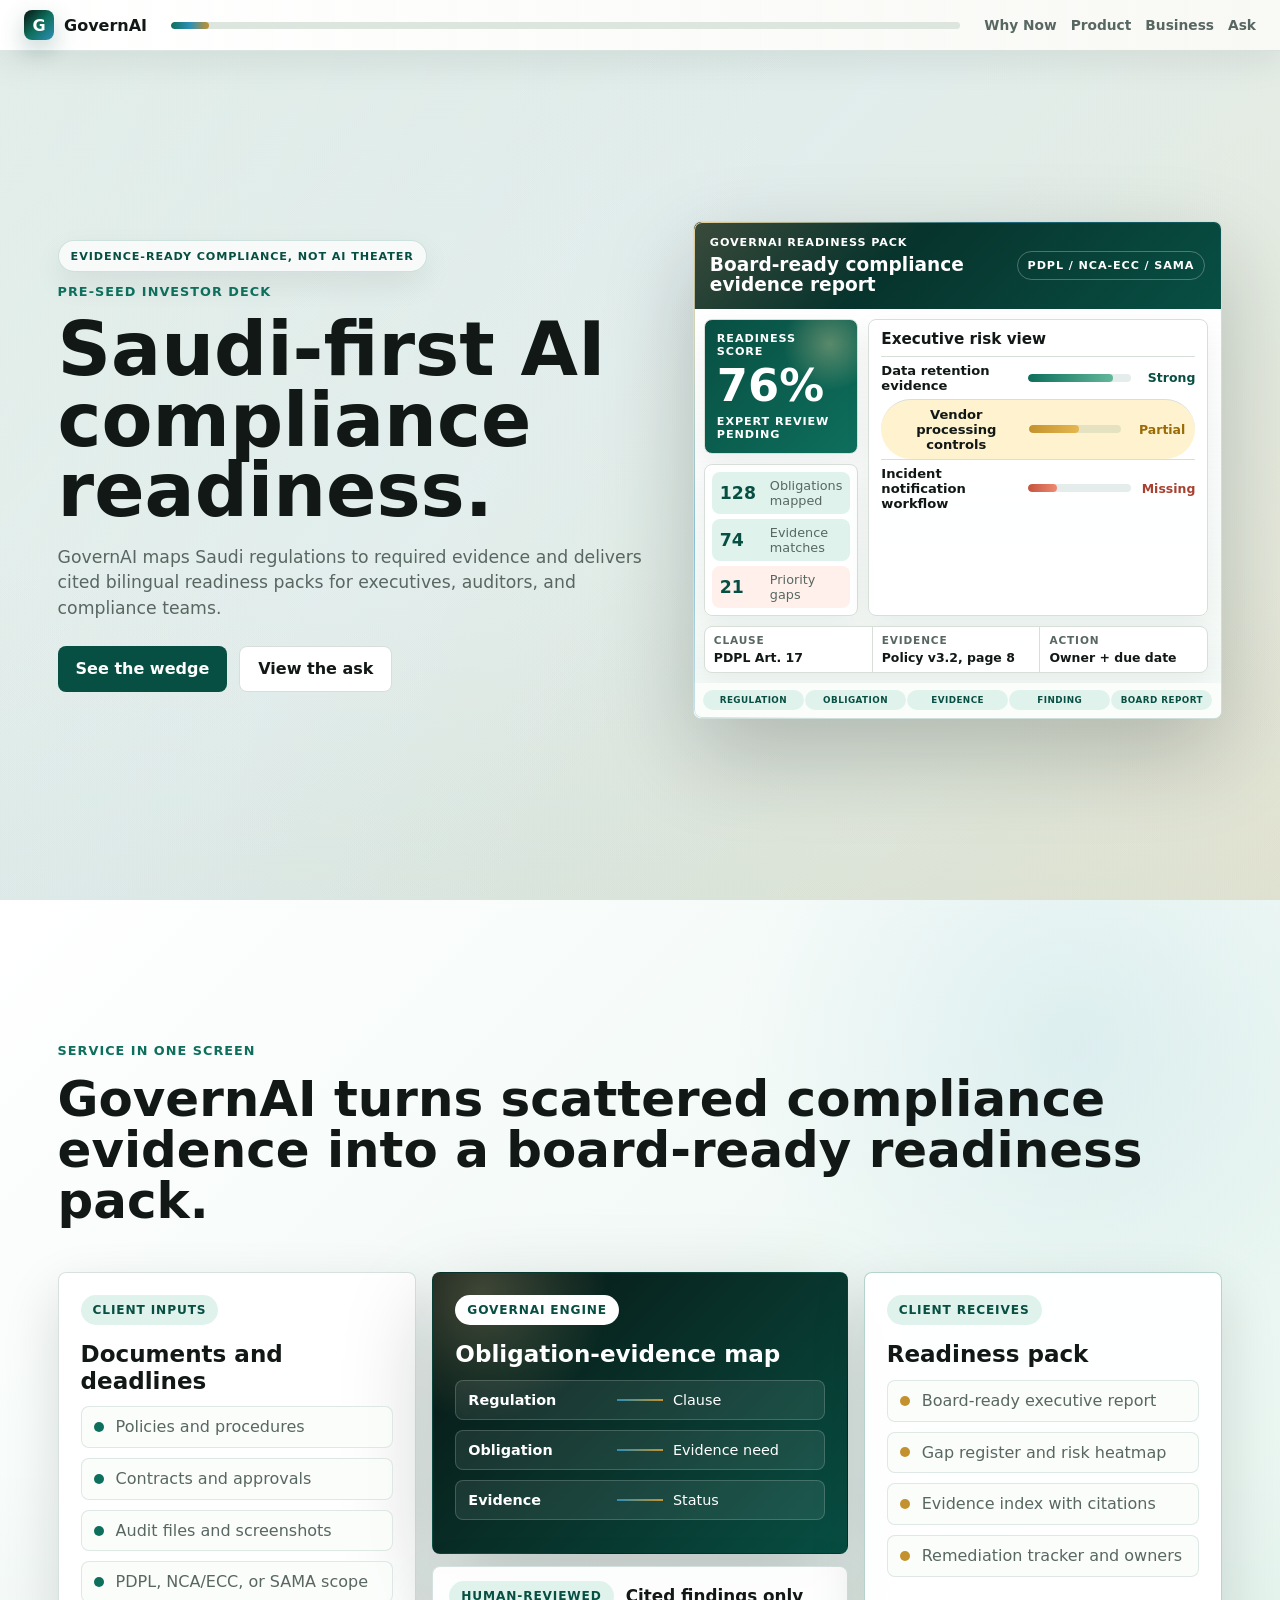
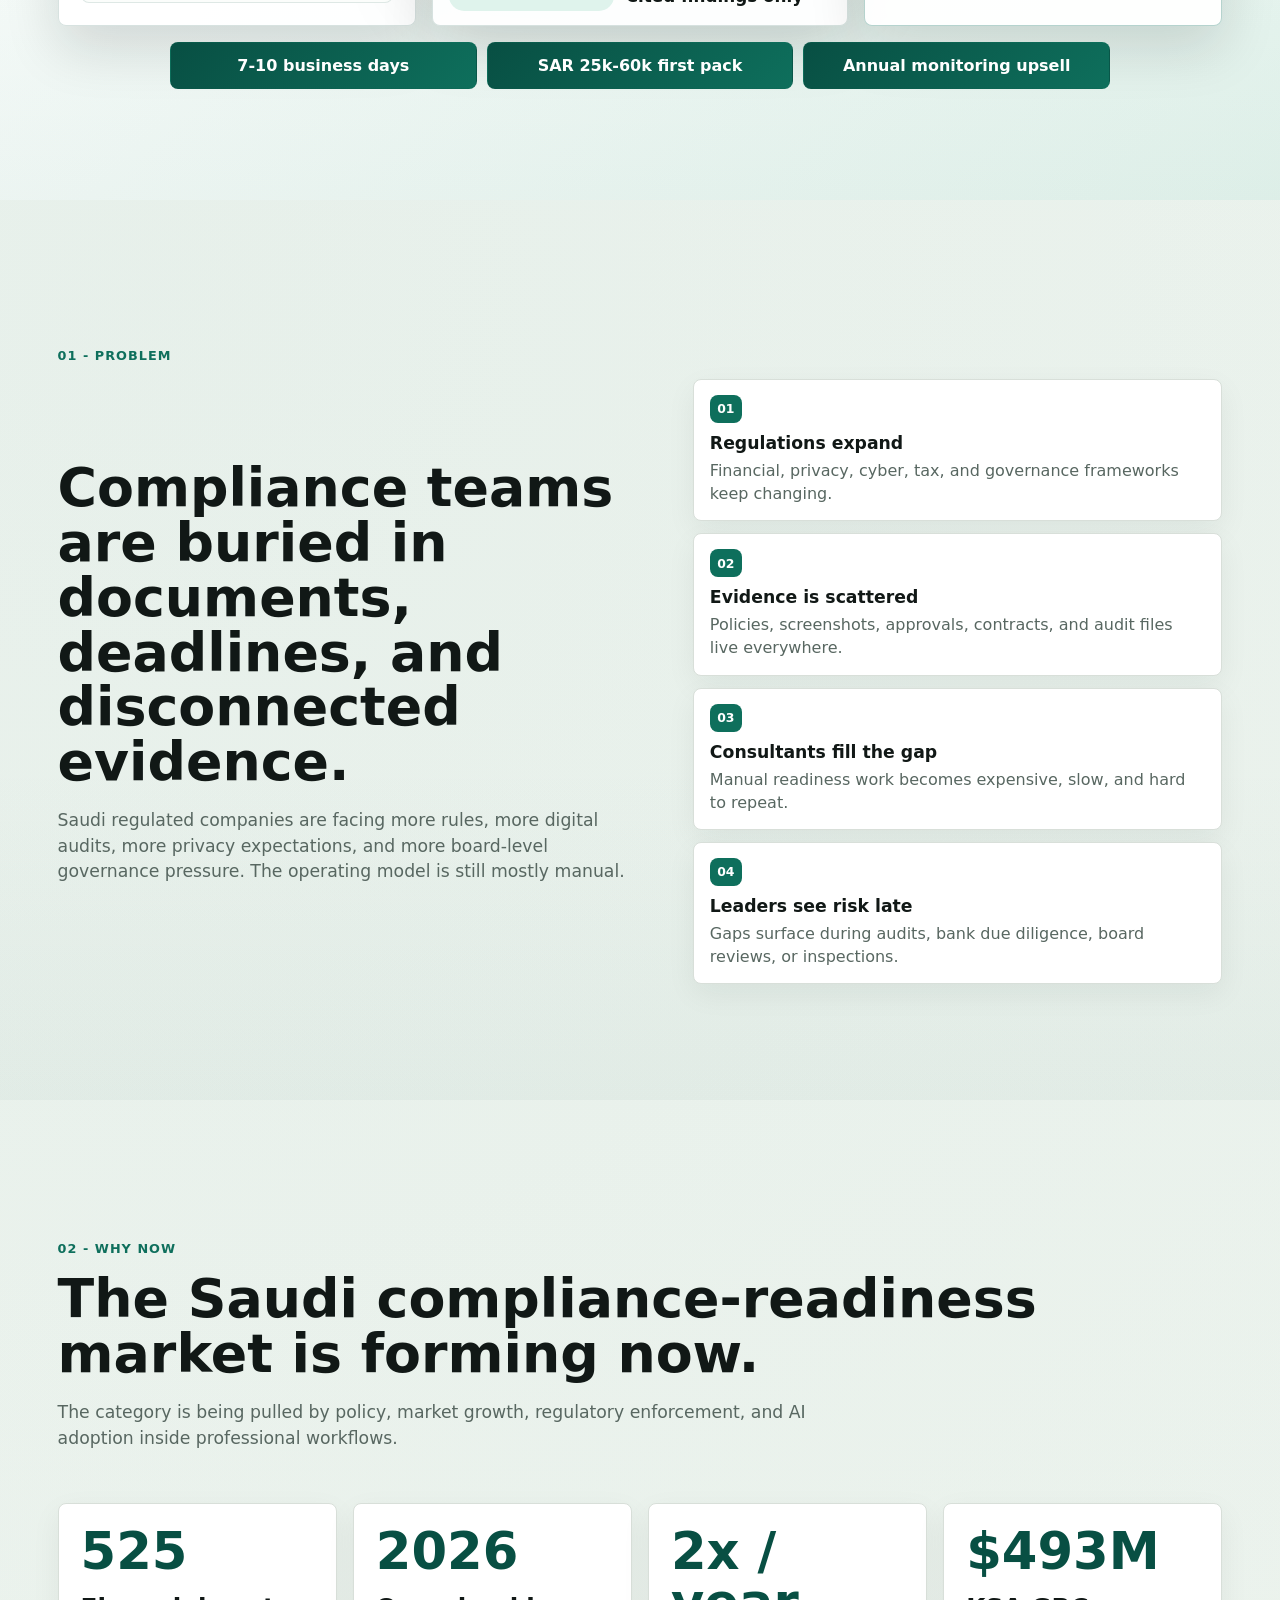
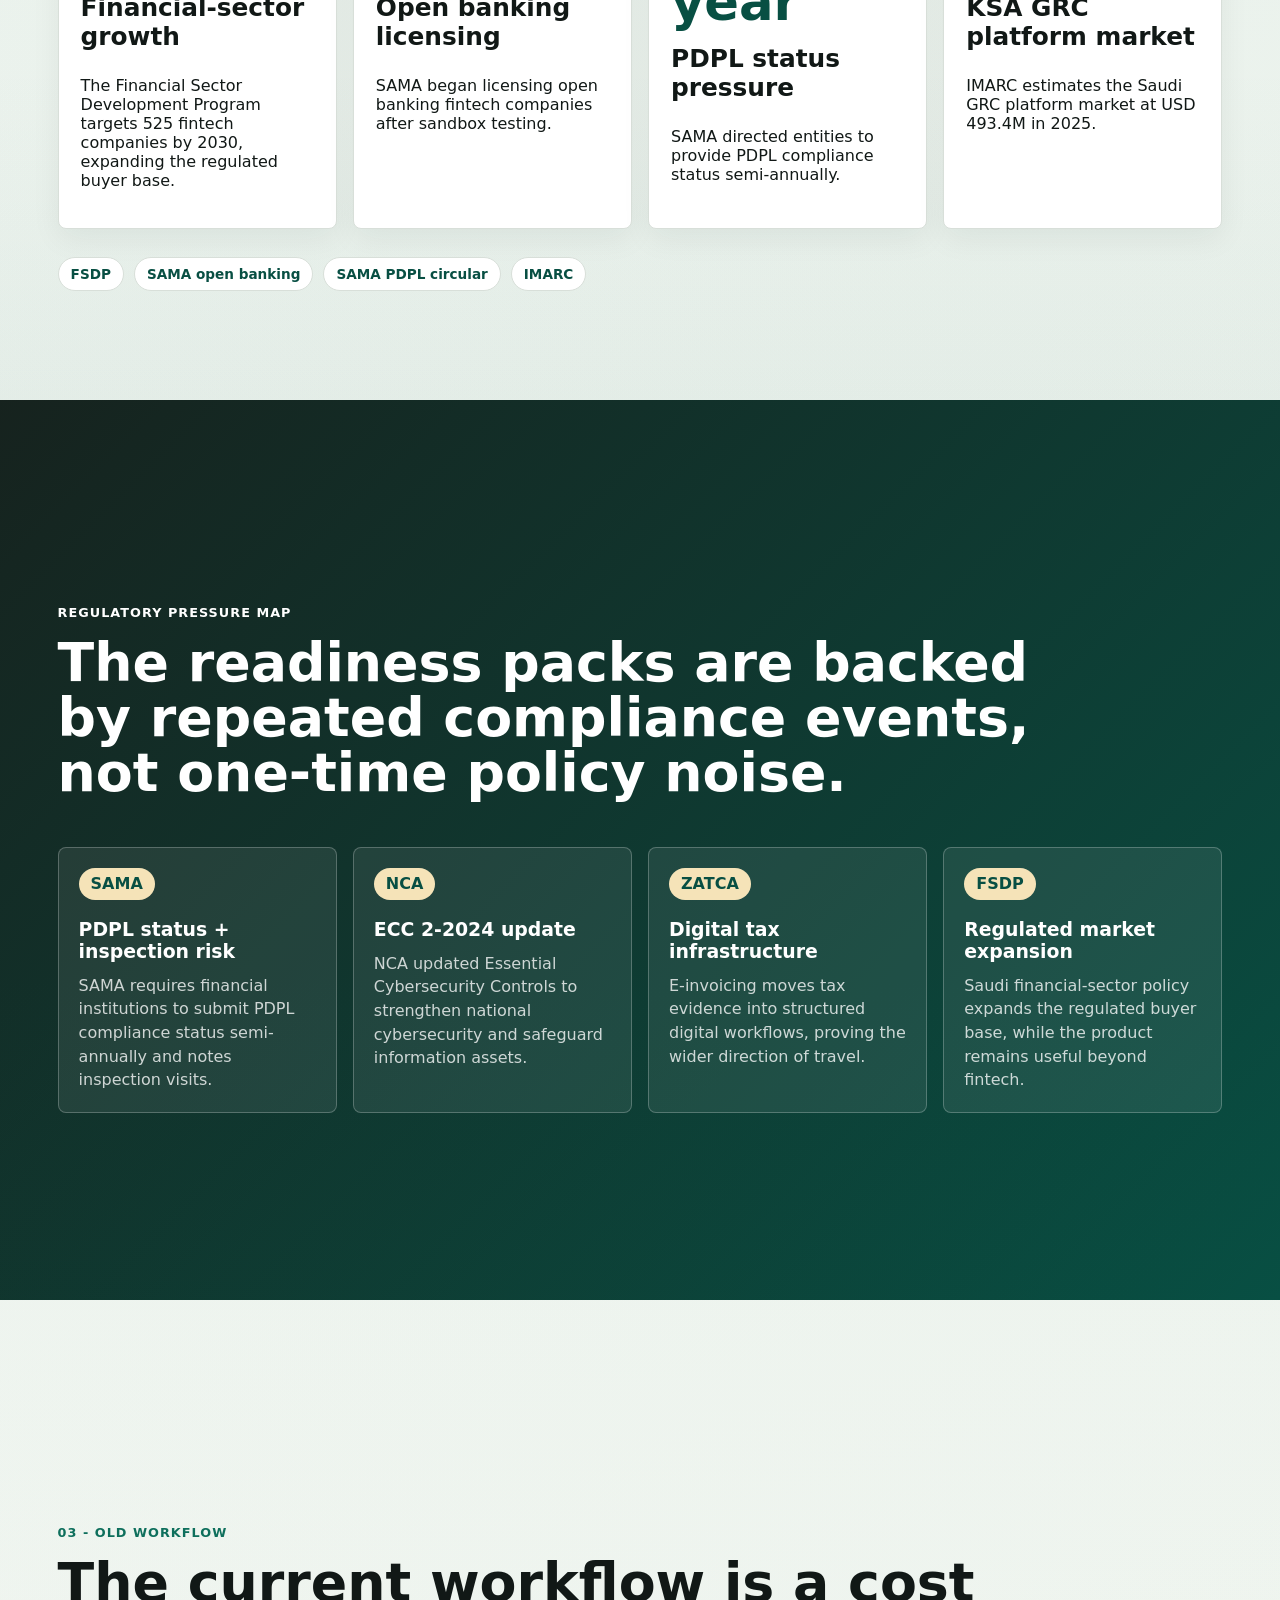
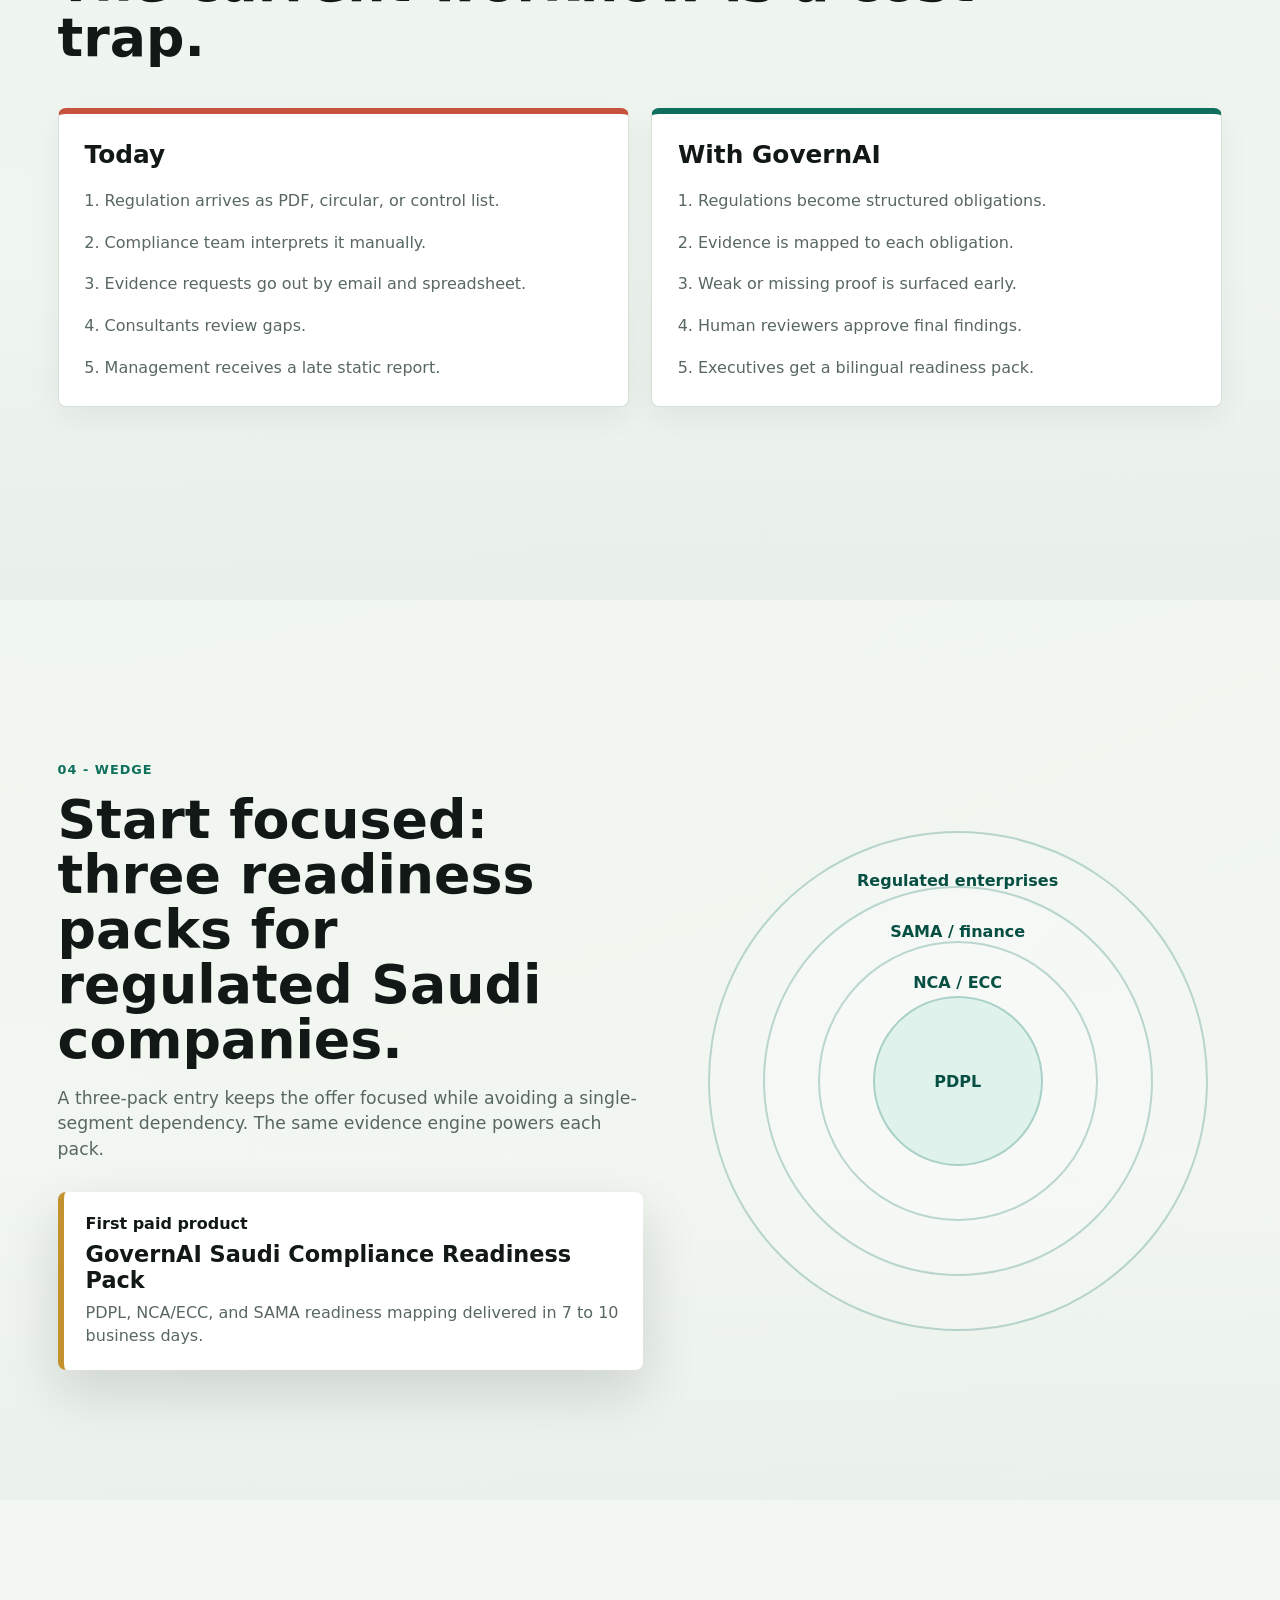
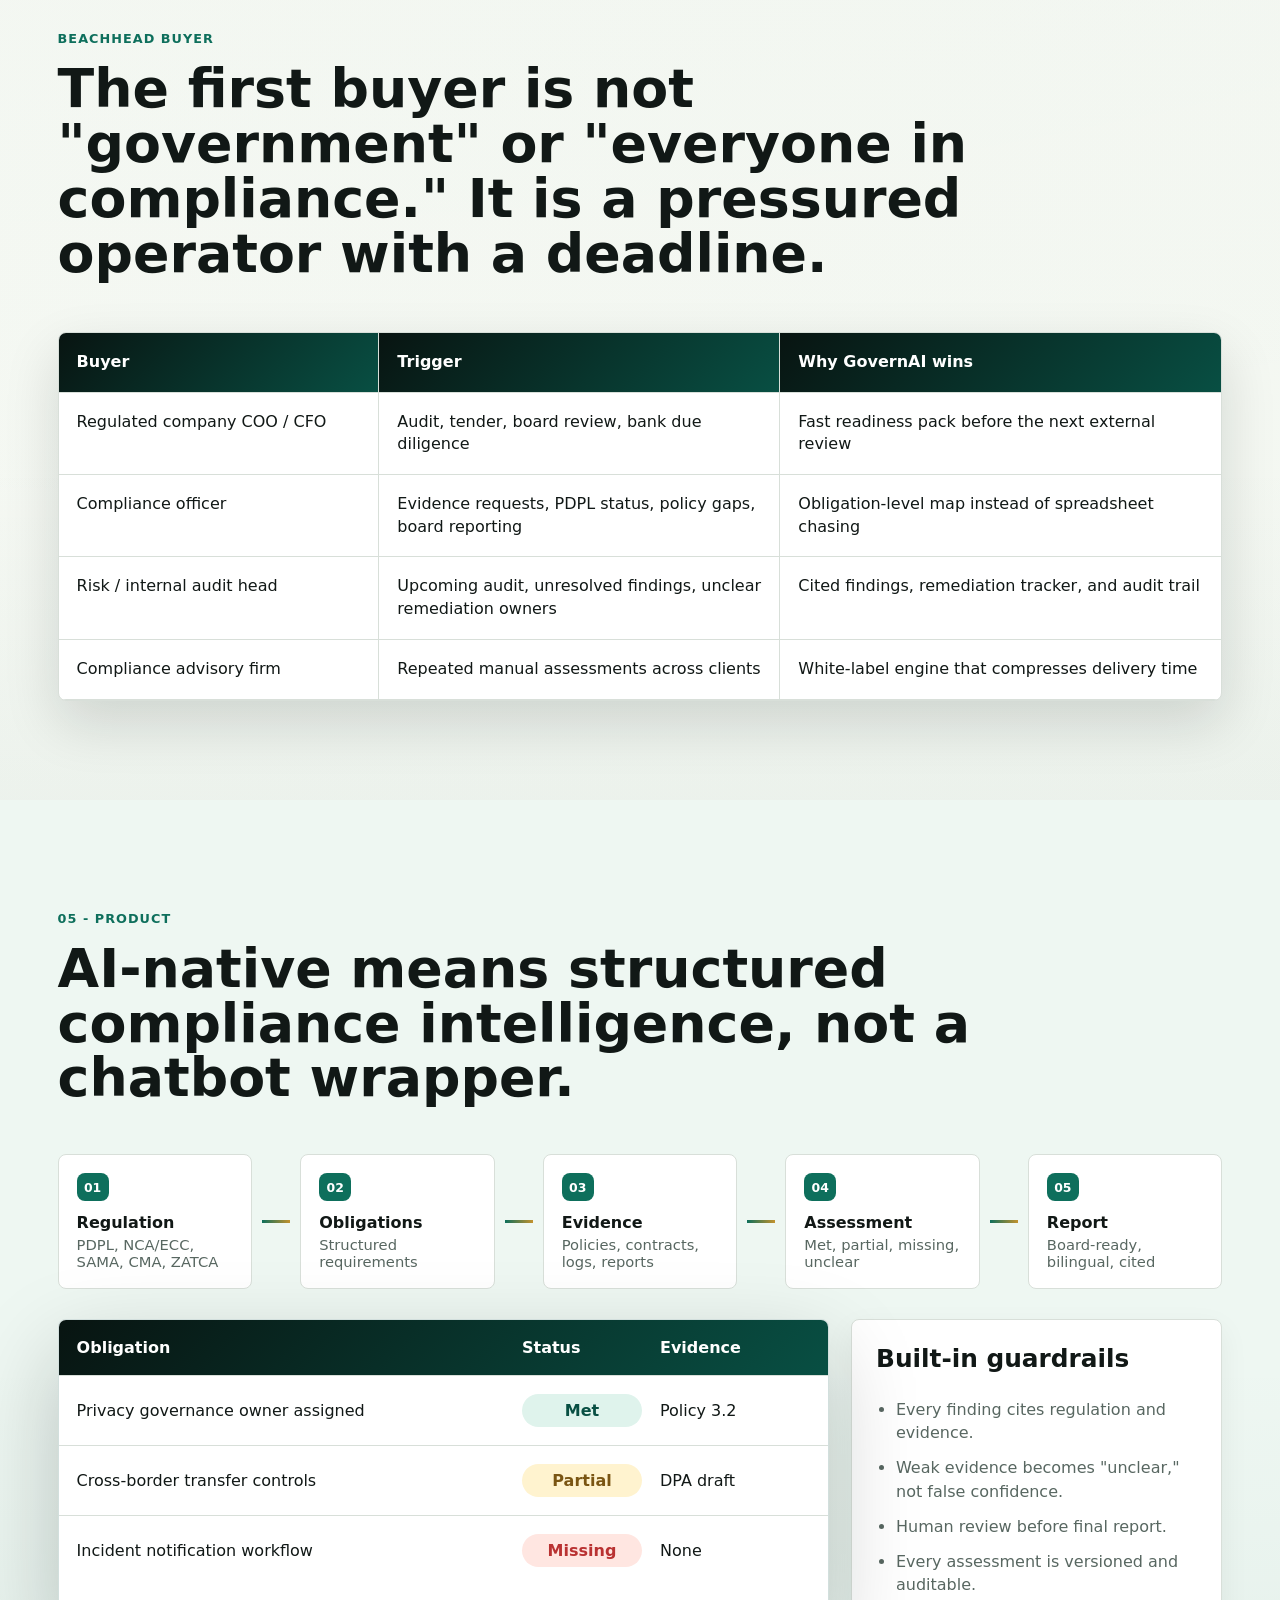
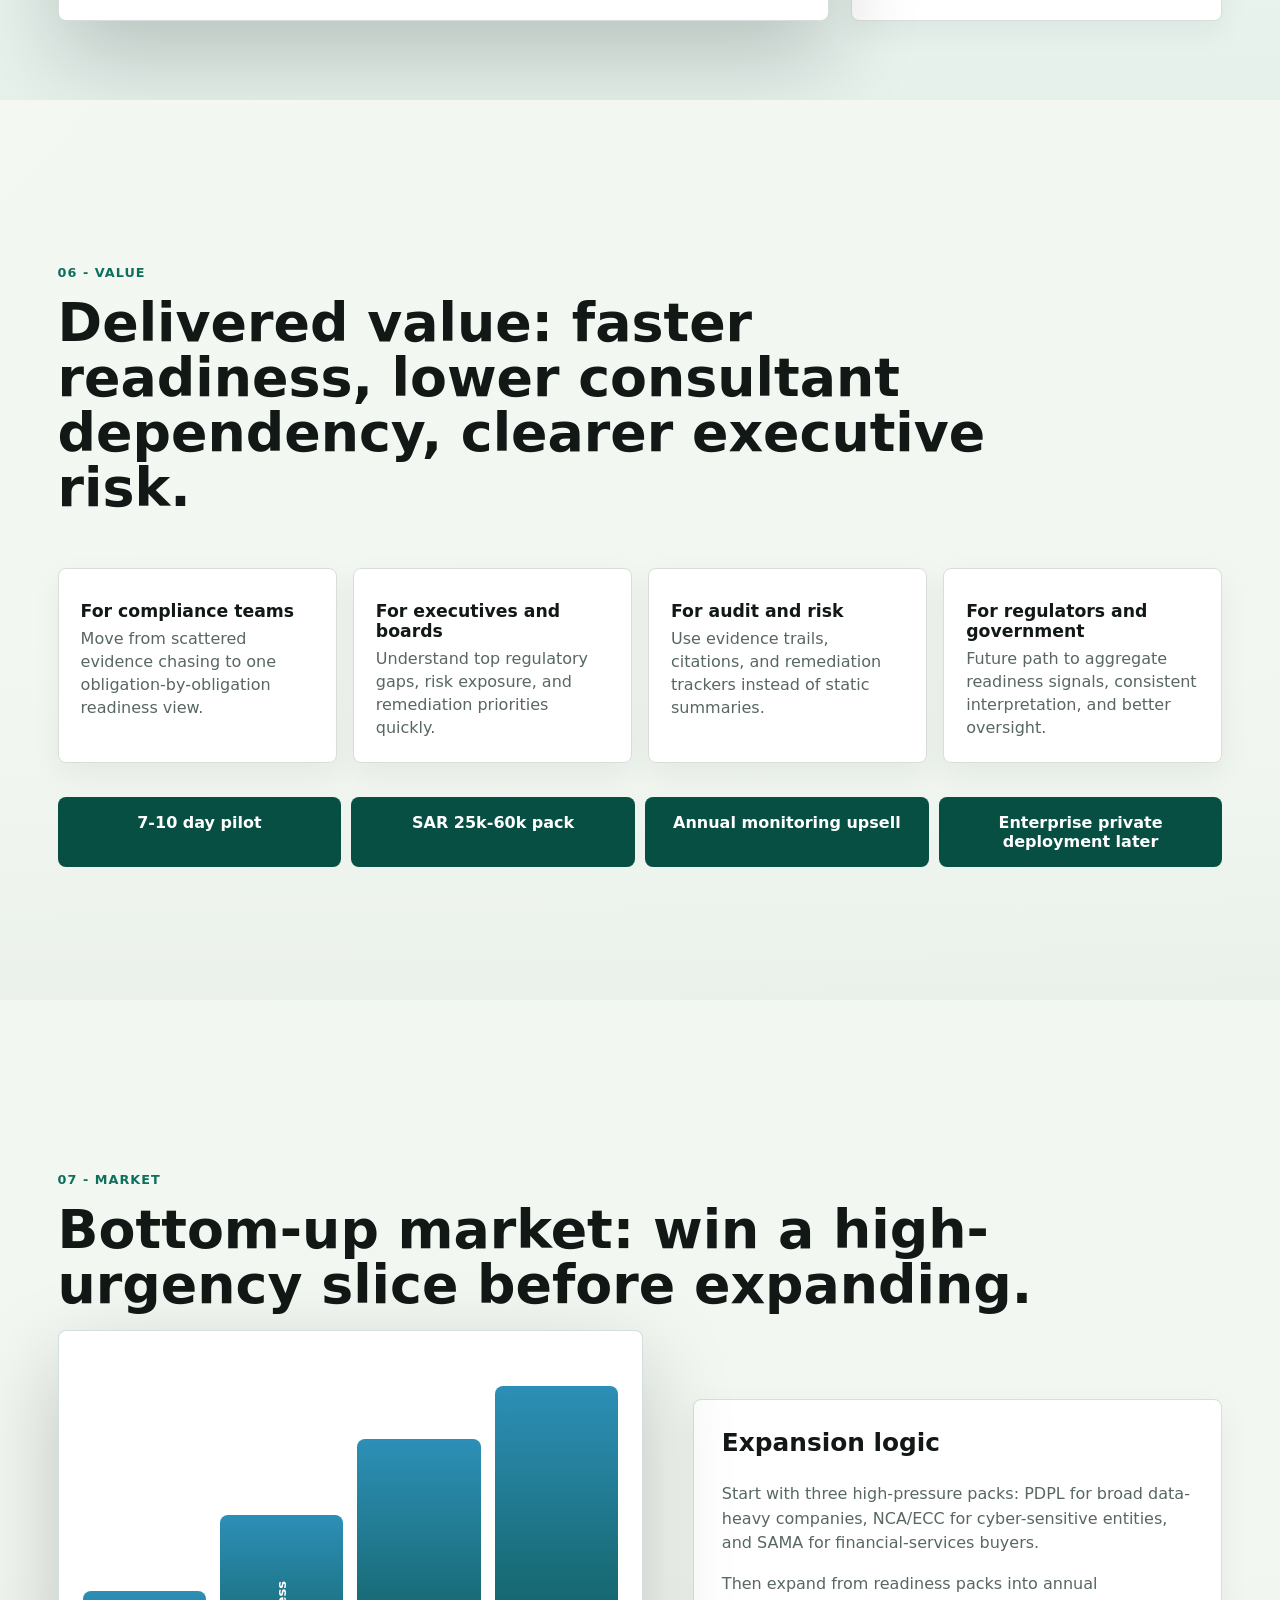
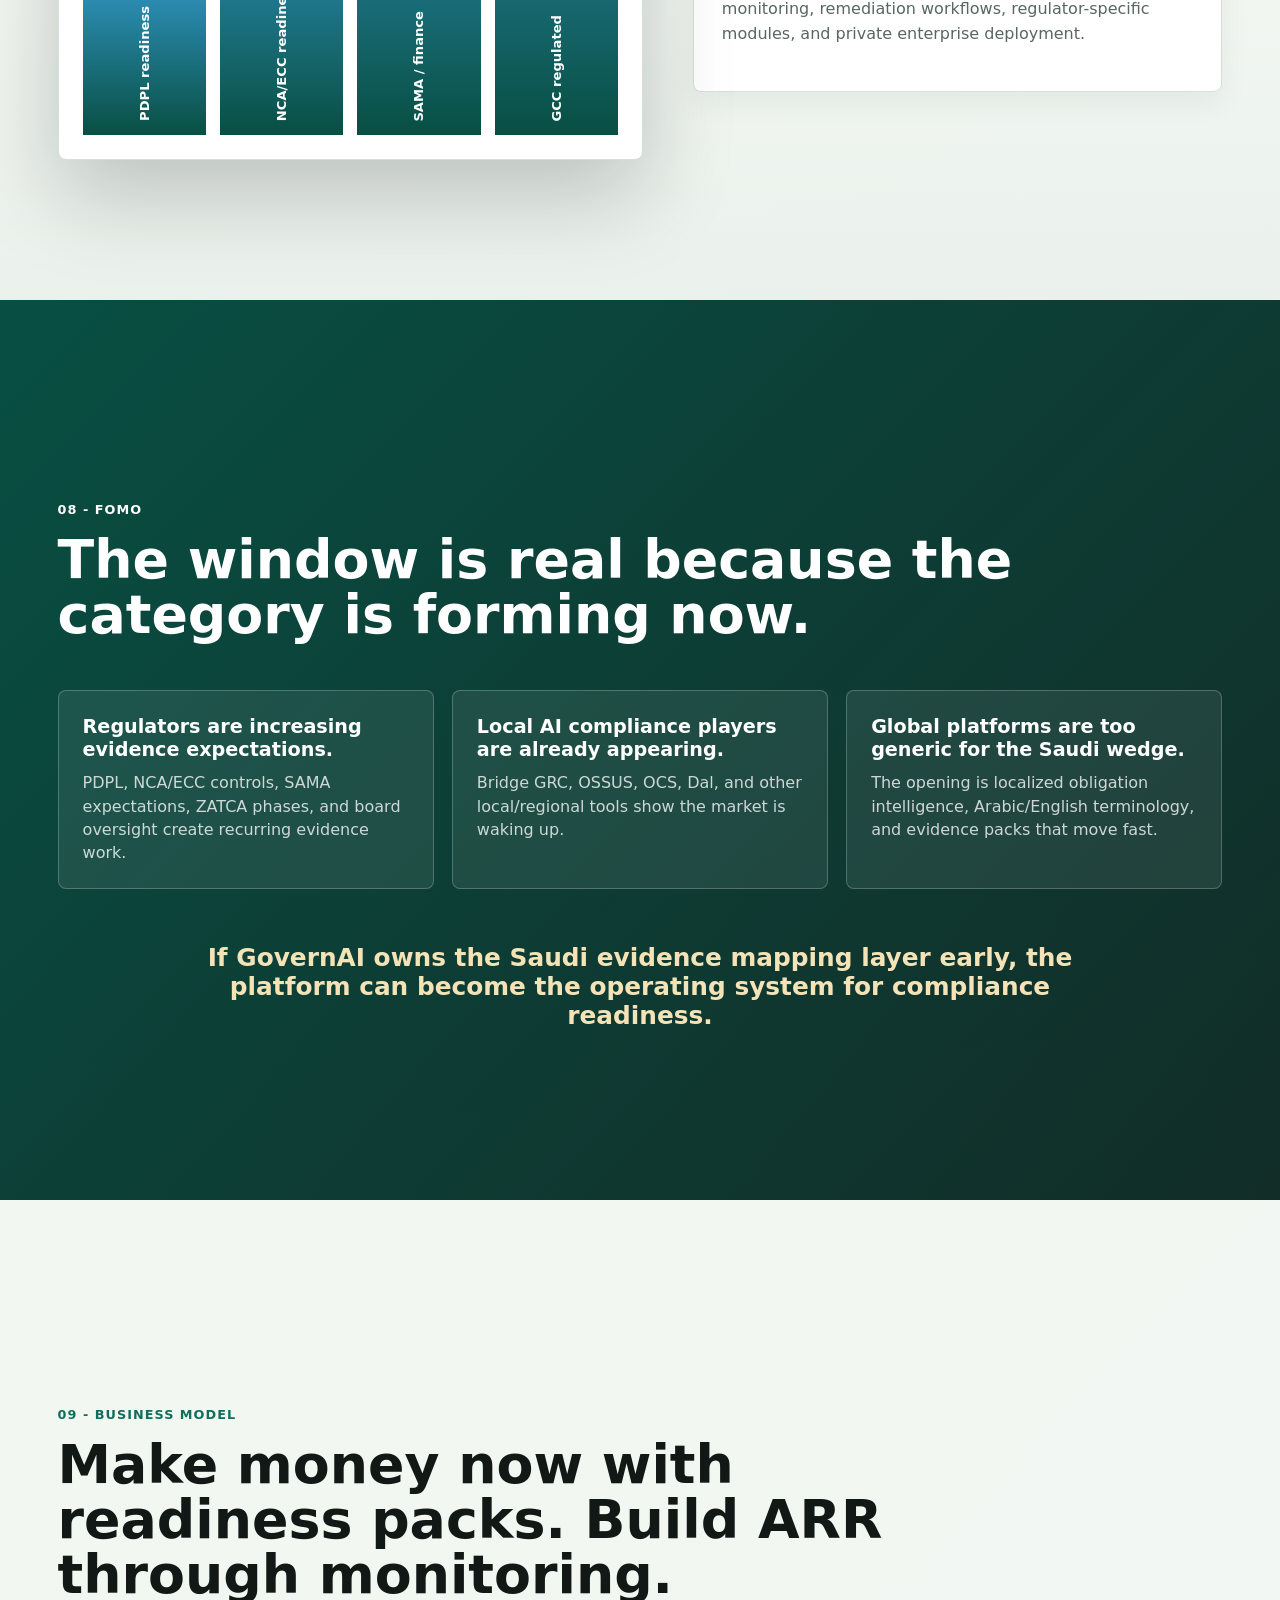
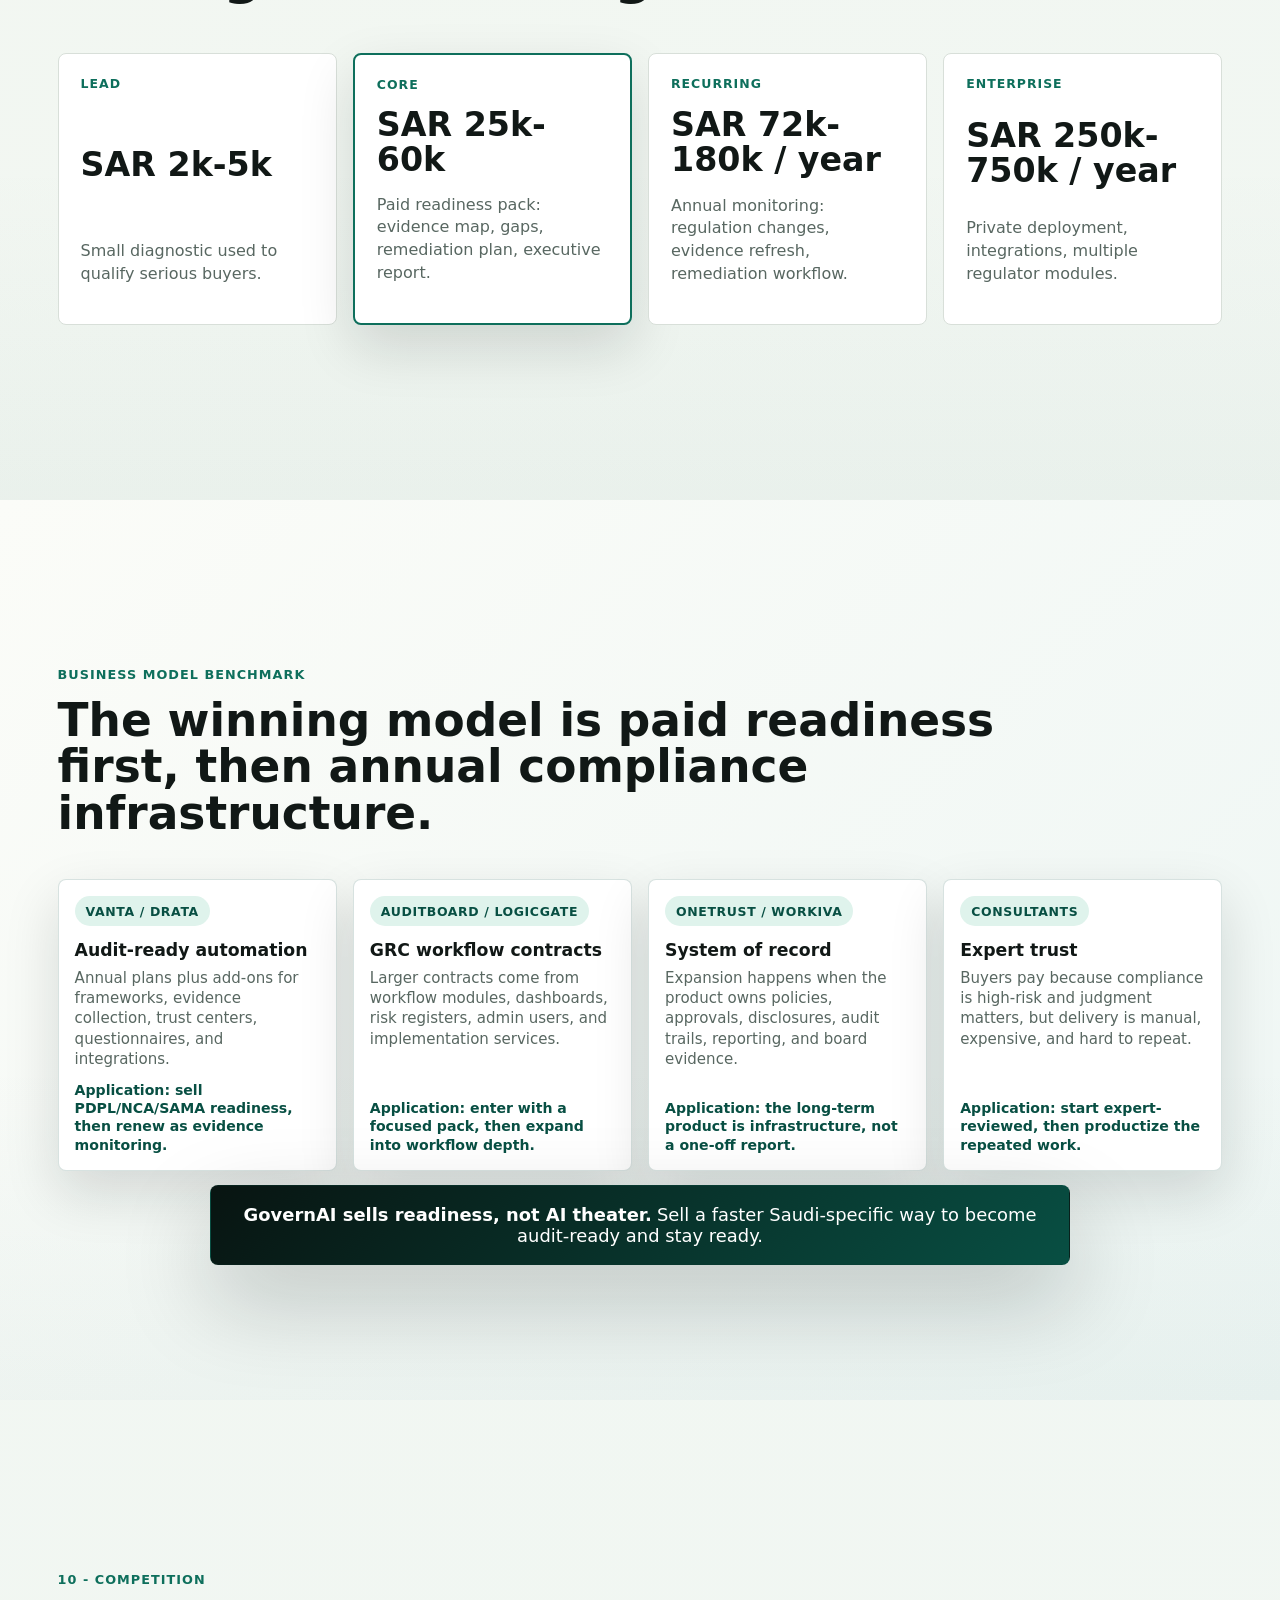
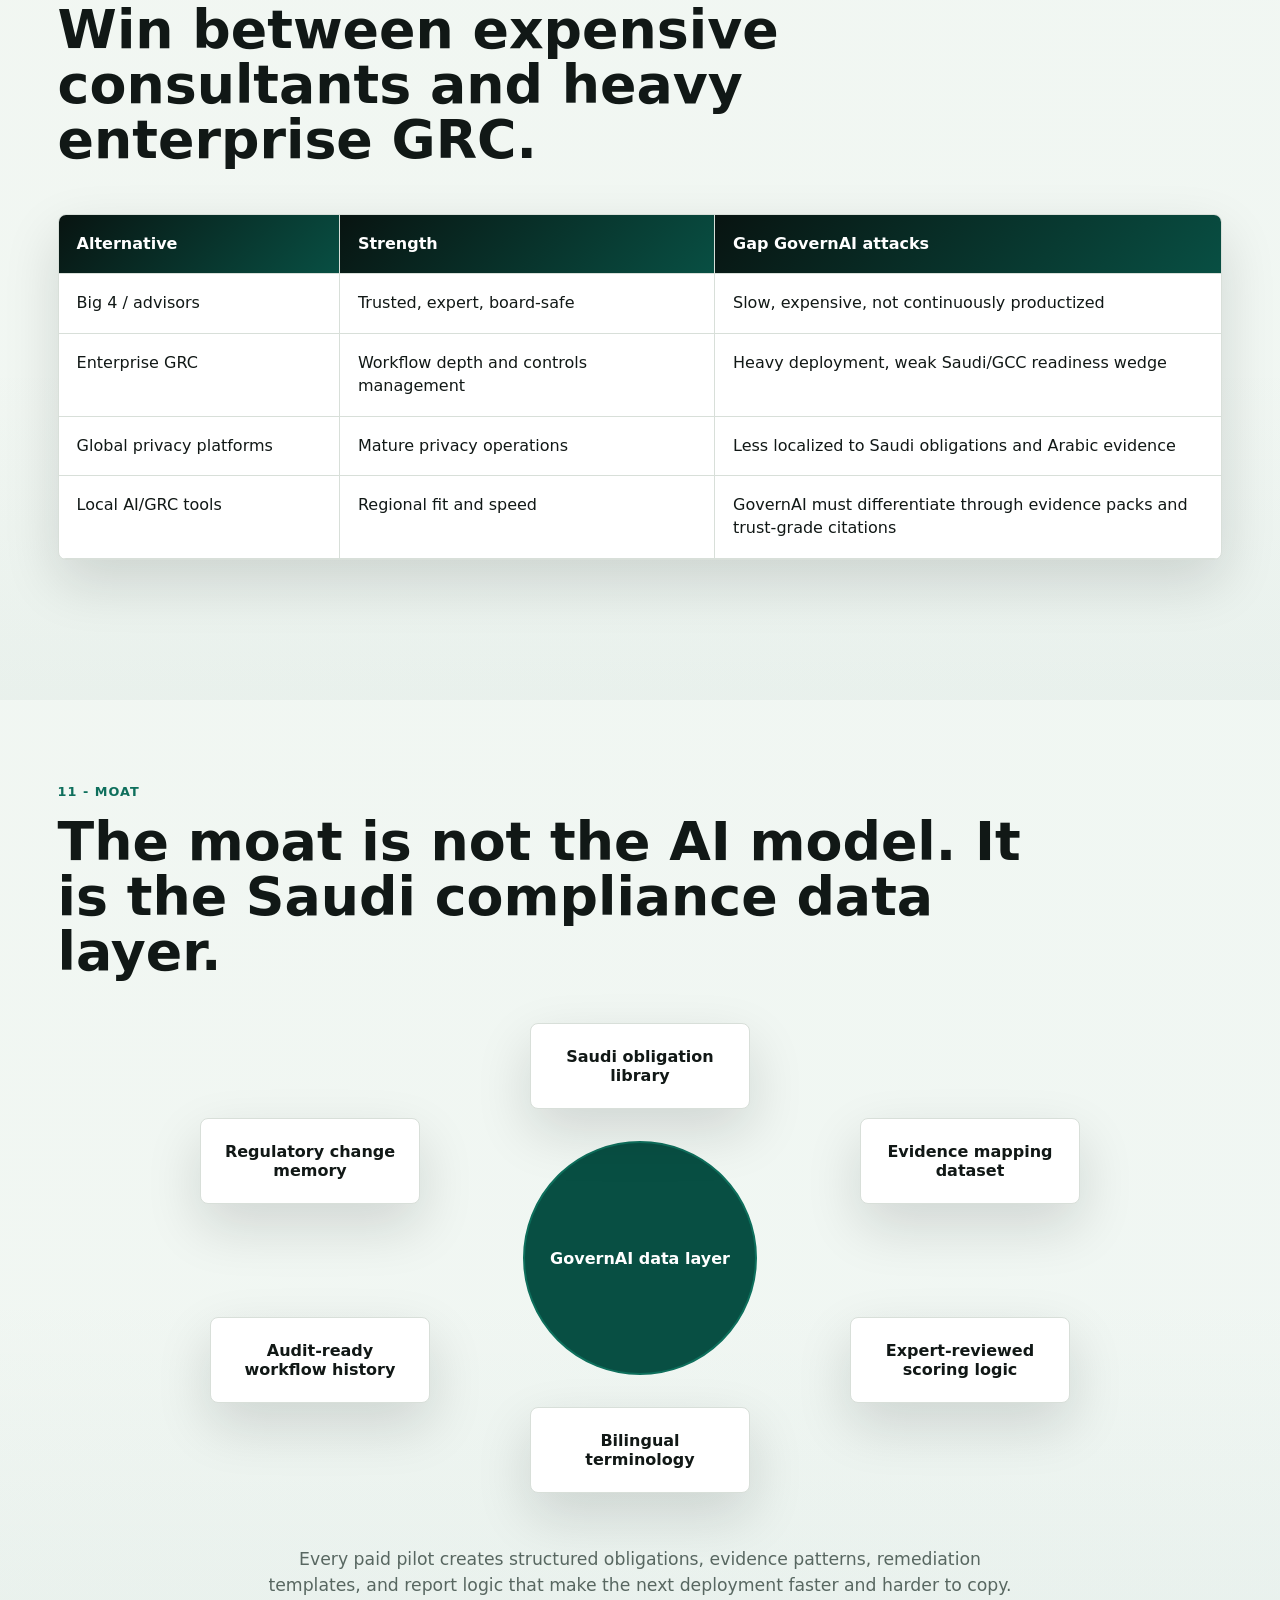
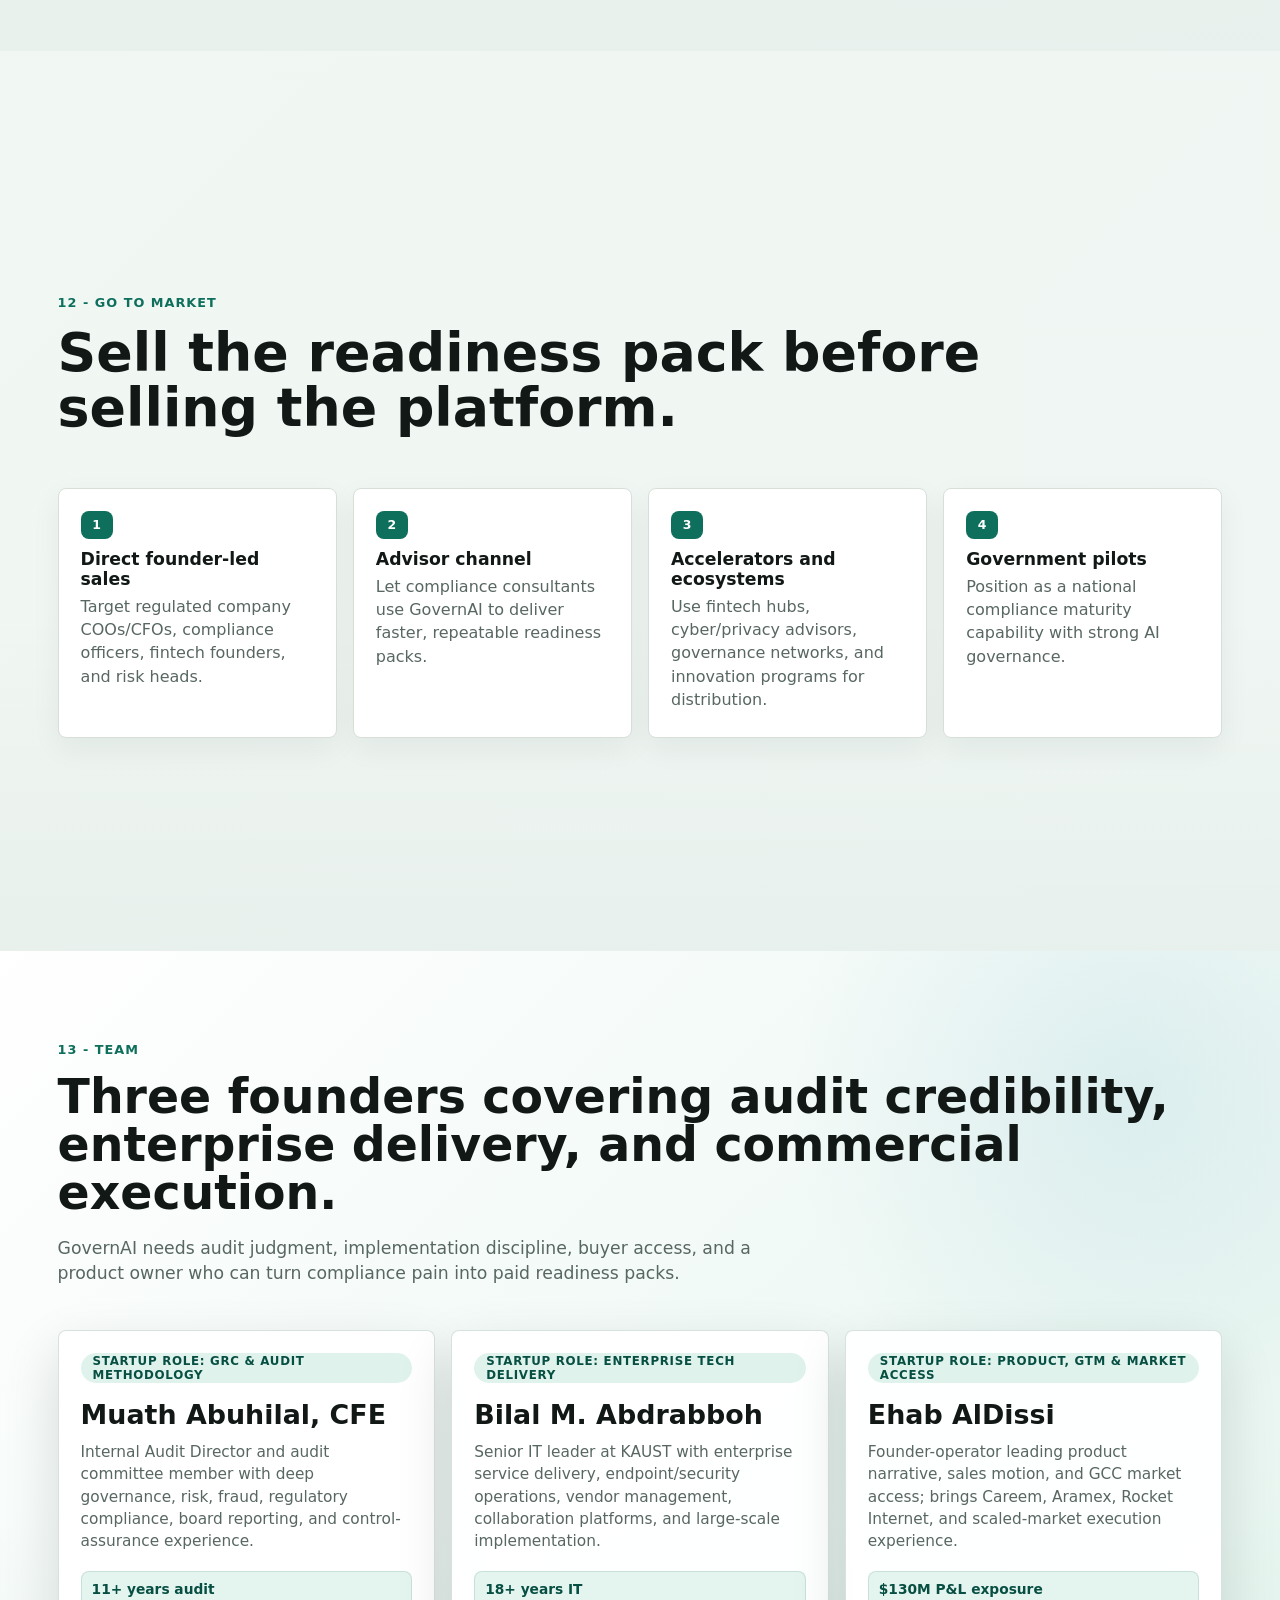
<file: index.html>
<!doctype html>
<html lang="en">
  <head>
    <meta charset="UTF-8" />
    <meta name="viewport" content="width=device-width, initial-scale=1.0" />
    <meta
      name="description"
      content="GovernAI investor pitch deck: Saudi-first AI-native compliance readiness for regulated companies."
    />
    <title>GovernAI Investor Pitch Deck</title>
    <link rel="stylesheet" href="src/styles.css?v=team-balanced" />
  </head>
  <body>
    <header class="deck-shell" aria-label="Deck navigation">
      <a class="brand" href="#slide-1" aria-label="GovernAI home">
        <span class="brand-mark">G</span>
        <span>GovernAI</span>
      </a>
      <div class="progress-track" aria-hidden="true">
        <span id="progressBar"></span>
      </div>
      <nav class="nav-links" aria-label="Slides">
        <a href="#slide-3">Why Now</a>
        <a href="#slide-6">Product</a>
        <a href="#slide-10">Business</a>
        <a href="#slide-14">Ask</a>
      </nav>
    </header>

    <main id="deck">
      <section class="slide hero" id="slide-1" data-title="Title">
        <div class="hero-grid">
          <div class="hero-copy">
            <p class="eyebrow">Pre-seed investor deck</p>
            <h1>Saudi-first AI compliance readiness.</h1>
            <p class="lead">
              GovernAI maps Saudi regulations to required evidence and delivers cited bilingual
              readiness packs for executives, auditors, and compliance teams.
            </p>
            <div class="hero-actions">
              <a class="primary-action" href="#slide-5">See the wedge</a>
              <a class="secondary-action" href="#slide-14">View the ask</a>
            </div>
          </div>

          <div class="command-visual report-preview" aria-label="GovernAI board-ready readiness report preview">
            <div class="report-cover">
              <div>
                <span>GovernAI Readiness Pack</span>
                <b>Board-ready compliance evidence report</b>
              </div>
              <small>PDPL / NCA-ECC / SAMA</small>
            </div>
            <div class="report-body">
              <div class="report-score">
                <span>Readiness score</span>
                <b>76%</b>
                <small>Expert review pending</small>
              </div>
              <div class="report-summary">
                <div>
                  <span>128</span>
                  <p>Obligations mapped</p>
                </div>
                <div>
                  <span>74</span>
                  <p>Evidence matches</p>
                </div>
                <div class="risk">
                  <span>21</span>
                  <p>Priority gaps</p>
                </div>
              </div>
              <div class="report-section">
                <b>Executive risk view</b>
                <div class="risk-row" style="--w:82%">
                  <span>Data retention evidence</span>
                  <i></i>
                  <em>Strong</em>
                </div>
                <div class="risk-row warn" style="--w:54%">
                  <span>Vendor processing controls</span>
                  <i></i>
                  <em>Partial</em>
                </div>
                <div class="risk-row danger" style="--w:28%">
                  <span>Incident notification workflow</span>
                  <i></i>
                  <em>Missing</em>
                </div>
              </div>
              <div class="report-evidence">
                <div>
                  <span>Clause</span>
                  <b>PDPL Art. 17</b>
                </div>
                <div>
                  <span>Evidence</span>
                  <b>Policy v3.2, page 8</b>
                </div>
                <div>
                  <span>Action</span>
                  <b>Owner + due date</b>
                </div>
              </div>
            </div>
            <div class="report-footer">
              <span>Regulation</span>
              <span>Obligation</span>
              <span>Evidence</span>
              <span>Finding</span>
              <span>Board report</span>
            </div>
          </div>
        </div>
      </section>

      <section class="slide service-explainer" id="slide-1a" data-title="Service">
        <div class="section-kicker">Service in one screen</div>
        <h2>GovernAI turns scattered compliance evidence into a board-ready readiness pack.</h2>
        <div class="service-flow" aria-label="GovernAI service workflow">
          <article class="service-panel input-panel">
            <span>Client inputs</span>
            <b>Documents and deadlines</b>
            <ul>
              <li>Policies and procedures</li>
              <li>Contracts and approvals</li>
              <li>Audit files and screenshots</li>
              <li>PDPL, NCA/ECC, or SAMA scope</li>
            </ul>
          </article>
          <div class="service-engine" aria-label="GovernAI evidence mapping engine">
            <div class="engine-card">
              <span>GovernAI engine</span>
              <b>Obligation-evidence map</b>
              <div class="engine-rows">
                <p><strong>Regulation</strong><i></i><em>Clause</em></p>
                <p><strong>Obligation</strong><i></i><em>Evidence need</em></p>
                <p><strong>Evidence</strong><i></i><em>Status</em></p>
              </div>
            </div>
            <div class="review-badge">
              <span>Human-reviewed</span>
              <b>Cited findings only</b>
            </div>
          </div>
          <article class="service-panel output-panel">
            <span>Client receives</span>
            <b>Readiness pack</b>
            <ul>
              <li>Board-ready executive report</li>
              <li>Gap register and risk heatmap</li>
              <li>Evidence index with citations</li>
              <li>Remediation tracker and owners</li>
            </ul>
          </article>
        </div>
        <div class="service-strip">
          <span>7-10 business days</span>
          <span>SAR 25k-60k first pack</span>
          <span>Annual monitoring upsell</span>
        </div>
      </section>

      <section class="slide" id="slide-2" data-title="Problem">
        <div class="section-kicker">01 - Problem</div>
        <div class="two-col">
          <div>
            <h2>Compliance teams are buried in documents, deadlines, and disconnected evidence.</h2>
            <p class="slide-intro">
              Saudi regulated companies are facing more rules, more digital audits, more privacy
              expectations, and more board-level governance pressure. The operating model is still
              mostly manual.
            </p>
          </div>
          <div class="pain-stack">
            <div>
              <span>01</span>
              <b>Regulations expand</b>
              <p>Financial, privacy, cyber, tax, and governance frameworks keep changing.</p>
            </div>
            <div>
              <span>02</span>
              <b>Evidence is scattered</b>
              <p>Policies, screenshots, approvals, contracts, and audit files live everywhere.</p>
            </div>
            <div>
              <span>03</span>
              <b>Consultants fill the gap</b>
              <p>Manual readiness work becomes expensive, slow, and hard to repeat.</p>
            </div>
            <div>
              <span>04</span>
              <b>Leaders see risk late</b>
              <p>Gaps surface during audits, bank due diligence, board reviews, or inspections.</p>
            </div>
          </div>
        </div>
      </section>

      <section class="slide evidence" id="slide-3" data-title="Why Now">
        <div class="section-kicker">02 - Why now</div>
        <h2>The Saudi compliance-readiness market is forming now.</h2>
        <p class="slide-intro">
          The category is being pulled by policy, market growth, regulatory enforcement, and AI
          adoption inside professional workflows.
        </p>
        <div class="evidence-grid">
          <article>
            <span class="metric">525</span>
            <h3>Financial-sector growth</h3>
            <p>The Financial Sector Development Program targets 525 fintech companies by 2030, expanding the regulated buyer base.</p>
          </article>
          <article>
            <span class="metric">2026</span>
            <h3>Open banking licensing</h3>
            <p>SAMA began licensing open banking fintech companies after sandbox testing.</p>
          </article>
          <article>
            <span class="metric">2x / year</span>
            <h3>PDPL status pressure</h3>
            <p>SAMA directed entities to provide PDPL compliance status semi-annually.</p>
          </article>
          <article>
            <span class="metric">$493M</span>
            <h3>KSA GRC platform market</h3>
            <p>IMARC estimates the Saudi GRC platform market at USD 493.4M in 2025.</p>
          </article>
        </div>
        <div class="source-row">
          <a href="https://www.mof.gov.sa/en/about/Pages/Development_Program.aspx">FSDP</a>
          <a href="https://www.sama.gov.sa/en-US/News/Pages/news-1135.aspx">SAMA open banking</a>
          <a href="https://rulebook.sama.gov.sa/en/compliance-updated-personal-data-protection-law-and-its-implementing-regulations">SAMA PDPL circular</a>
          <a href="https://www.imarcgroup.com/saudi-arabia-governance-risk-compliance-platform-market">IMARC</a>
        </div>
      </section>

      <section class="slide pressure" id="slide-3b" data-title="Regulatory Pressure">
        <div class="section-kicker">Regulatory pressure map</div>
        <h2>The readiness packs are backed by repeated compliance events, not one-time policy noise.</h2>
        <div class="pressure-map">
          <article>
            <span>SAMA</span>
            <b>PDPL status + inspection risk</b>
            <p>SAMA requires financial institutions to submit PDPL compliance status semi-annually and notes inspection visits.</p>
          </article>
          <article>
            <span>NCA</span>
            <b>ECC 2-2024 update</b>
            <p>NCA updated Essential Cybersecurity Controls to strengthen national cybersecurity and safeguard information assets.</p>
          </article>
          <article>
            <span>ZATCA</span>
            <b>Digital tax infrastructure</b>
            <p>E-invoicing moves tax evidence into structured digital workflows, proving the wider direction of travel.</p>
          </article>
          <article>
            <span>FSDP</span>
            <b>Regulated market expansion</b>
            <p>Saudi financial-sector policy expands the regulated buyer base, while the product remains useful beyond fintech.</p>
          </article>
        </div>
      </section>

      <section class="slide" id="slide-4" data-title="Old Way">
        <div class="section-kicker">03 - Old workflow</div>
        <h2>The current workflow is a cost trap.</h2>
        <div class="before-after">
          <div class="workflow old">
            <h3>Today</h3>
            <ol>
              <li>Regulation arrives as PDF, circular, or control list.</li>
              <li>Compliance team interprets it manually.</li>
              <li>Evidence requests go out by email and spreadsheet.</li>
              <li>Consultants review gaps.</li>
              <li>Management receives a late static report.</li>
            </ol>
          </div>
          <div class="workflow new">
            <h3>With GovernAI</h3>
            <ol>
              <li>Regulations become structured obligations.</li>
              <li>Evidence is mapped to each obligation.</li>
              <li>Weak or missing proof is surfaced early.</li>
              <li>Human reviewers approve final findings.</li>
              <li>Executives get a bilingual readiness pack.</li>
            </ol>
          </div>
        </div>
      </section>

      <section class="slide" id="slide-5" data-title="Wedge">
        <div class="section-kicker">04 - Wedge</div>
        <div class="wedge-layout">
          <div>
            <h2>Start focused: three readiness packs for regulated Saudi companies.</h2>
            <p class="slide-intro">
              A three-pack entry keeps the offer focused while avoiding a single-segment dependency.
              The same evidence engine powers each pack.
            </p>
            <div class="callout">
              <b>First paid product</b>
              <span>GovernAI Saudi Compliance Readiness Pack</span>
              <small>PDPL, NCA/ECC, and SAMA readiness mapping delivered in 7 to 10 business days.</small>
            </div>
          </div>
          <div class="target-rings" aria-label="Target customer rings">
            <div class="ring ring-1">PDPL</div>
            <div class="ring ring-2">NCA / ECC</div>
            <div class="ring ring-3">SAMA / finance</div>
            <div class="ring ring-4">Regulated enterprises</div>
          </div>
        </div>
      </section>

      <section class="slide buyer" id="slide-5a" data-title="Beachhead Buyer">
        <div class="section-kicker">Beachhead buyer</div>
        <h2>The first buyer is not "government" or "everyone in compliance." It is a pressured operator with a deadline.</h2>
        <div class="buyer-table">
          <div class="buyer-head">Buyer</div>
          <div class="buyer-head">Trigger</div>
          <div class="buyer-head">Why GovernAI wins</div>
          <div>Regulated company COO / CFO</div>
          <div>Audit, tender, board review, bank due diligence</div>
          <div>Fast readiness pack before the next external review</div>
          <div>Compliance officer</div>
          <div>Evidence requests, PDPL status, policy gaps, board reporting</div>
          <div>Obligation-level map instead of spreadsheet chasing</div>
          <div>Risk / internal audit head</div>
          <div>Upcoming audit, unresolved findings, unclear remediation owners</div>
          <div>Cited findings, remediation tracker, and audit trail</div>
          <div>Compliance advisory firm</div>
          <div>Repeated manual assessments across clients</div>
          <div>White-label engine that compresses delivery time</div>
        </div>
      </section>

      <section class="slide product" id="slide-6" data-title="Product">
        <div class="section-kicker">05 - Product</div>
        <h2>AI-native means structured compliance intelligence, not a chatbot wrapper.</h2>
        <div class="pipeline" aria-label="GovernAI product pipeline">
          <div>
            <span>01</span>
            <b>Regulation</b>
            <p>PDPL, NCA/ECC, SAMA, CMA, ZATCA</p>
          </div>
          <i></i>
          <div>
            <span>02</span>
            <b>Obligations</b>
            <p>Structured requirements</p>
          </div>
          <i></i>
          <div>
            <span>03</span>
            <b>Evidence</b>
            <p>Policies, contracts, logs, reports</p>
          </div>
          <i></i>
          <div>
            <span>04</span>
            <b>Assessment</b>
            <p>Met, partial, missing, unclear</p>
          </div>
          <i></i>
          <div>
            <span>05</span>
            <b>Report</b>
            <p>Board-ready, bilingual, cited</p>
          </div>
        </div>
        <div class="product-grid">
          <div class="mock-table">
            <div class="mock-row head">
              <span>Obligation</span><span>Status</span><span>Evidence</span>
            </div>
            <div class="mock-row">
              <span>Privacy governance owner assigned</span><b class="ok">Met</b><span>Policy 3.2</span>
            </div>
            <div class="mock-row">
              <span>Cross-border transfer controls</span><b class="warn">Partial</b><span>DPA draft</span>
            </div>
            <div class="mock-row">
              <span>Incident notification workflow</span><b class="risk-text">Missing</b><span>None</span>
            </div>
          </div>
          <div class="ai-card">
            <h3>Built-in guardrails</h3>
            <ul>
              <li>Every finding cites regulation and evidence.</li>
              <li>Weak evidence becomes "unclear," not false confidence.</li>
              <li>Human review before final report.</li>
              <li>Every assessment is versioned and auditable.</li>
            </ul>
          </div>
        </div>
      </section>

      <section class="slide" id="slide-7" data-title="Delivered Value">
        <div class="section-kicker">06 - Value</div>
        <h2>Delivered value: faster readiness, lower consultant dependency, clearer executive risk.</h2>
        <div class="value-cards">
          <article>
            <b>For compliance teams</b>
            <p>Move from scattered evidence chasing to one obligation-by-obligation readiness view.</p>
          </article>
          <article>
            <b>For executives and boards</b>
            <p>Understand top regulatory gaps, risk exposure, and remediation priorities quickly.</p>
          </article>
          <article>
            <b>For audit and risk</b>
            <p>Use evidence trails, citations, and remediation trackers instead of static summaries.</p>
          </article>
          <article>
            <b>For regulators and government</b>
            <p>Future path to aggregate readiness signals, consistent interpretation, and better oversight.</p>
          </article>
        </div>
        <div class="roi-strip">
          <span>7-10 day pilot</span>
          <span>SAR 25k-60k pack</span>
          <span>Annual monitoring upsell</span>
          <span>Enterprise private deployment later</span>
        </div>
      </section>

      <section class="slide" id="slide-8" data-title="Market">
        <div class="section-kicker">07 - Market</div>
        <h2>Bottom-up market: win a high-urgency slice before expanding.</h2>
        <div class="market-layout">
          <div class="market-chart" aria-label="Market expansion chart">
            <div style="--h:38%"><span>PDPL readiness</span></div>
            <div style="--h:58%"><span>NCA/ECC readiness</span></div>
            <div style="--h:78%"><span>SAMA / finance</span></div>
            <div style="--h:92%"><span>GCC regulated</span></div>
          </div>
          <div class="market-notes">
            <h3>Expansion logic</h3>
            <p>
              Start with three high-pressure packs: PDPL for broad data-heavy companies, NCA/ECC
              for cyber-sensitive entities, and SAMA for financial-services buyers.
            </p>
            <p>
              Then expand from readiness packs into annual monitoring, remediation workflows,
              regulator-specific modules, and private enterprise deployment.
            </p>
          </div>
        </div>
      </section>

      <section class="slide fomo" id="slide-9" data-title="FOMO">
        <div class="section-kicker">08 - FOMO</div>
        <h2>The window is real because the category is forming now.</h2>
        <div class="fomo-board">
          <div>
            <b>Regulators are increasing evidence expectations.</b>
            <p>PDPL, NCA/ECC controls, SAMA expectations, ZATCA phases, and board oversight create recurring evidence work.</p>
          </div>
          <div>
            <b>Local AI compliance players are already appearing.</b>
            <p>Bridge GRC, OSSUS, OCS, Dal, and other local/regional tools show the market is waking up.</p>
          </div>
          <div>
            <b>Global platforms are too generic for the Saudi wedge.</b>
            <p>The opening is localized obligation intelligence, Arabic/English terminology, and evidence packs that move fast.</p>
          </div>
        </div>
        <p class="fomo-line">
          If GovernAI owns the Saudi evidence mapping layer early, the platform can become the operating system for compliance readiness.
        </p>
      </section>

      <section class="slide" id="slide-10" data-title="Business Model">
        <div class="section-kicker">09 - Business model</div>
        <h2>Make money now with readiness packs. Build ARR through monitoring.</h2>
        <div class="pricing-ladder">
          <div>
            <span>Lead</span>
            <b>SAR 2k-5k</b>
            <p>Small diagnostic used to qualify serious buyers.</p>
          </div>
          <div class="featured">
            <span>Core</span>
            <b>SAR 25k-60k</b>
            <p>Paid readiness pack: evidence map, gaps, remediation plan, executive report.</p>
          </div>
          <div>
            <span>Recurring</span>
            <b>SAR 72k-180k / year</b>
            <p>Annual monitoring: regulation changes, evidence refresh, remediation workflow.</p>
          </div>
          <div>
            <span>Enterprise</span>
            <b>SAR 250k-750k / year</b>
            <p>Private deployment, integrations, multiple regulator modules.</p>
          </div>
        </div>
      </section>

      <section class="slide benchmark" id="slide-10a" data-title="Business Model Benchmark">
        <div class="section-kicker">Business model benchmark</div>
        <h2>The winning model is paid readiness first, then annual compliance infrastructure.</h2>
        <div class="benchmark-grid">
          <article>
            <span>Vanta / Drata</span>
            <b>Audit-ready automation</b>
            <p>Annual plans plus add-ons for frameworks, evidence collection, trust centers, questionnaires, and integrations.</p>
            <strong>Application: sell PDPL/NCA/SAMA readiness, then renew as evidence monitoring.</strong>
          </article>
          <article>
            <span>AuditBoard / LogicGate</span>
            <b>GRC workflow contracts</b>
            <p>Larger contracts come from workflow modules, dashboards, risk registers, admin users, and implementation services.</p>
            <strong>Application: enter with a focused pack, then expand into workflow depth.</strong>
          </article>
          <article>
            <span>OneTrust / Workiva</span>
            <b>System of record</b>
            <p>Expansion happens when the product owns policies, approvals, disclosures, audit trails, reporting, and board evidence.</p>
            <strong>Application: the long-term product is infrastructure, not a one-off report.</strong>
          </article>
          <article>
            <span>Consultants</span>
            <b>Expert trust</b>
            <p>Buyers pay because compliance is high-risk and judgment matters, but delivery is manual, expensive, and hard to repeat.</p>
            <strong>Application: start expert-reviewed, then productize the repeated work.</strong>
          </article>
        </div>
        <div class="benchmark-bottom">
          <b>GovernAI sells readiness, not AI theater.</b>
          <span>Sell a faster Saudi-specific way to become audit-ready and stay ready.</span>
        </div>
      </section>

      <section class="slide" id="slide-11" data-title="Competition">
        <div class="section-kicker">10 - Competition</div>
        <h2>Win between expensive consultants and heavy enterprise GRC.</h2>
        <div class="matrix" role="table" aria-label="Competition positioning matrix">
          <div class="matrix-head">Alternative</div>
          <div class="matrix-head">Strength</div>
          <div class="matrix-head">Gap GovernAI attacks</div>
          <div>Big 4 / advisors</div>
          <div>Trusted, expert, board-safe</div>
          <div>Slow, expensive, not continuously productized</div>
          <div>Enterprise GRC</div>
          <div>Workflow depth and controls management</div>
          <div>Heavy deployment, weak Saudi/GCC readiness wedge</div>
          <div>Global privacy platforms</div>
          <div>Mature privacy operations</div>
          <div>Less localized to Saudi obligations and Arabic evidence</div>
          <div>Local AI/GRC tools</div>
          <div>Regional fit and speed</div>
          <div>GovernAI must differentiate through evidence packs and trust-grade citations</div>
        </div>
      </section>

      <section class="slide" id="slide-12" data-title="Moat">
        <div class="section-kicker">11 - Moat</div>
        <h2>The moat is not the AI model. It is the Saudi compliance data layer.</h2>
        <div class="flywheel" aria-label="GovernAI moat flywheel">
          <div>Saudi obligation library</div>
          <div>Evidence mapping dataset</div>
          <div>Expert-reviewed scoring logic</div>
          <div>Bilingual terminology</div>
          <div>Audit-ready workflow history</div>
          <div>Regulatory change memory</div>
        </div>
        <p class="slide-intro narrow">
          Every paid pilot creates structured obligations, evidence patterns, remediation templates,
          and report logic that make the next deployment faster and harder to copy.
        </p>
      </section>

      <section class="slide" id="slide-13" data-title="GTM">
        <div class="section-kicker">12 - Go to market</div>
        <h2>Sell the readiness pack before selling the platform.</h2>
        <div class="gtm-grid">
          <div>
            <span>1</span>
            <b>Direct founder-led sales</b>
            <p>Target regulated company COOs/CFOs, compliance officers, fintech founders, and risk heads.</p>
          </div>
          <div>
            <span>2</span>
            <b>Advisor channel</b>
            <p>Let compliance consultants use GovernAI to deliver faster, repeatable readiness packs.</p>
          </div>
          <div>
            <span>3</span>
            <b>Accelerators and ecosystems</b>
            <p>Use fintech hubs, cyber/privacy advisors, governance networks, and innovation programs for distribution.</p>
          </div>
          <div>
            <span>4</span>
            <b>Government pilots</b>
            <p>Position as a national compliance maturity capability with strong AI governance.</p>
          </div>
        </div>
      </section>

      <section class="slide team-slide" id="slide-13a" data-title="Team">
        <div class="section-kicker">13 - Team</div>
        <h2>Three founders covering audit credibility, enterprise delivery, and commercial execution.</h2>
        <p class="slide-intro">
          GovernAI needs audit judgment, implementation discipline, buyer access, and a product
          owner who can turn compliance pain into paid readiness packs.
        </p>
        <div class="team-grid">
          <article class="team-card">
            <span class="team-role">Startup role: GRC & audit methodology</span>
            <b>Muath Abuhilal, CFE</b>
            <p>
              Internal Audit Director and audit committee member with deep governance, risk,
              fraud, regulatory compliance, board reporting, and control-assurance experience.
            </p>
            <div class="team-proof">
              <span>11+ years audit</span>
              <span>Audit committee</span>
              <span>Board-grade assurance</span>
            </div>
          </article>
          <article class="team-card">
            <span class="team-role">Startup role: enterprise tech delivery</span>
            <b>Bilal M. Abdrabboh</b>
            <p>
              Senior IT leader at KAUST with enterprise service delivery, endpoint/security
              operations, vendor management, collaboration platforms, and large-scale implementation.
            </p>
            <div class="team-proof">
              <span>18+ years IT</span>
              <span>6,000+ users</span>
              <span>$100M+ infra</span>
            </div>
          </article>
          <article class="team-card">
            <span class="team-role">Startup role: product, GTM & market access</span>
            <b>Ehab AlDissi</b>
            <p>
              Founder-operator leading product narrative, sales motion, and GCC market access;
              brings Careem, Aramex, Rocket Internet, and scaled-market execution experience.
            </p>
            <div class="team-proof">
              <span>$130M P&L exposure</span>
              <span>2 exits</span>
              <span>GCC market access</span>
            </div>
          </article>
        </div>
        <div class="team-role-map">
          <span>Commercial owner</span>
          <i></i>
          <span>Audit methodology</span>
          <i></i>
          <span>Enterprise deployment</span>
          <i></i>
          <span>Funded hire: AI engineer</span>
        </div>
      </section>

      <section class="slide ask-slide" id="slide-14" data-title="Ask">
        <div class="section-kicker">14 - Raise</div>
        <h2>Raising USD 250k to prove paid demand and ship the first trust-grade MVP.</h2>
        <div class="ask-layout">
          <div class="ask-card">
            <span class="ask-label">Lean proof round</span>
            <b>USD 250k</b>
            <p>
              Enough capital to validate the paid wedge, build the secure evidence-mapping MVP,
              and convert manual readiness packs into repeatable software.
            </p>
            <div class="ask-metrics">
              <span>6-9 months runway</span>
              <span>3-5 paid pilots</span>
              <span>1-2 annual conversions</span>
            </div>
          </div>
          <div class="use-of-funds premium-list">
            <div style="--p:40%">Product MVP <b>40%</b></div>
            <div style="--p:25%">Sales and pilots <b>25%</b></div>
            <div style="--p:20%">Regulatory content <b>20%</b></div>
            <div style="--p:15%">Security, legal, and operations <b>15%</b></div>
          </div>
        </div>
        <p class="assumption">The round is designed to create commercial proof: paid pilots, annual conversion signals, and a trust-grade MVP.</p>
      </section>

      <section class="slide" id="slide-15" data-title="Execution">
        <div class="section-kicker">15 - Execution plan</div>
        <h2>Next 90 days: sell, deliver, productize.</h2>
        <div class="timeline">
          <div>
            <span>Days 1-15</span>
            <b>Package</b>
            <p>Finalize SOW, teaser, sample report, target list, and outreach script.</p>
          </div>
          <div>
            <span>Days 16-45</span>
            <b>Sell and deliver</b>
            <p>Close 1 to 3 paid pilots and deliver manually with AI-assisted expert review.</p>
          </div>
          <div>
            <span>Days 46-90</span>
            <b>Productize</b>
            <p>Build upload, evidence mapping, citation view, report export, RBAC, and audit logs.</p>
          </div>
        </div>
      </section>

      <section class="slide sources" id="slide-16" data-title="Sources">
        <div class="section-kicker">16 - Research basis</div>
        <h2>Research basis for timing, market, and business model.</h2>
        <p class="slide-intro">
          The opportunity is grounded in Saudi regulatory signals, GRC/RegTech market indicators,
          proven compliance automation models, and visible local/regional competition.
        </p>
        <div class="source-board">
          <article>
            <span>Investor narrative</span>
            <a href="https://www.sequoiacap.com/article/writing-a-business-plan/">Sequoia: pitch structure</a>
            <a href="https://www.ycombinator.com/blog/how-to-pitch-your-company/">YC: clear company pitch</a>
            <a href="https://www.ycombinator.com/blog/how-to-raise-a-seed-round/">YC: seed fundraising guide</a>
            <a href="https://www.prnewswire.com/news-releases/vcs-prioritize-people-in-an-ai-heavy-landscape-according-to-new-dropbox-docsend-report-302334444.html">Dropbox DocSend: investor behavior</a>
          </article>
          <article>
            <span>Saudi regulatory urgency</span>
            <a href="https://www.mof.gov.sa/en/about/Pages/Development_Program.aspx">Financial Sector Development Program</a>
            <a href="https://www.sama.gov.sa/en-US/News/Pages/news-1135.aspx">SAMA: open banking licensing</a>
            <a href="https://rulebook.sama.gov.sa/en/compliance-updated-personal-data-protection-law-and-its-implementing-regulations">SAMA Rulebook: PDPL circular</a>
            <a href="https://nca.gov.sa/en/regulatory-documents/controls-list/ecc/">NCA: Essential Cybersecurity Controls</a>
            <a href="https://zatca.gov.sa/en/E-Invoicing/Pages/default.aspx">ZATCA: e-invoicing</a>
          </article>
          <article>
            <span>Market and competition</span>
            <a href="https://www.imarcgroup.com/saudi-arabia-governance-risk-compliance-platform-market">IMARC: Saudi GRC platform market</a>
            <a href="https://www.imarcgroup.com/saudi-arabia-regtech-market">IMARC: Saudi RegTech market</a>
            <a href="https://www.vanta.com/pricing">Vanta: compliance automation model</a>
            <a href="https://drata.com/plans">Drata: trust platform plans</a>
            <a href="https://optro.ai/blog/auditboard-surpasses-300-million-in-arr-accelerates-growth-trajectory">AuditBoard: ARR benchmark</a>
            <a href="https://www.logicgate.com/platform/pricing/">LogicGate: GRC pricing model</a>
            <a href="https://www.onetrust.com/pricing/">OneTrust: modular trust platform</a>
            <a href="https://newsroom.workiva.com/press-releases/workiva-announces-fourth-quarter-and-full-year-2025-financial-results">Workiva: large ACV contracts</a>
          </article>
        </div>
      </section>
    </main>

    <div class="slide-controls" aria-label="Deck controls">
      <button id="prevSlide" type="button" aria-label="Previous slide">&lt;</button>
      <span id="slideCounter">1 / 21</span>
      <button id="nextSlide" type="button" aria-label="Next slide">&gt;</button>
    </div>

    <script type="module" src="src/main.js"></script>
  </body>
</html>
</file>
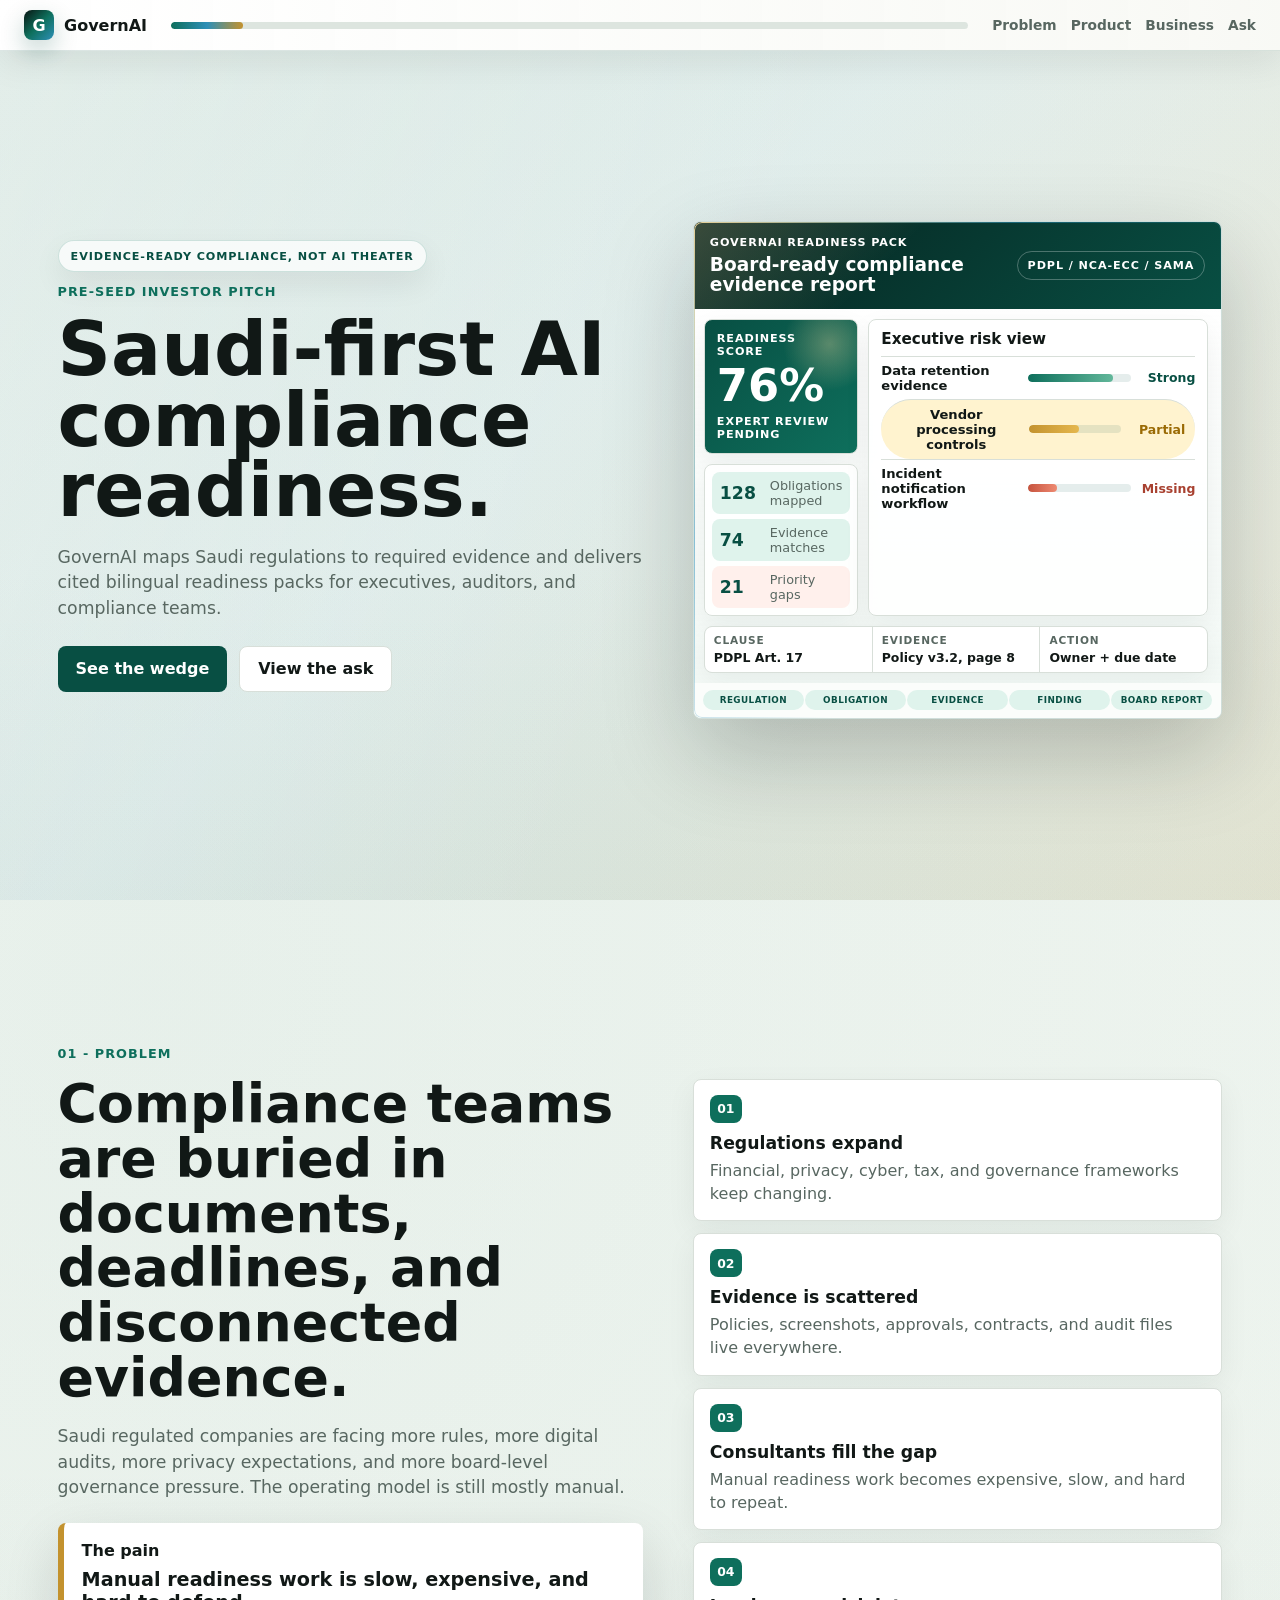
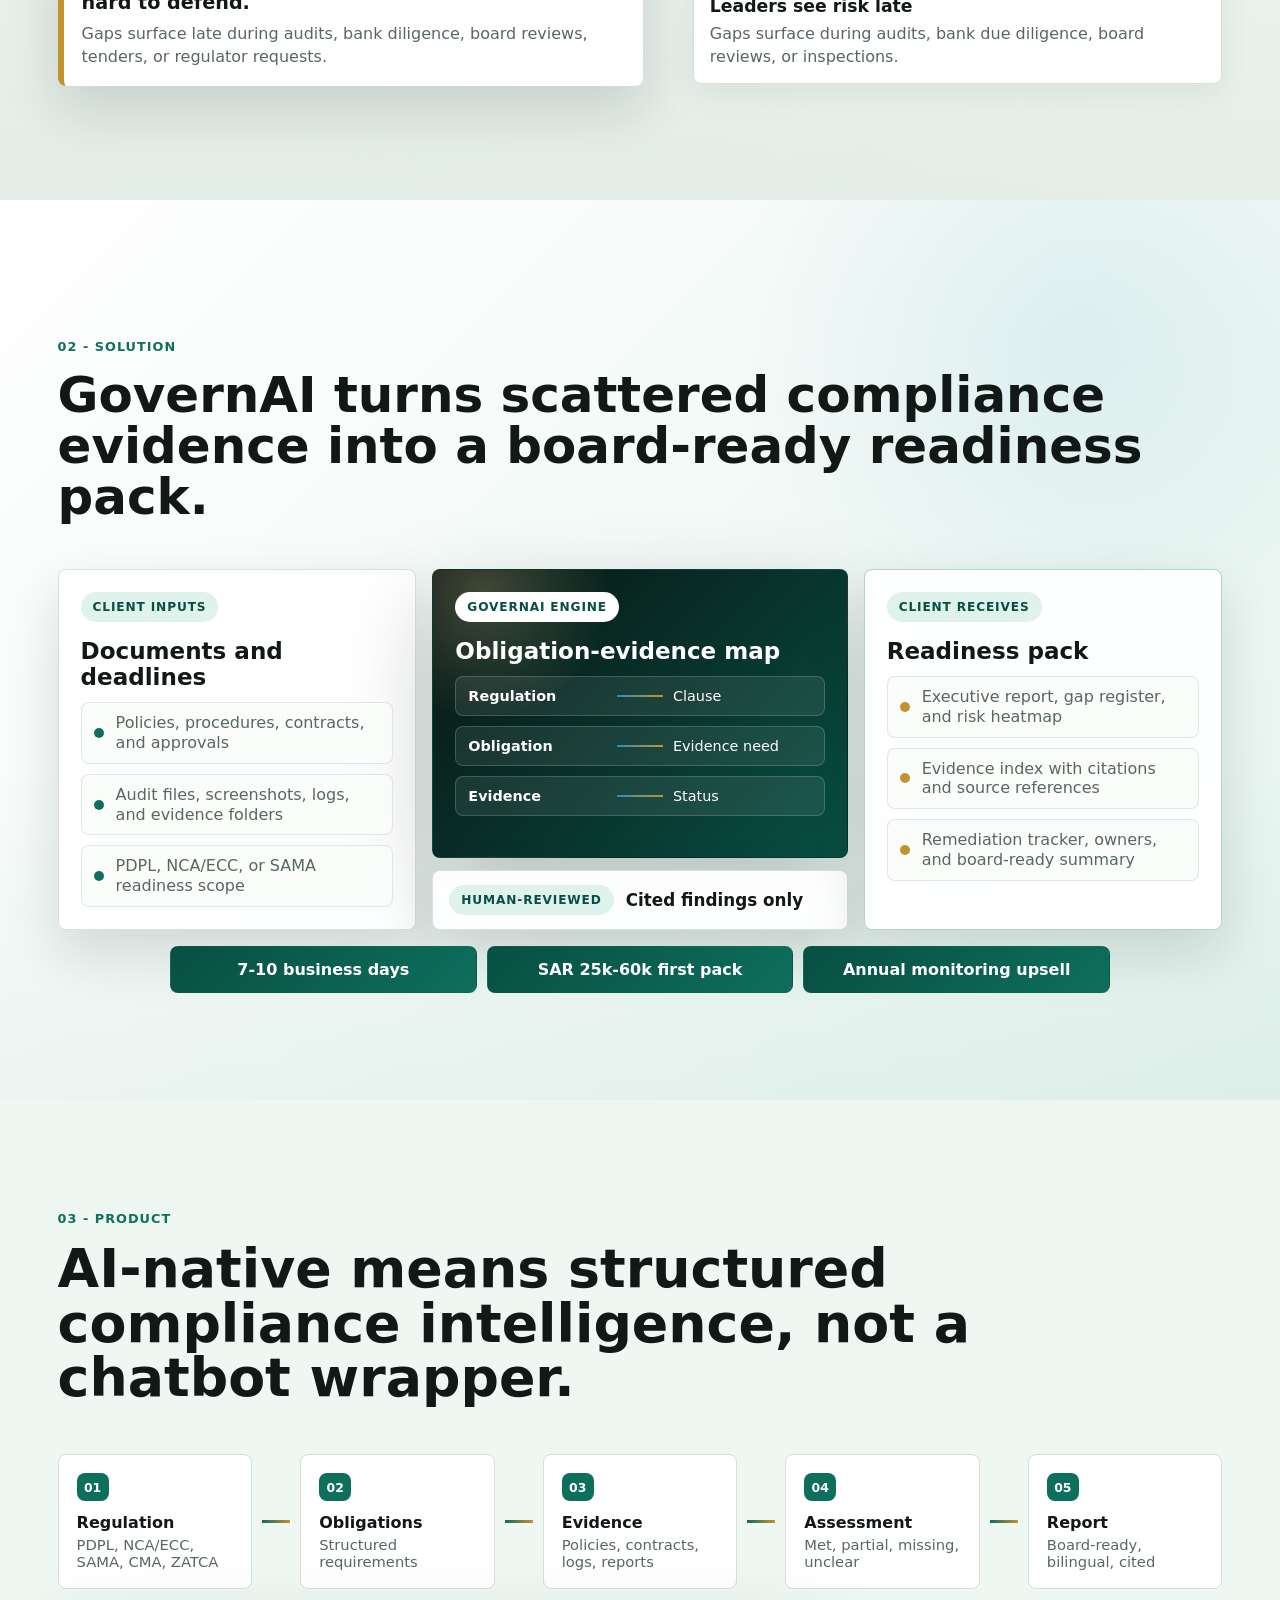
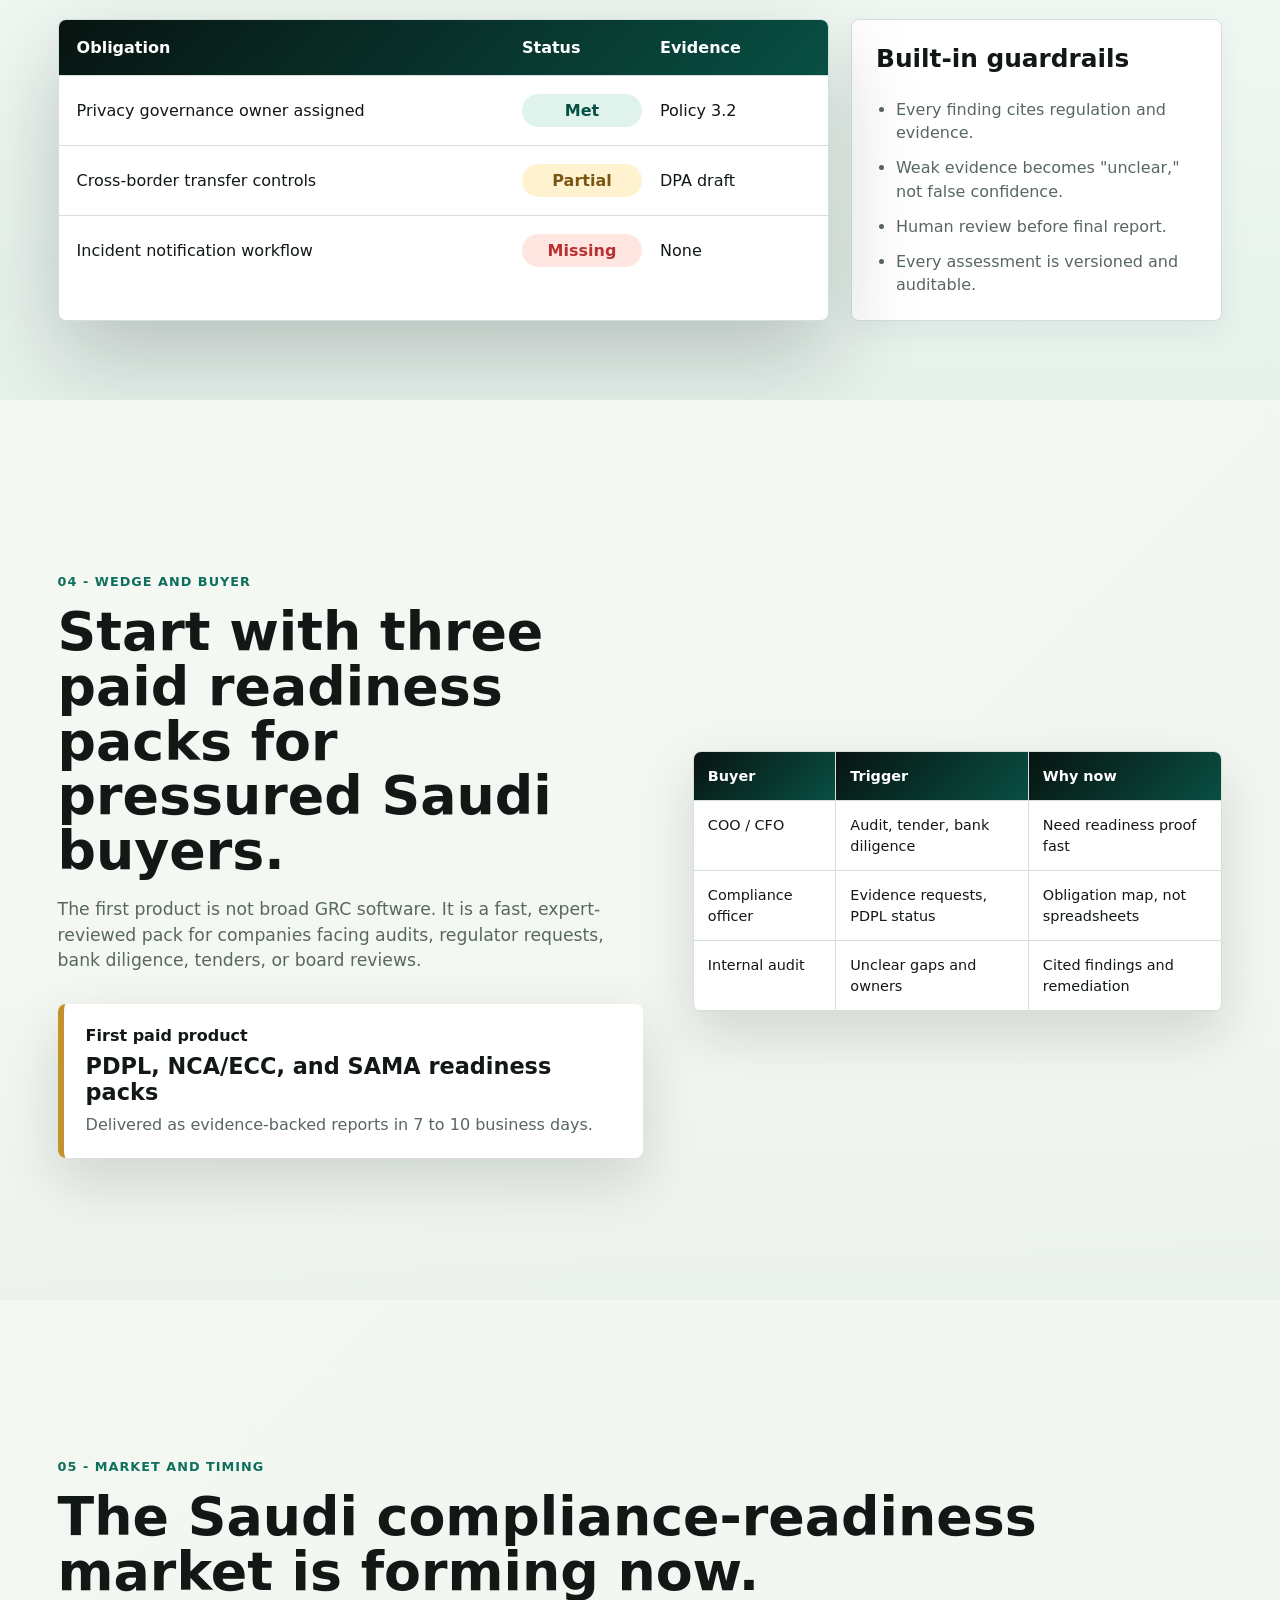
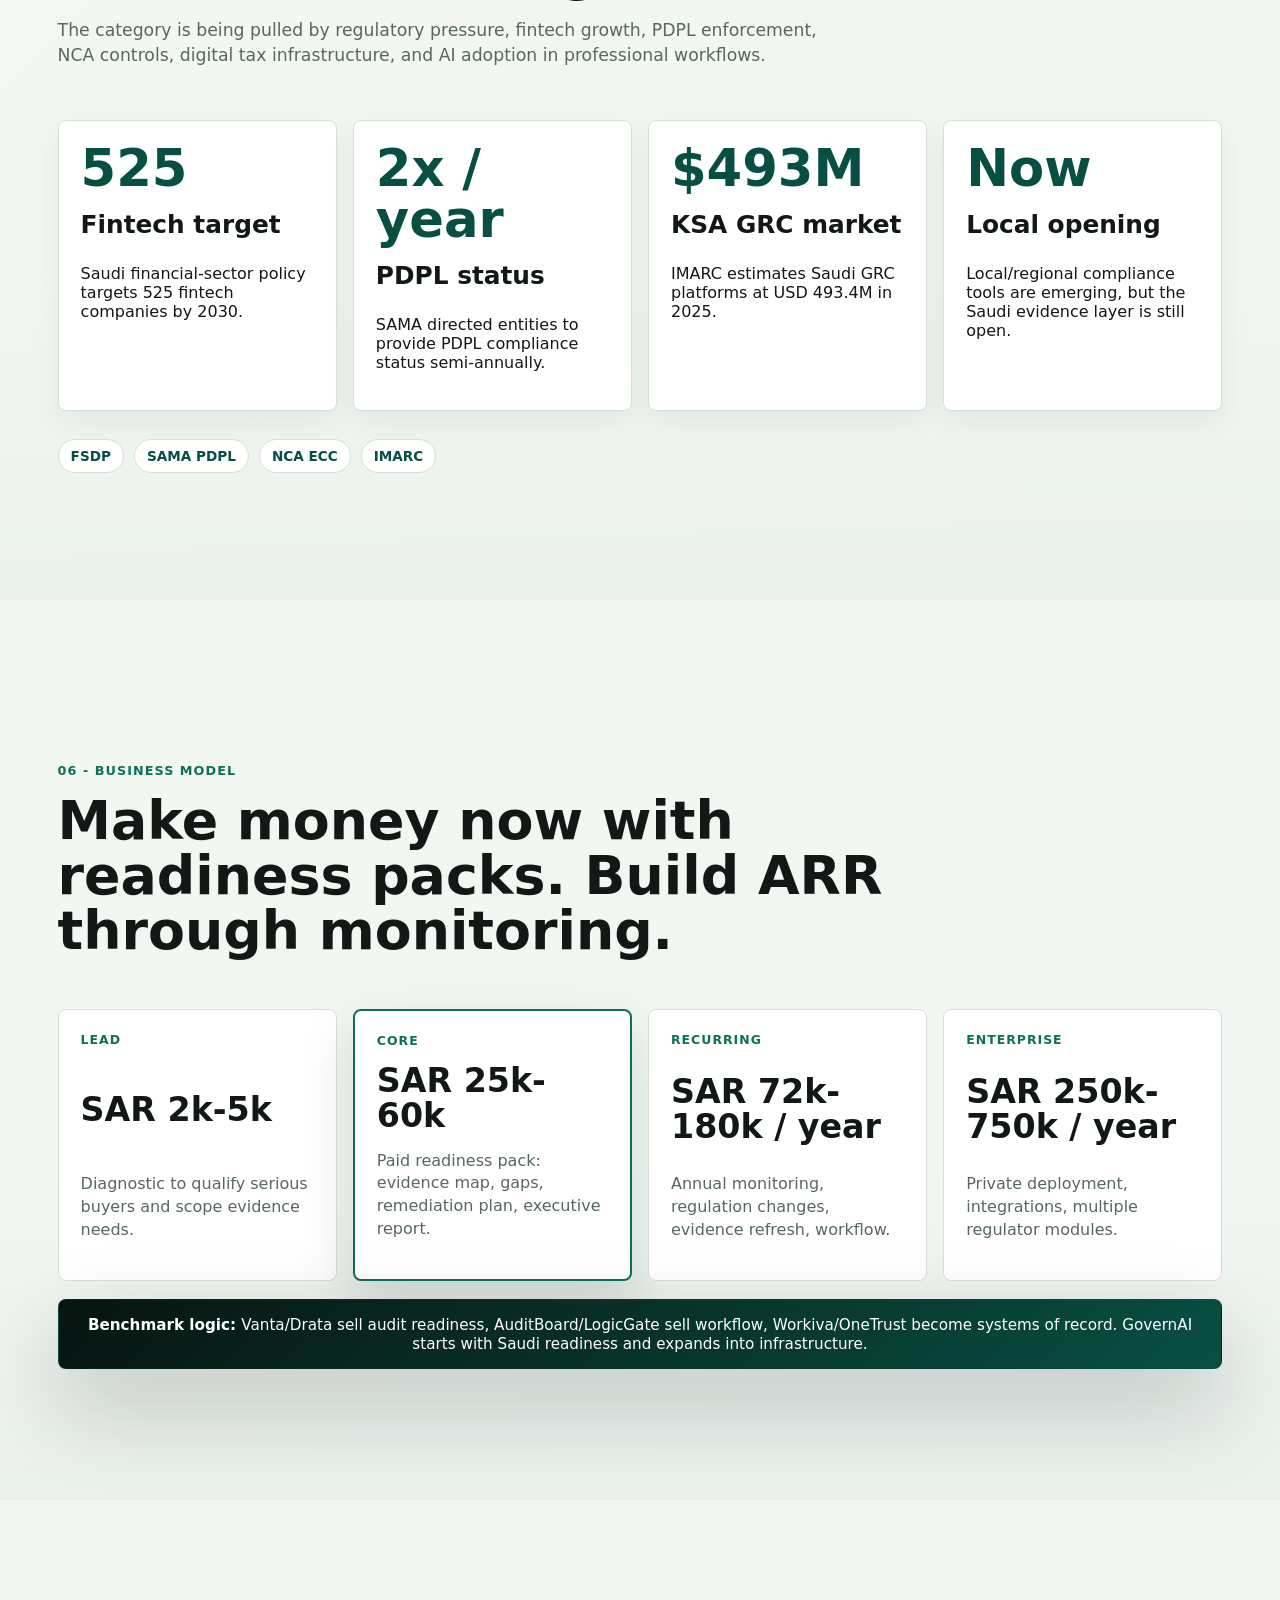
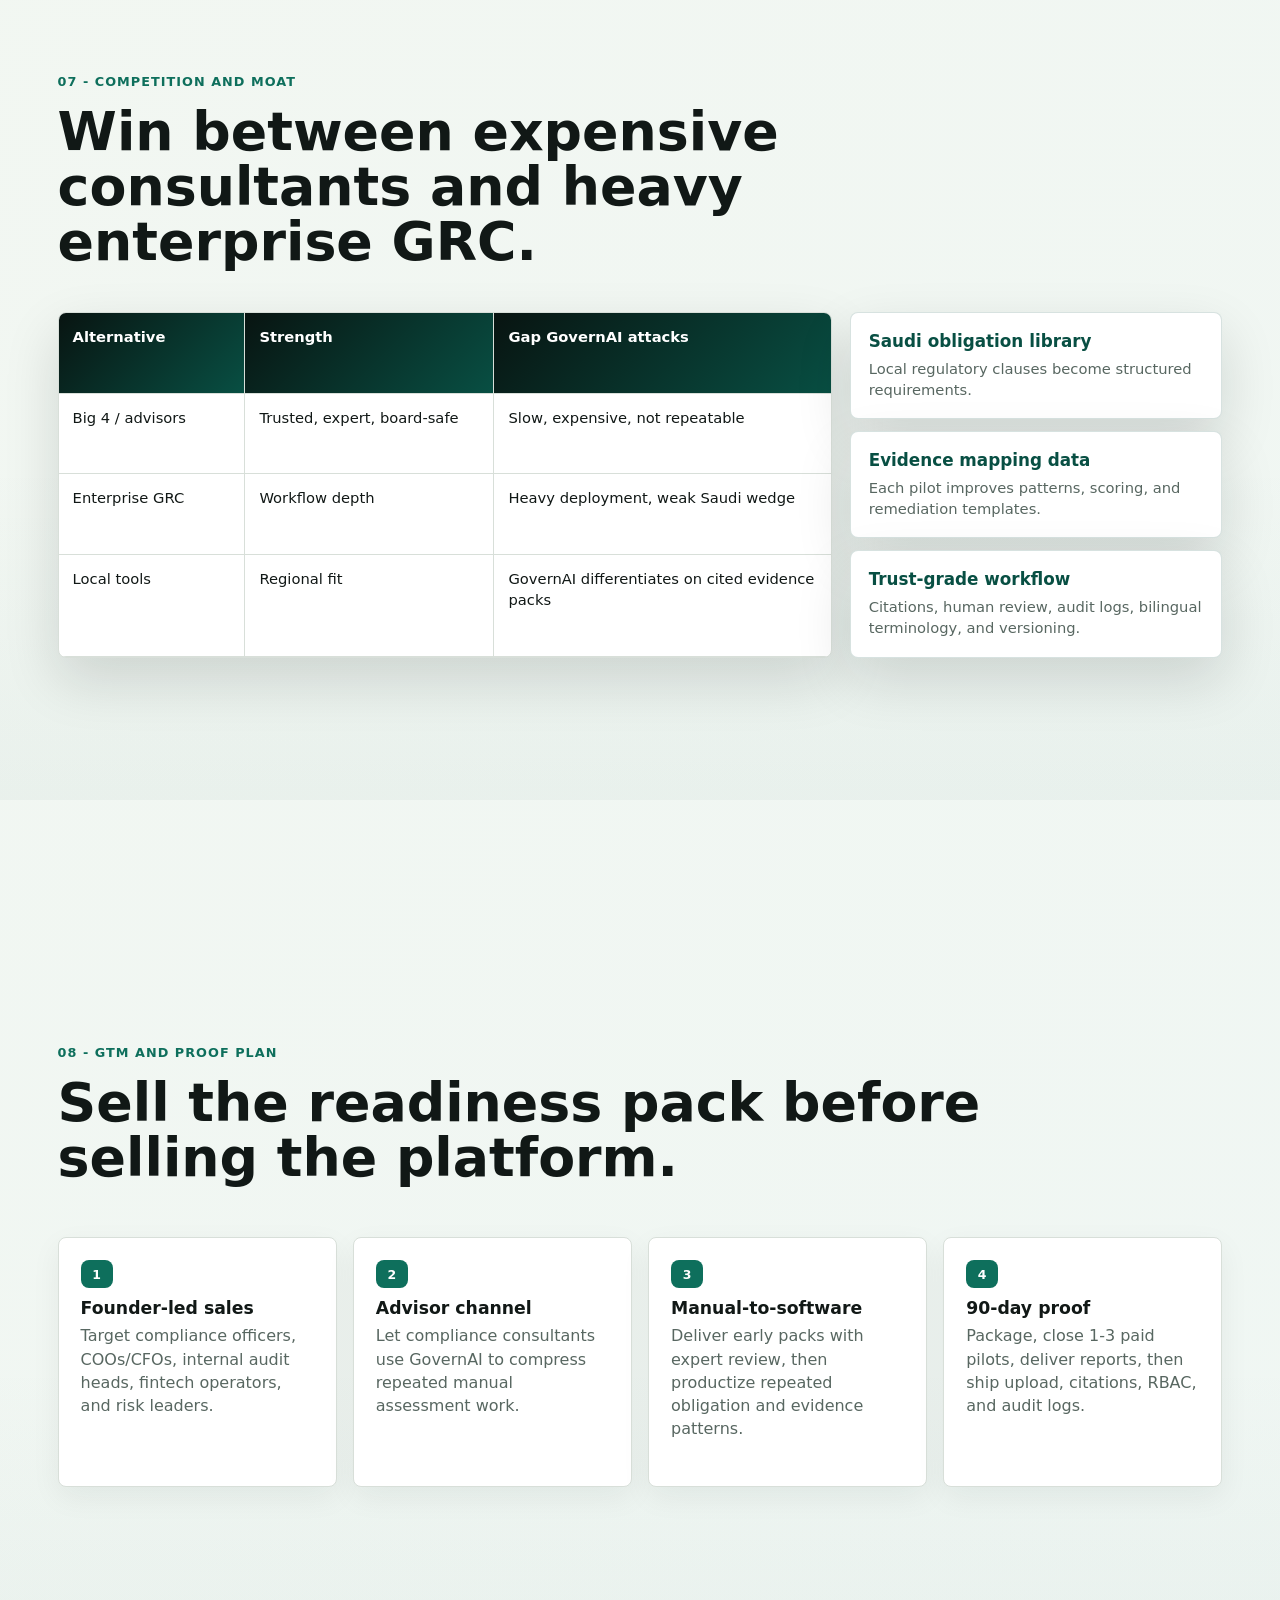
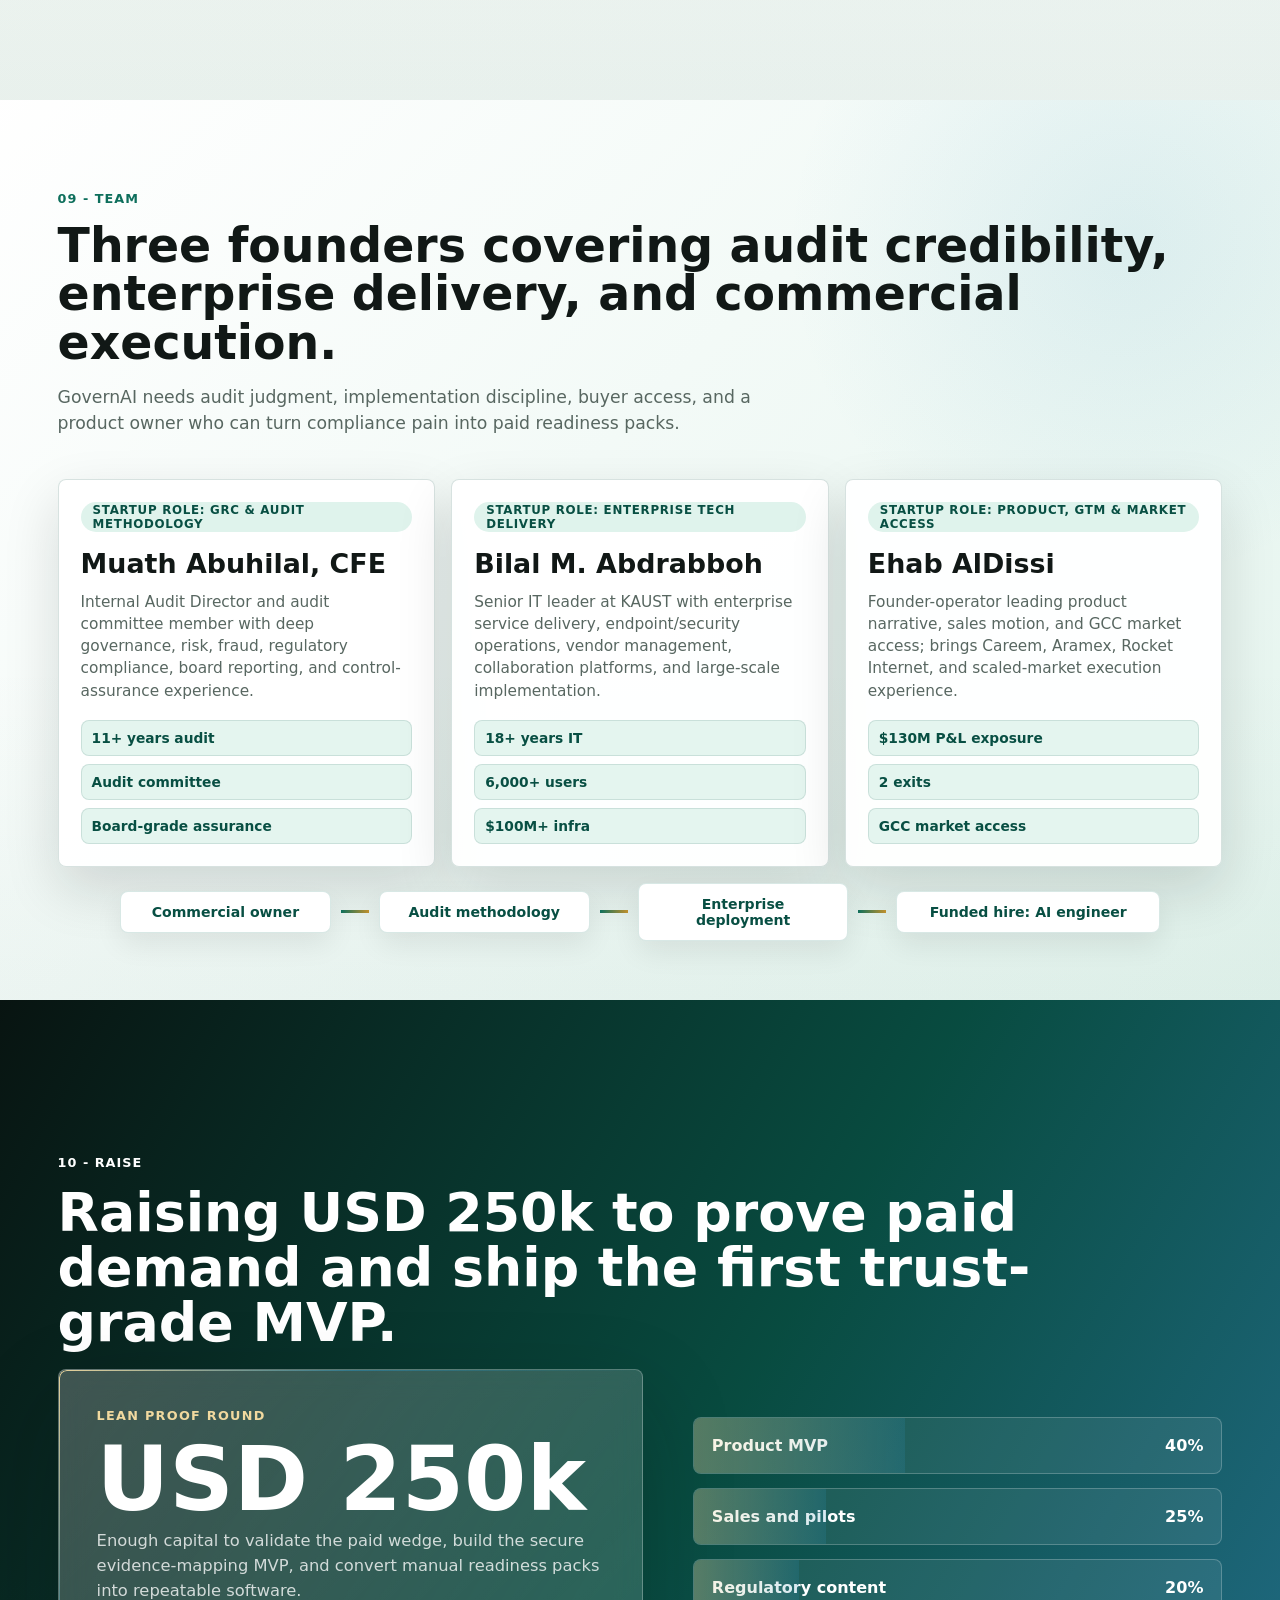
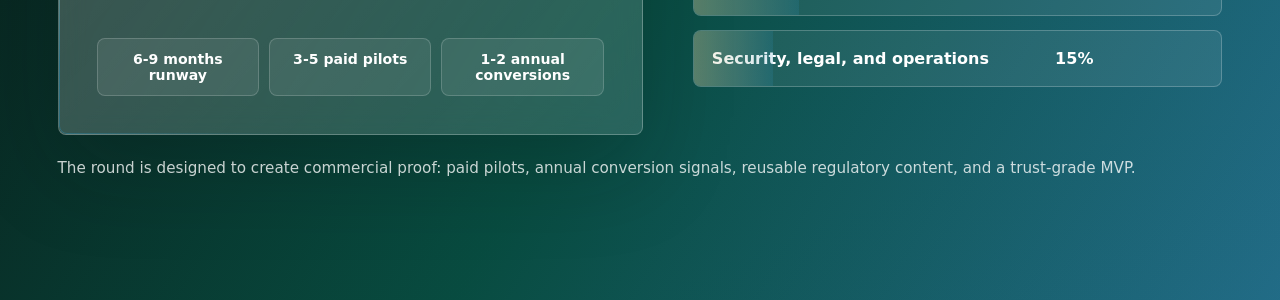
<file: Condensed/index.html>
<!doctype html>
<html lang="en">
  <head>
    <meta charset="UTF-8" />
    <meta name="viewport" content="width=device-width, initial-scale=1.0" />
    <meta
      name="description"
      content="GovernAI investor pitch deck: Saudi-first AI-native compliance readiness for regulated companies."
    />
    <title>GovernAI Investor Pitch Deck</title>
    <link rel="stylesheet" href="../src/styles.css?v=eleven-slide-pitch" />
  </head>
  <body>
    <header class="deck-shell" aria-label="Deck navigation">
      <a class="brand" href="#slide-1" aria-label="GovernAI home">
        <span class="brand-mark">G</span>
        <span>GovernAI</span>
      </a>
      <div class="progress-track" aria-hidden="true">
        <span id="progressBar"></span>
      </div>
      <nav class="nav-links" aria-label="Slides">
        <a href="#slide-2">Problem</a>
        <a href="#slide-4">Product</a>
        <a href="#slide-7">Business</a>
        <a href="#slide-11">Ask</a>
      </nav>
    </header>

    <main id="deck">
      <section class="slide hero" id="slide-1" data-title="Cover">
        <div class="hero-grid">
          <div class="hero-copy">
            <p class="eyebrow">Pre-seed investor pitch</p>
            <h1>Saudi-first AI compliance readiness.</h1>
            <p class="lead">
              GovernAI maps Saudi regulations to required evidence and delivers cited bilingual
              readiness packs for executives, auditors, and compliance teams.
            </p>
            <div class="hero-actions">
              <a class="primary-action" href="#slide-5">See the wedge</a>
              <a class="secondary-action" href="#slide-11">View the ask</a>
            </div>
          </div>

          <div class="command-visual report-preview" aria-label="GovernAI board-ready readiness report preview">
            <div class="report-cover">
              <div>
                <span>GovernAI Readiness Pack</span>
                <b>Board-ready compliance evidence report</b>
              </div>
              <small>PDPL / NCA-ECC / SAMA</small>
            </div>
            <div class="report-body">
              <div class="report-score">
                <span>Readiness score</span>
                <b>76%</b>
                <small>Expert review pending</small>
              </div>
              <div class="report-summary">
                <div>
                  <span>128</span>
                  <p>Obligations mapped</p>
                </div>
                <div>
                  <span>74</span>
                  <p>Evidence matches</p>
                </div>
                <div class="risk">
                  <span>21</span>
                  <p>Priority gaps</p>
                </div>
              </div>
              <div class="report-section">
                <b>Executive risk view</b>
                <div class="risk-row" style="--w:82%">
                  <span>Data retention evidence</span>
                  <i></i>
                  <em>Strong</em>
                </div>
                <div class="risk-row warn" style="--w:54%">
                  <span>Vendor processing controls</span>
                  <i></i>
                  <em>Partial</em>
                </div>
                <div class="risk-row danger" style="--w:28%">
                  <span>Incident notification workflow</span>
                  <i></i>
                  <em>Missing</em>
                </div>
              </div>
              <div class="report-evidence">
                <div>
                  <span>Clause</span>
                  <b>PDPL Art. 17</b>
                </div>
                <div>
                  <span>Evidence</span>
                  <b>Policy v3.2, page 8</b>
                </div>
                <div>
                  <span>Action</span>
                  <b>Owner + due date</b>
                </div>
              </div>
            </div>
            <div class="report-footer">
              <span>Regulation</span>
              <span>Obligation</span>
              <span>Evidence</span>
              <span>Finding</span>
              <span>Board report</span>
            </div>
          </div>
        </div>
      </section>

      <section class="slide" id="slide-2" data-title="Problem">
        <div class="section-kicker">01 - Problem</div>
        <div class="two-col">
          <div>
            <h2>Compliance teams are buried in documents, deadlines, and disconnected evidence.</h2>
            <p class="slide-intro">
              Saudi regulated companies are facing more rules, more digital audits, more privacy
              expectations, and more board-level governance pressure. The operating model is still
              mostly manual.
            </p>
            <div class="callout compact-callout">
              <b>The pain</b>
              <span>Manual readiness work is slow, expensive, and hard to defend.</span>
              <small>Gaps surface late during audits, bank diligence, board reviews, tenders, or regulator requests.</small>
            </div>
          </div>
          <div class="pain-stack">
            <div>
              <span>01</span>
              <b>Regulations expand</b>
              <p>Financial, privacy, cyber, tax, and governance frameworks keep changing.</p>
            </div>
            <div>
              <span>02</span>
              <b>Evidence is scattered</b>
              <p>Policies, screenshots, approvals, contracts, and audit files live everywhere.</p>
            </div>
            <div>
              <span>03</span>
              <b>Consultants fill the gap</b>
              <p>Manual readiness work becomes expensive, slow, and hard to repeat.</p>
            </div>
            <div>
              <span>04</span>
              <b>Leaders see risk late</b>
              <p>Gaps surface during audits, bank due diligence, board reviews, or inspections.</p>
            </div>
          </div>
        </div>
      </section>

      <section class="slide service-explainer" id="slide-3" data-title="Solution">
        <div class="section-kicker">02 - Solution</div>
        <h2>GovernAI turns scattered compliance evidence into a board-ready readiness pack.</h2>
        <div class="service-flow" aria-label="GovernAI service workflow">
          <article class="service-panel input-panel">
            <span>Client inputs</span>
            <b>Documents and deadlines</b>
            <ul>
              <li>Policies, procedures, contracts, and approvals</li>
              <li>Audit files, screenshots, logs, and evidence folders</li>
              <li>PDPL, NCA/ECC, or SAMA readiness scope</li>
            </ul>
          </article>
          <div class="service-engine" aria-label="GovernAI evidence mapping engine">
            <div class="engine-card">
              <span>GovernAI engine</span>
              <b>Obligation-evidence map</b>
              <div class="engine-rows">
                <p><strong>Regulation</strong><i></i><em>Clause</em></p>
                <p><strong>Obligation</strong><i></i><em>Evidence need</em></p>
                <p><strong>Evidence</strong><i></i><em>Status</em></p>
              </div>
            </div>
            <div class="review-badge">
              <span>Human-reviewed</span>
              <b>Cited findings only</b>
            </div>
          </div>
          <article class="service-panel output-panel">
            <span>Client receives</span>
            <b>Readiness pack</b>
            <ul>
              <li>Executive report, gap register, and risk heatmap</li>
              <li>Evidence index with citations and source references</li>
              <li>Remediation tracker, owners, and board-ready summary</li>
            </ul>
          </article>
        </div>
        <div class="service-strip">
          <span>7-10 business days</span>
          <span>SAR 25k-60k first pack</span>
          <span>Annual monitoring upsell</span>
        </div>
      </section>

      <section class="slide product" id="slide-4" data-title="Product">
        <div class="section-kicker">03 - Product</div>
        <h2>AI-native means structured compliance intelligence, not a chatbot wrapper.</h2>
        <div class="pipeline" aria-label="GovernAI product pipeline">
          <div>
            <span>01</span>
            <b>Regulation</b>
            <p>PDPL, NCA/ECC, SAMA, CMA, ZATCA</p>
          </div>
          <i></i>
          <div>
            <span>02</span>
            <b>Obligations</b>
            <p>Structured requirements</p>
          </div>
          <i></i>
          <div>
            <span>03</span>
            <b>Evidence</b>
            <p>Policies, contracts, logs, reports</p>
          </div>
          <i></i>
          <div>
            <span>04</span>
            <b>Assessment</b>
            <p>Met, partial, missing, unclear</p>
          </div>
          <i></i>
          <div>
            <span>05</span>
            <b>Report</b>
            <p>Board-ready, bilingual, cited</p>
          </div>
        </div>
        <div class="product-grid">
          <div class="mock-table">
            <div class="mock-row head">
              <span>Obligation</span><span>Status</span><span>Evidence</span>
            </div>
            <div class="mock-row">
              <span>Privacy governance owner assigned</span><b class="ok">Met</b><span>Policy 3.2</span>
            </div>
            <div class="mock-row">
              <span>Cross-border transfer controls</span><b class="warn">Partial</b><span>DPA draft</span>
            </div>
            <div class="mock-row">
              <span>Incident notification workflow</span><b class="risk-text">Missing</b><span>None</span>
            </div>
          </div>
          <div class="ai-card">
            <h3>Built-in guardrails</h3>
            <ul>
              <li>Every finding cites regulation and evidence.</li>
              <li>Weak evidence becomes "unclear," not false confidence.</li>
              <li>Human review before final report.</li>
              <li>Every assessment is versioned and auditable.</li>
            </ul>
          </div>
        </div>
      </section>

      <section class="slide" id="slide-5" data-title="Wedge">
        <div class="section-kicker">04 - Wedge and buyer</div>
        <div class="wedge-layout">
          <div>
            <h2>Start with three paid readiness packs for pressured Saudi buyers.</h2>
            <p class="slide-intro">
              The first product is not broad GRC software. It is a fast, expert-reviewed pack
              for companies facing audits, regulator requests, bank diligence, tenders, or board reviews.
            </p>
            <div class="callout">
              <b>First paid product</b>
              <span>PDPL, NCA/ECC, and SAMA readiness packs</span>
              <small>Delivered as evidence-backed reports in 7 to 10 business days.</small>
            </div>
          </div>
          <div class="buyer-table compact-buyer">
            <div class="buyer-head">Buyer</div>
            <div class="buyer-head">Trigger</div>
            <div class="buyer-head">Why now</div>
            <div>COO / CFO</div>
            <div>Audit, tender, bank diligence</div>
            <div>Need readiness proof fast</div>
            <div>Compliance officer</div>
            <div>Evidence requests, PDPL status</div>
            <div>Obligation map, not spreadsheets</div>
            <div>Internal audit</div>
            <div>Unclear gaps and owners</div>
            <div>Cited findings and remediation</div>
          </div>
        </div>
      </section>

      <section class="slide evidence" id="slide-6" data-title="Market">
        <div class="section-kicker">05 - Market and timing</div>
        <h2>The Saudi compliance-readiness market is forming now.</h2>
        <p class="slide-intro">
          The category is being pulled by regulatory pressure, fintech growth, PDPL enforcement,
          NCA controls, digital tax infrastructure, and AI adoption in professional workflows.
        </p>
        <div class="evidence-grid">
          <article>
            <span class="metric">525</span>
            <h3>Fintech target</h3>
            <p>Saudi financial-sector policy targets 525 fintech companies by 2030.</p>
          </article>
          <article>
            <span class="metric">2x / year</span>
            <h3>PDPL status</h3>
            <p>SAMA directed entities to provide PDPL compliance status semi-annually.</p>
          </article>
          <article>
            <span class="metric">$493M</span>
            <h3>KSA GRC market</h3>
            <p>IMARC estimates Saudi GRC platforms at USD 493.4M in 2025.</p>
          </article>
          <article>
            <span class="metric">Now</span>
            <h3>Local opening</h3>
            <p>Local/regional compliance tools are emerging, but the Saudi evidence layer is still open.</p>
          </article>
        </div>
        <div class="source-row">
          <a href="https://www.mof.gov.sa/en/about/Pages/Development_Program.aspx">FSDP</a>
          <a href="https://rulebook.sama.gov.sa/en/compliance-updated-personal-data-protection-law-and-its-implementing-regulations">SAMA PDPL</a>
          <a href="https://nca.gov.sa/en/regulatory-documents/controls-list/ecc/">NCA ECC</a>
          <a href="https://www.imarcgroup.com/saudi-arabia-governance-risk-compliance-platform-market">IMARC</a>
        </div>
      </section>

      <section class="slide" id="slide-7" data-title="Business Model">
        <div class="section-kicker">06 - Business model</div>
        <h2>Make money now with readiness packs. Build ARR through monitoring.</h2>
        <div class="pricing-ladder">
          <div>
            <span>Lead</span>
            <b>SAR 2k-5k</b>
            <p>Diagnostic to qualify serious buyers and scope evidence needs.</p>
          </div>
          <div class="featured">
            <span>Core</span>
            <b>SAR 25k-60k</b>
            <p>Paid readiness pack: evidence map, gaps, remediation plan, executive report.</p>
          </div>
          <div>
            <span>Recurring</span>
            <b>SAR 72k-180k / year</b>
            <p>Annual monitoring, regulation changes, evidence refresh, workflow.</p>
          </div>
          <div>
            <span>Enterprise</span>
            <b>SAR 250k-750k / year</b>
            <p>Private deployment, integrations, multiple regulator modules.</p>
          </div>
        </div>
        <div class="benchmark-bottom compact-benchmark">
          <b>Benchmark logic:</b>
          <span>Vanta/Drata sell audit readiness, AuditBoard/LogicGate sell workflow, Workiva/OneTrust become systems of record. GovernAI starts with Saudi readiness and expands into infrastructure.</span>
        </div>
      </section>

      <section class="slide" id="slide-8" data-title="Competition and Moat">
        <div class="section-kicker">07 - Competition and moat</div>
        <h2>Win between expensive consultants and heavy enterprise GRC.</h2>
        <div class="competition-moat">
          <div class="matrix" role="table" aria-label="Competition positioning matrix">
            <div class="matrix-head">Alternative</div>
            <div class="matrix-head">Strength</div>
            <div class="matrix-head">Gap GovernAI attacks</div>
            <div>Big 4 / advisors</div>
            <div>Trusted, expert, board-safe</div>
            <div>Slow, expensive, not repeatable</div>
            <div>Enterprise GRC</div>
            <div>Workflow depth</div>
            <div>Heavy deployment, weak Saudi wedge</div>
            <div>Local tools</div>
            <div>Regional fit</div>
            <div>GovernAI differentiates on cited evidence packs</div>
          </div>
          <div class="moat-stack">
            <article><b>Saudi obligation library</b><p>Local regulatory clauses become structured requirements.</p></article>
            <article><b>Evidence mapping data</b><p>Each pilot improves patterns, scoring, and remediation templates.</p></article>
            <article><b>Trust-grade workflow</b><p>Citations, human review, audit logs, bilingual terminology, and versioning.</p></article>
          </div>
        </div>
      </section>

      <section class="slide" id="slide-9" data-title="GTM and Proof">
        <div class="section-kicker">08 - GTM and proof plan</div>
        <h2>Sell the readiness pack before selling the platform.</h2>
        <div class="gtm-grid">
          <div>
            <span>1</span>
            <b>Founder-led sales</b>
            <p>Target compliance officers, COOs/CFOs, internal audit heads, fintech operators, and risk leaders.</p>
          </div>
          <div>
            <span>2</span>
            <b>Advisor channel</b>
            <p>Let compliance consultants use GovernAI to compress repeated manual assessment work.</p>
          </div>
          <div>
            <span>3</span>
            <b>Manual-to-software</b>
            <p>Deliver early packs with expert review, then productize repeated obligation and evidence patterns.</p>
          </div>
          <div>
            <span>4</span>
            <b>90-day proof</b>
            <p>Package, close 1-3 paid pilots, deliver reports, then ship upload, citations, RBAC, and audit logs.</p>
          </div>
        </div>
      </section>

      <section class="slide team-slide" id="slide-10" data-title="Team">
        <div class="section-kicker">09 - Team</div>
        <h2>Three founders covering audit credibility, enterprise delivery, and commercial execution.</h2>
        <p class="slide-intro">
          GovernAI needs audit judgment, implementation discipline, buyer access, and a product
          owner who can turn compliance pain into paid readiness packs.
        </p>
        <div class="team-grid">
          <article class="team-card">
            <span class="team-role">Startup role: GRC & audit methodology</span>
            <b>Muath Abuhilal, CFE</b>
            <p>
              Internal Audit Director and audit committee member with deep governance, risk,
              fraud, regulatory compliance, board reporting, and control-assurance experience.
            </p>
            <div class="team-proof">
              <span>11+ years audit</span>
              <span>Audit committee</span>
              <span>Board-grade assurance</span>
            </div>
          </article>
          <article class="team-card">
            <span class="team-role">Startup role: enterprise tech delivery</span>
            <b>Bilal M. Abdrabboh</b>
            <p>
              Senior IT leader at KAUST with enterprise service delivery, endpoint/security
              operations, vendor management, collaboration platforms, and large-scale implementation.
            </p>
            <div class="team-proof">
              <span>18+ years IT</span>
              <span>6,000+ users</span>
              <span>$100M+ infra</span>
            </div>
          </article>
          <article class="team-card">
            <span class="team-role">Startup role: product, GTM & market access</span>
            <b>Ehab AlDissi</b>
            <p>
              Founder-operator leading product narrative, sales motion, and GCC market access;
              brings Careem, Aramex, Rocket Internet, and scaled-market execution experience.
            </p>
            <div class="team-proof">
              <span>$130M P&L exposure</span>
              <span>2 exits</span>
              <span>GCC market access</span>
            </div>
          </article>
        </div>
        <div class="team-role-map">
          <span>Commercial owner</span>
          <i></i>
          <span>Audit methodology</span>
          <i></i>
          <span>Enterprise deployment</span>
          <i></i>
          <span>Funded hire: AI engineer</span>
        </div>
      </section>

      <section class="slide ask-slide" id="slide-11" data-title="Ask">
        <div class="section-kicker">10 - Raise</div>
        <h2>Raising USD 250k to prove paid demand and ship the first trust-grade MVP.</h2>
        <div class="ask-layout">
          <div class="ask-card">
            <span class="ask-label">Lean proof round</span>
            <b>USD 250k</b>
            <p>
              Enough capital to validate the paid wedge, build the secure evidence-mapping MVP,
              and convert manual readiness packs into repeatable software.
            </p>
            <div class="ask-metrics">
              <span>6-9 months runway</span>
              <span>3-5 paid pilots</span>
              <span>1-2 annual conversions</span>
            </div>
          </div>
          <div class="use-of-funds premium-list">
            <div style="--p:40%">Product MVP <b>40%</b></div>
            <div style="--p:25%">Sales and pilots <b>25%</b></div>
            <div style="--p:20%">Regulatory content <b>20%</b></div>
            <div style="--p:15%">Security, legal, and operations <b>15%</b></div>
          </div>
        </div>
        <p class="assumption">The round is designed to create commercial proof: paid pilots, annual conversion signals, reusable regulatory content, and a trust-grade MVP.</p>
      </section>
    </main>

    <div class="slide-controls" aria-label="Deck controls">
      <button id="prevSlide" type="button" aria-label="Previous slide">&lt;</button>
      <span id="slideCounter">1 / 11</span>
      <button id="nextSlide" type="button" aria-label="Next slide">&gt;</button>
    </div>

    <script type="module" src="../src/main.js"></script>
  </body>
</html>
</file>
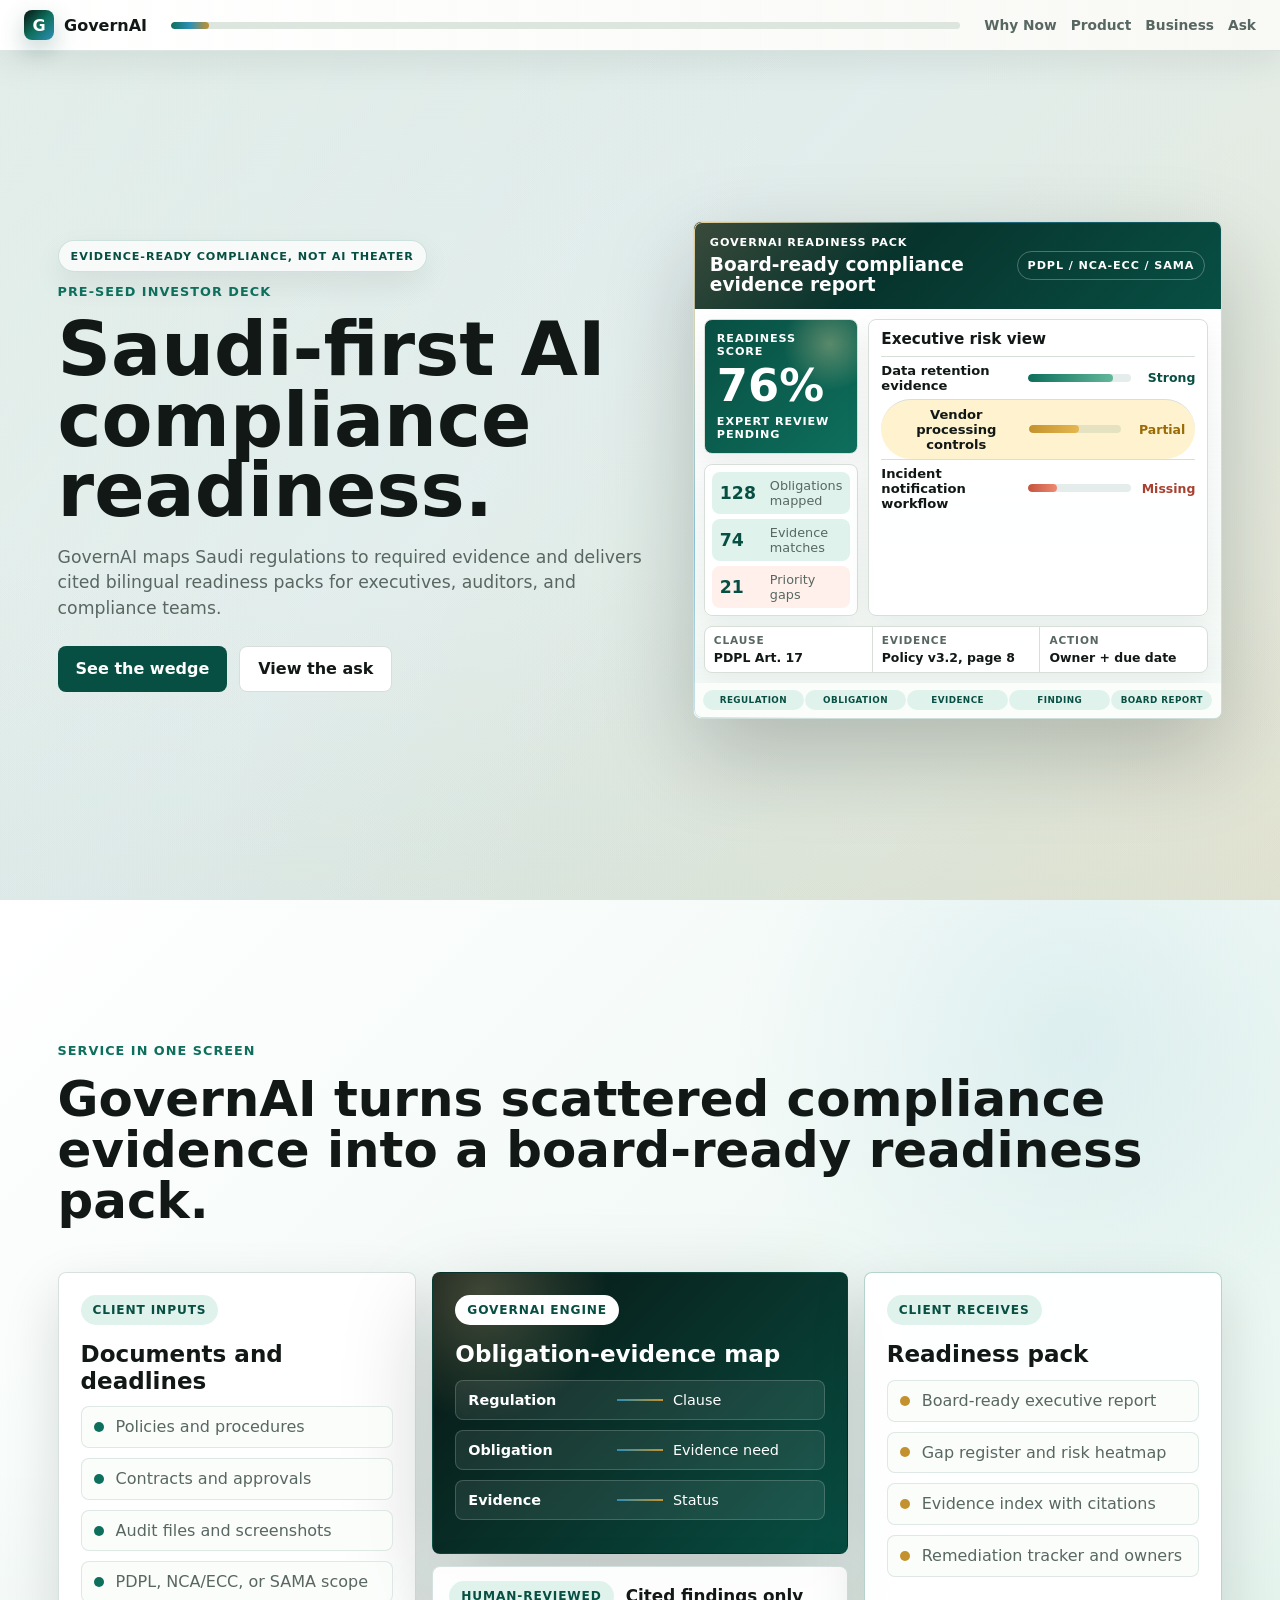
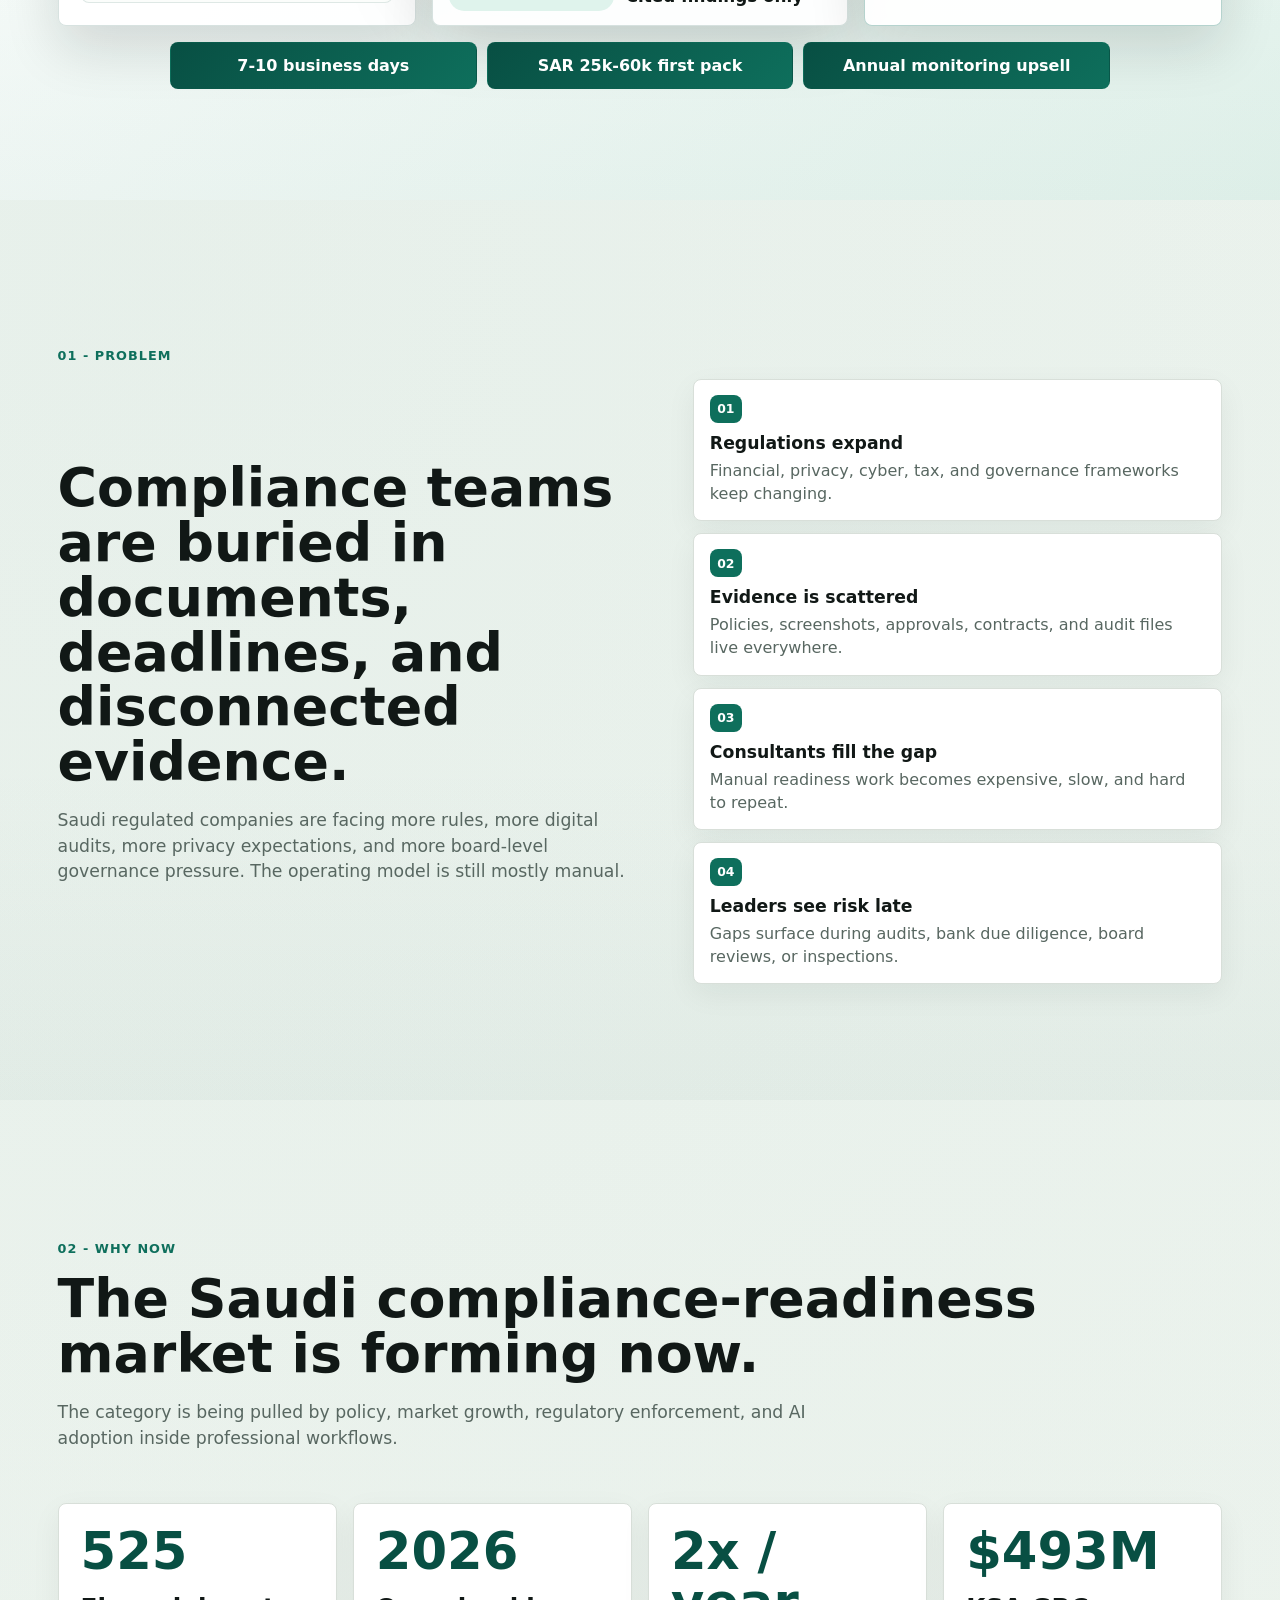
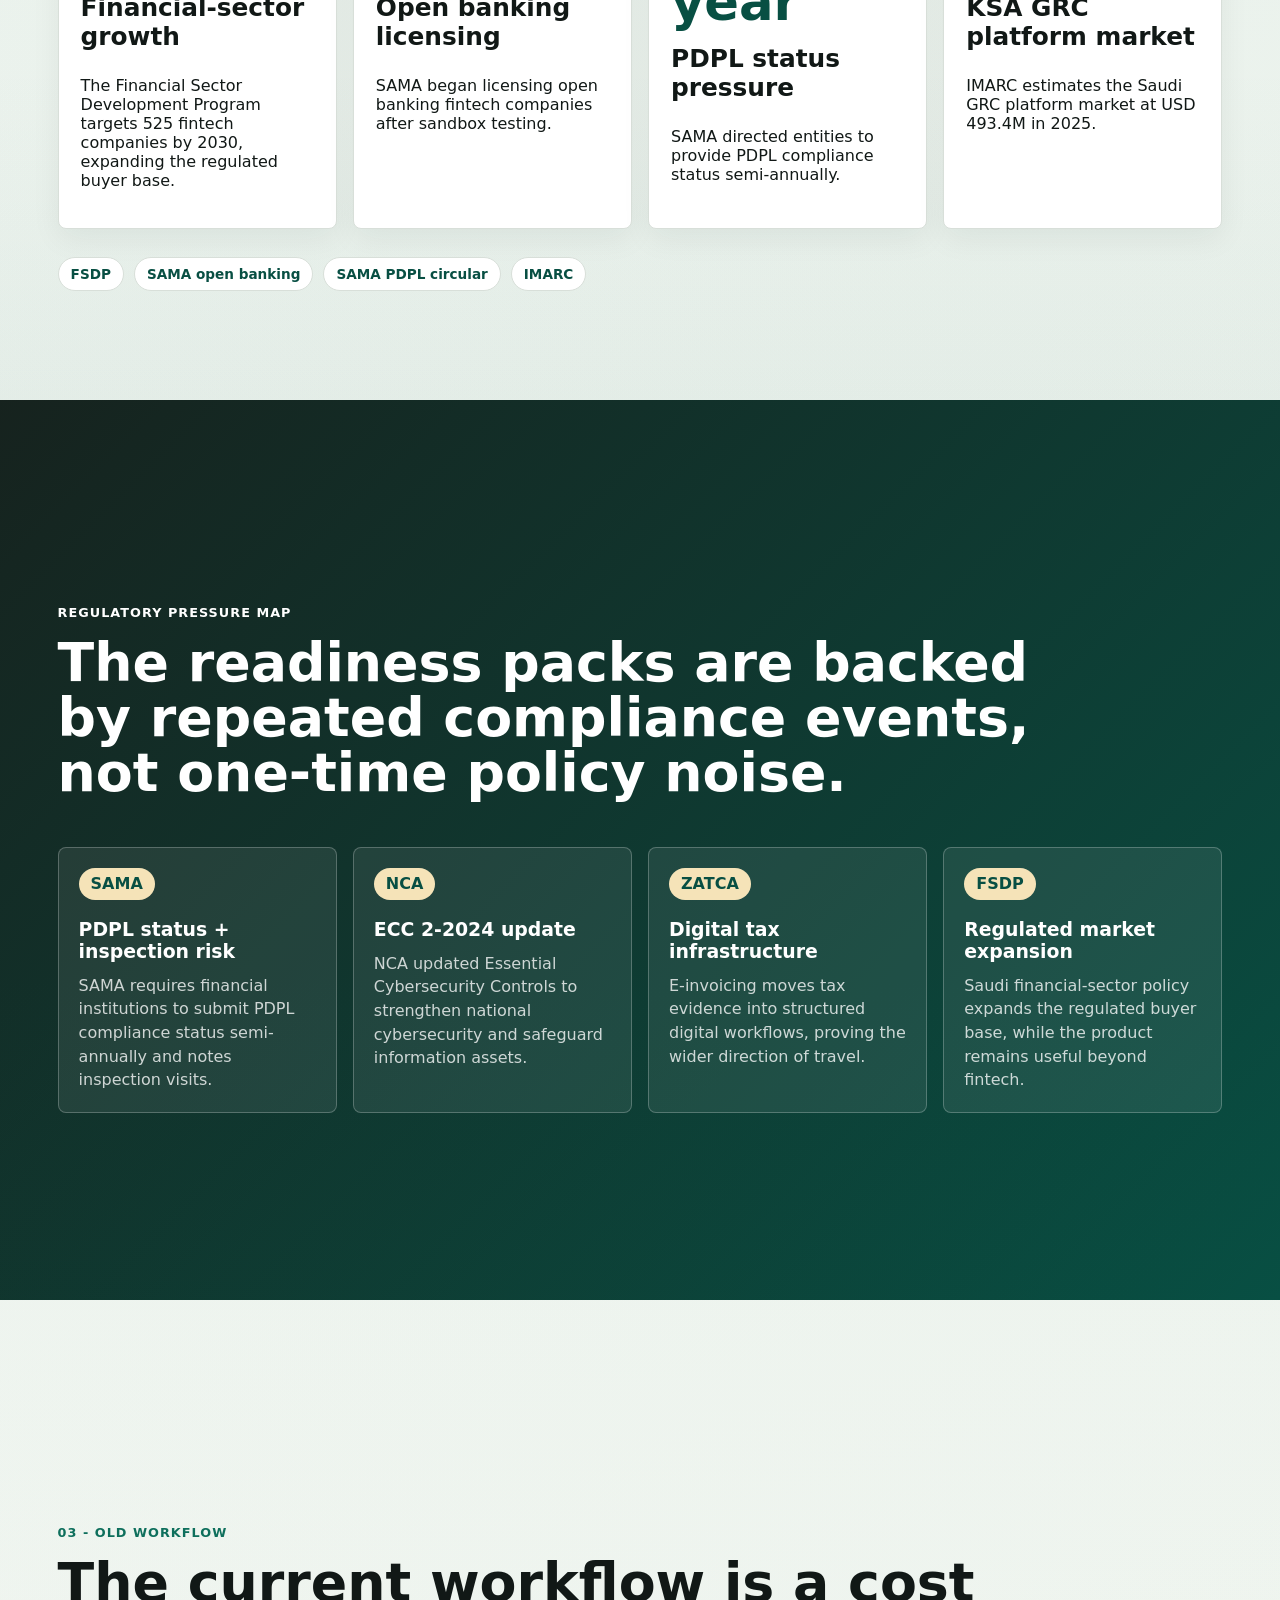
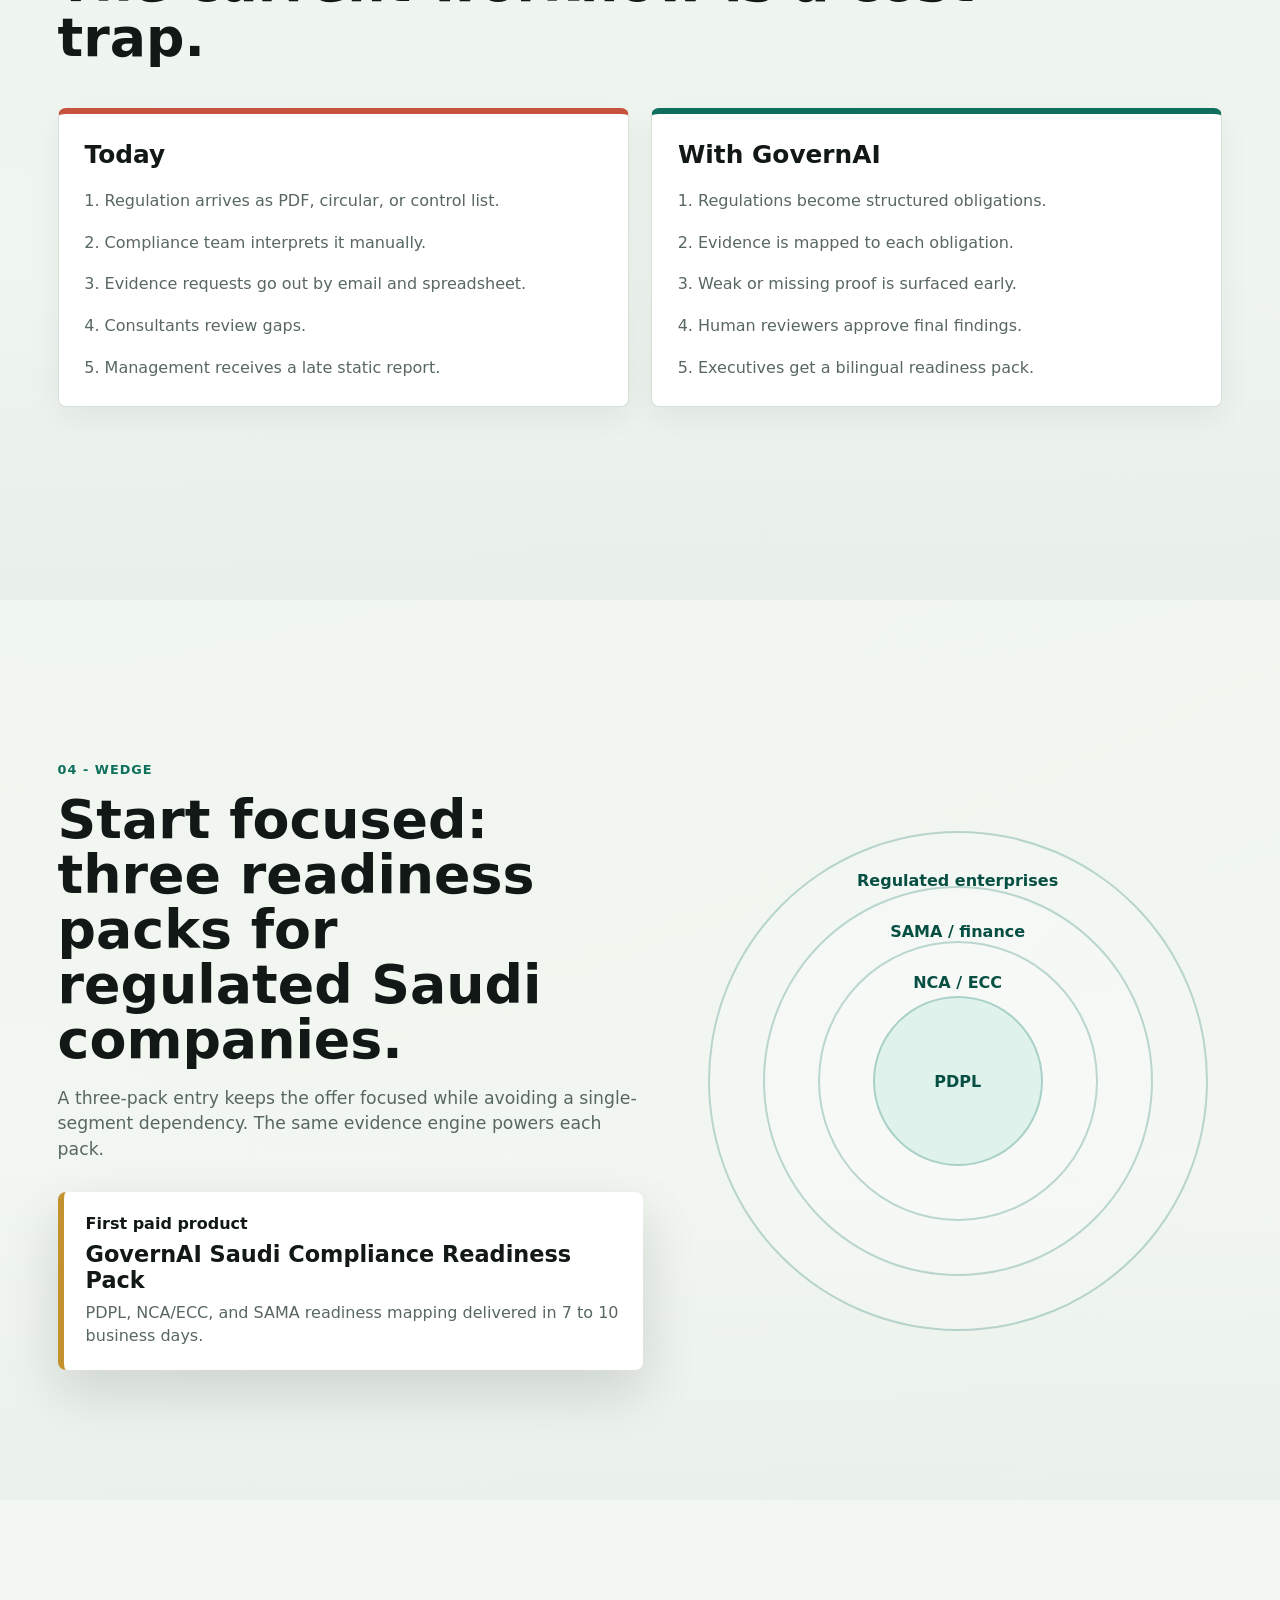
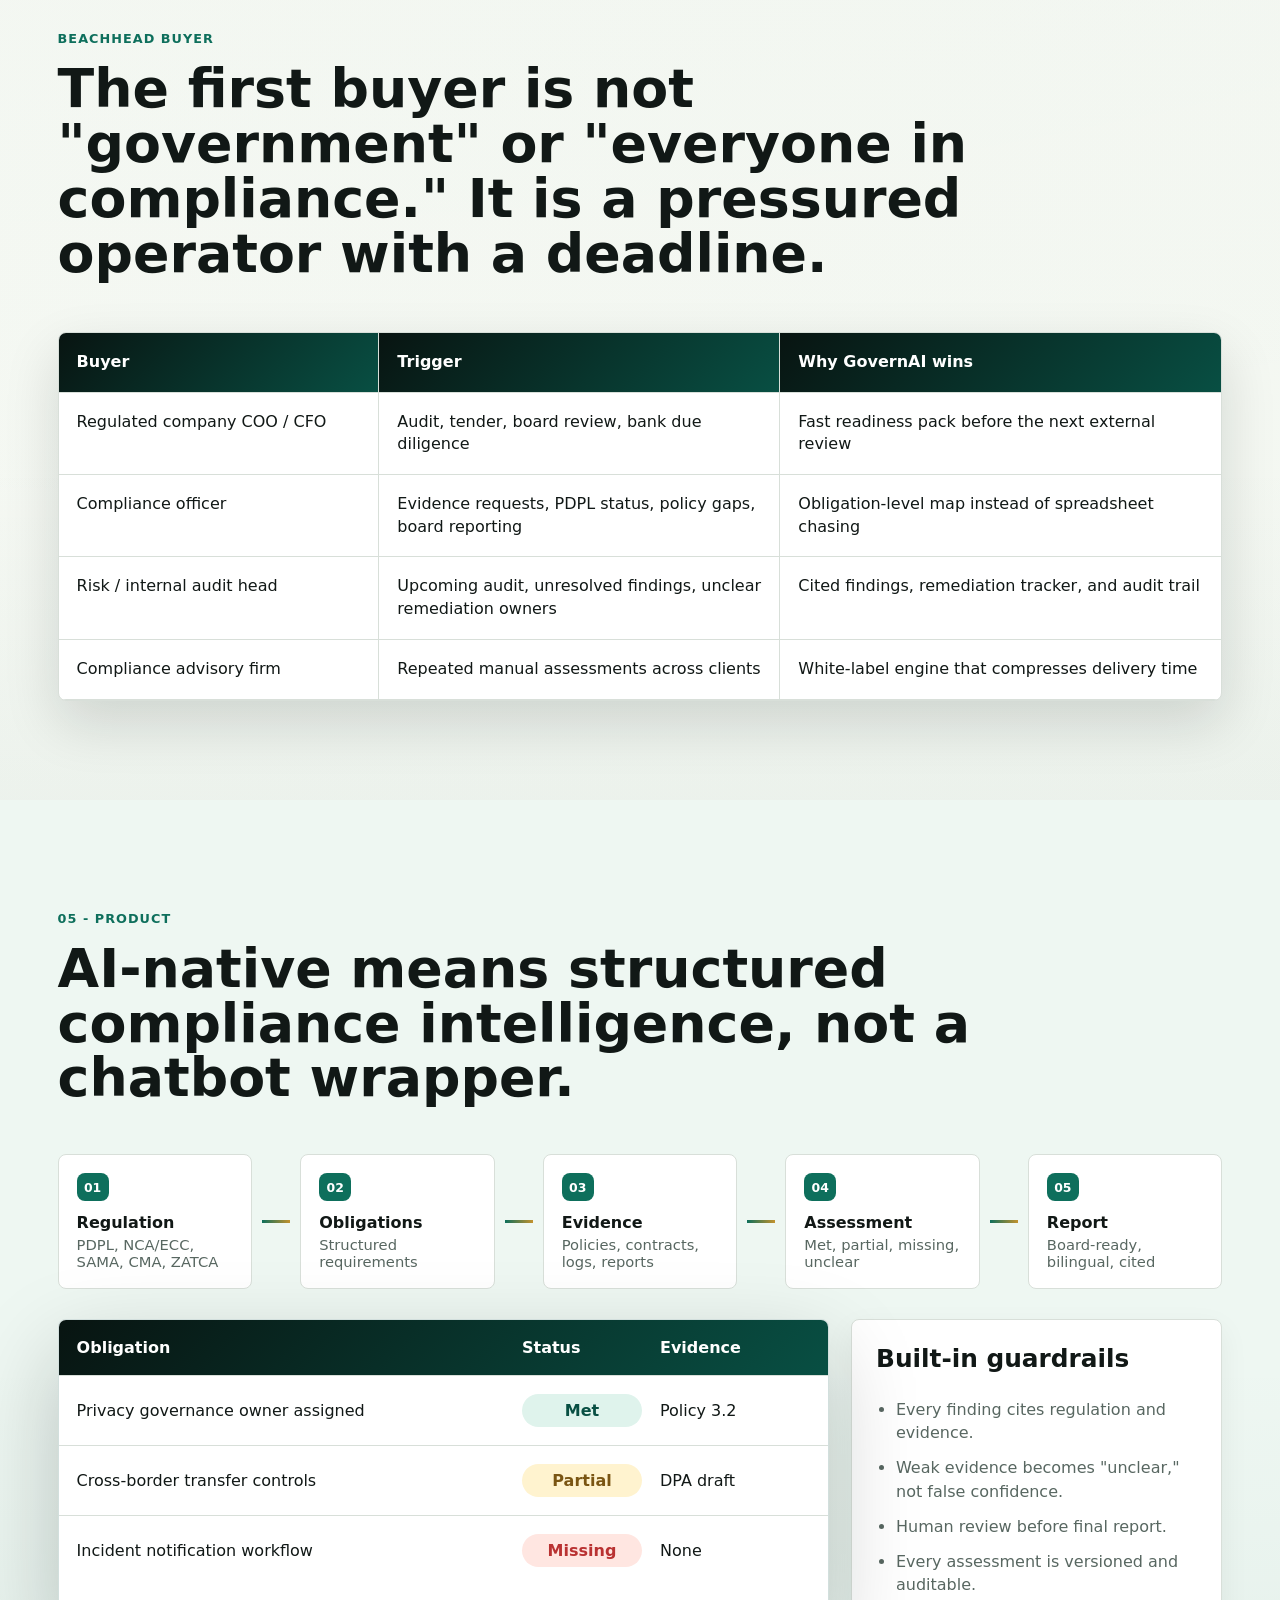
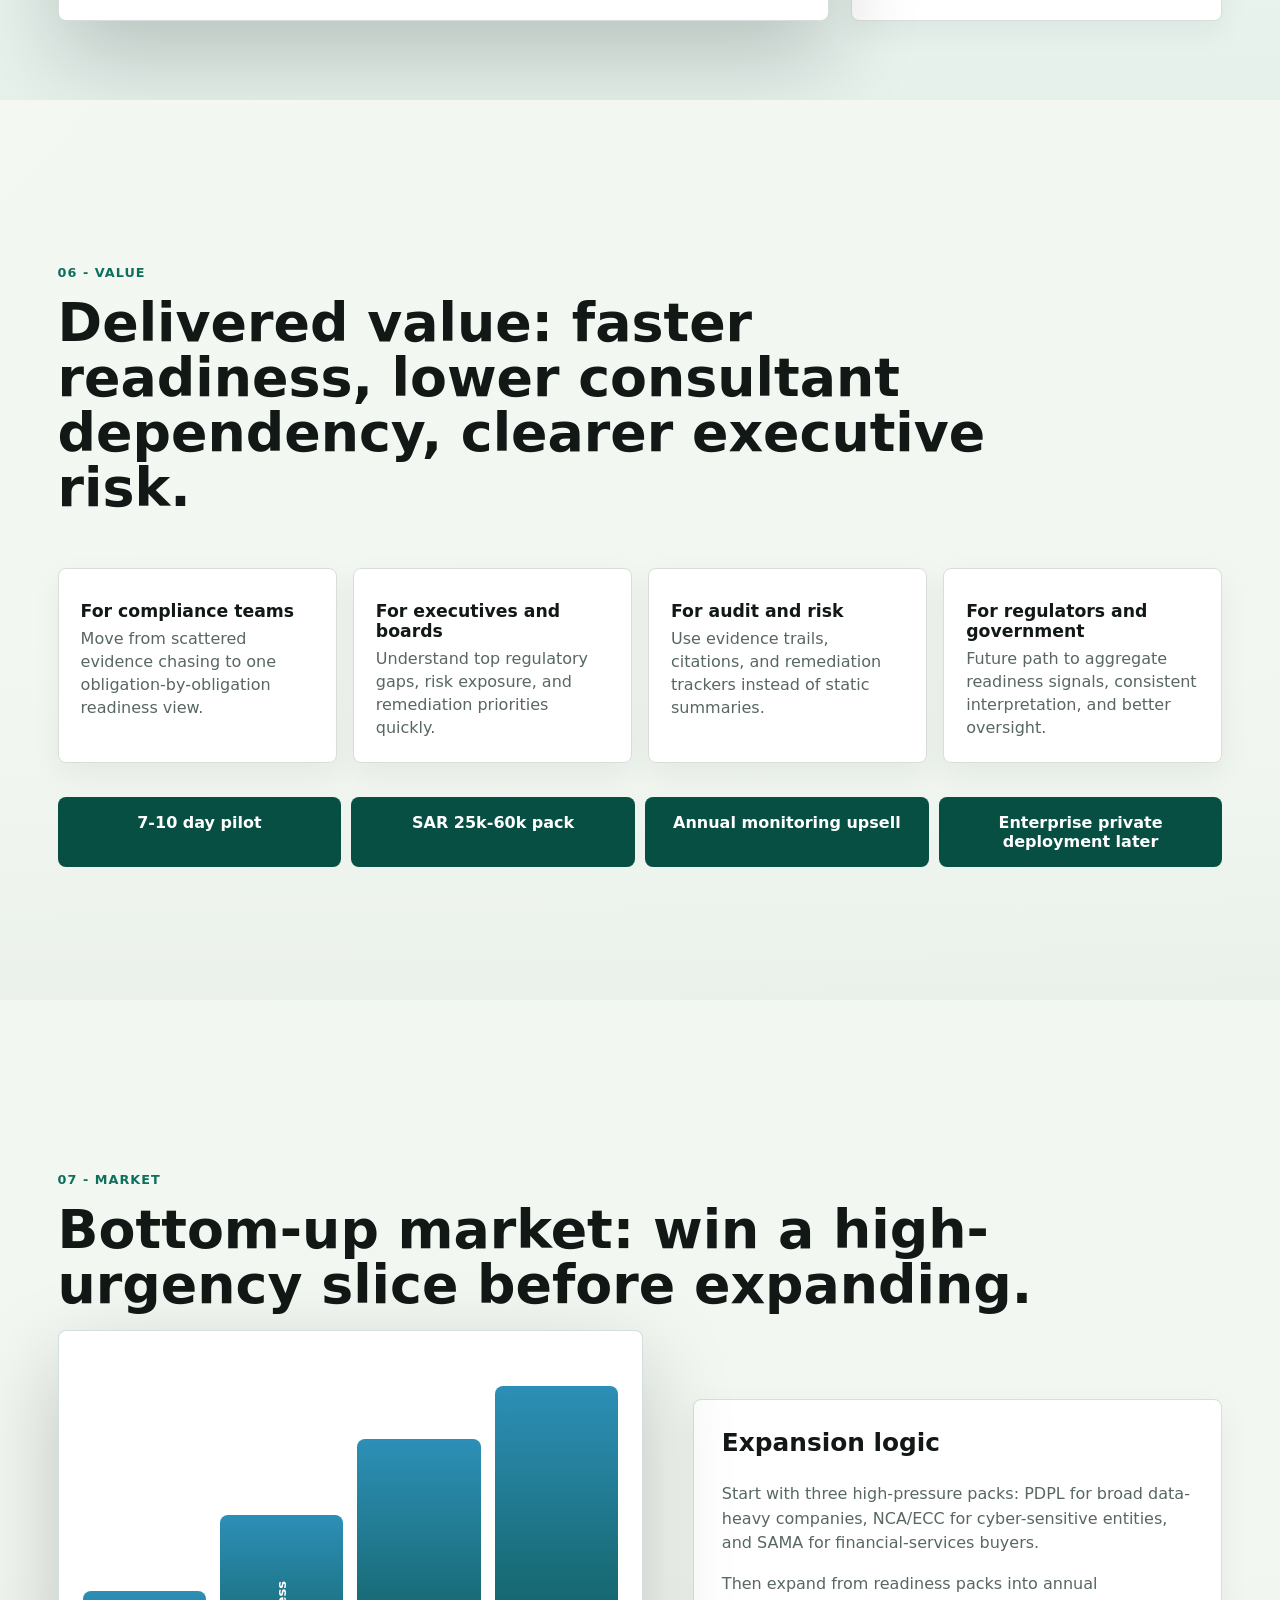
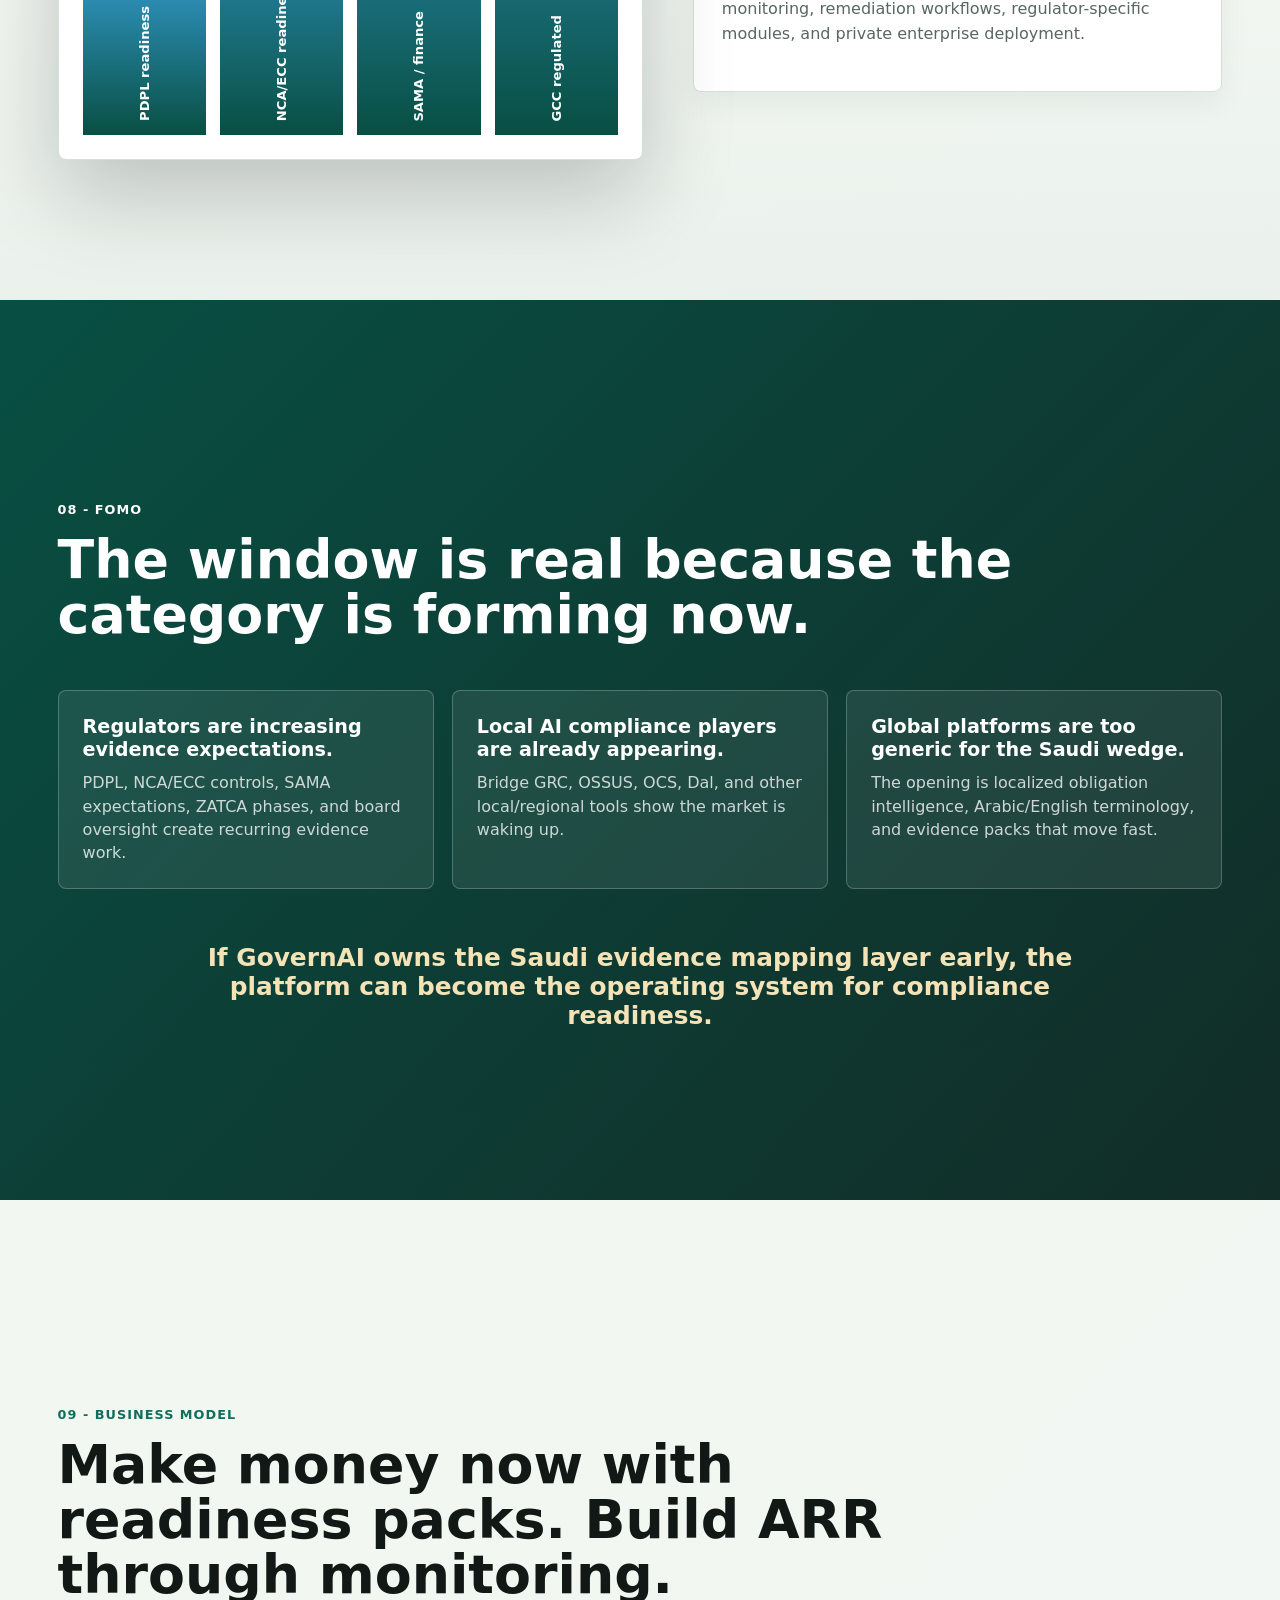
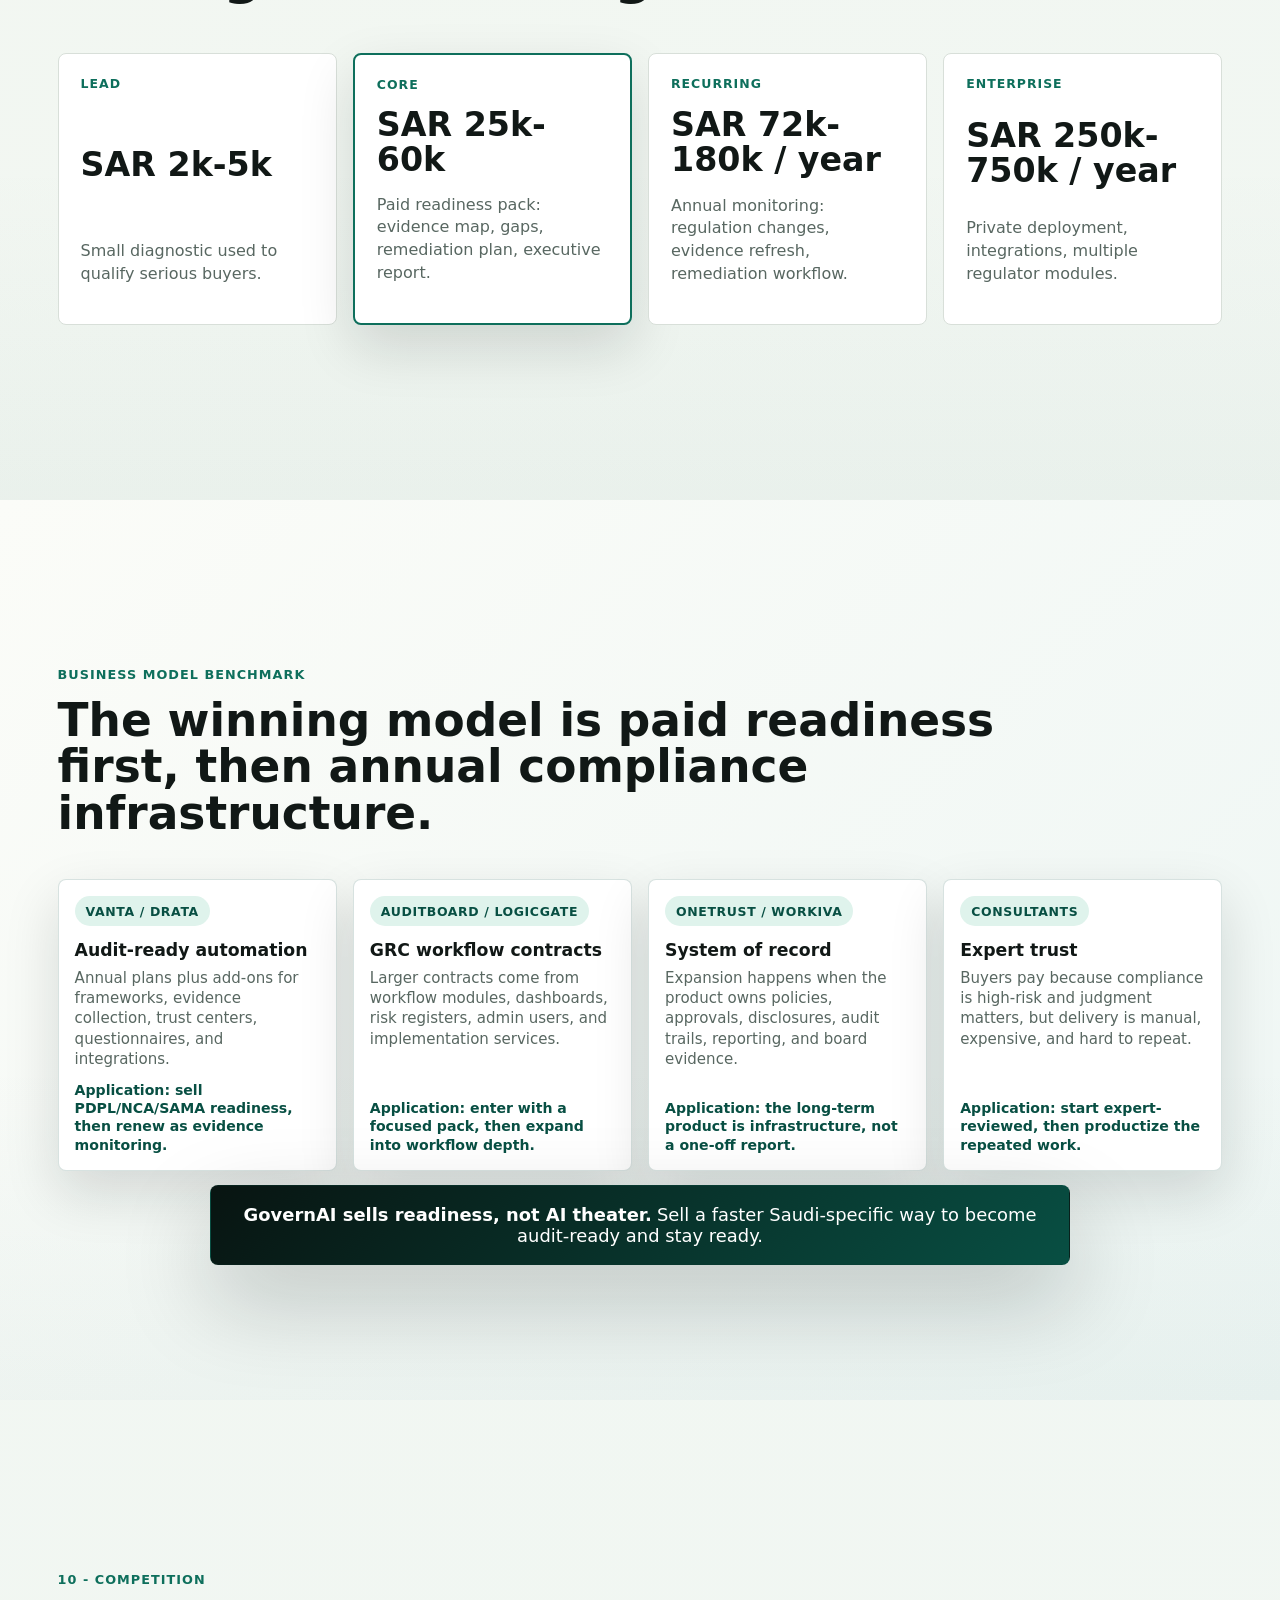
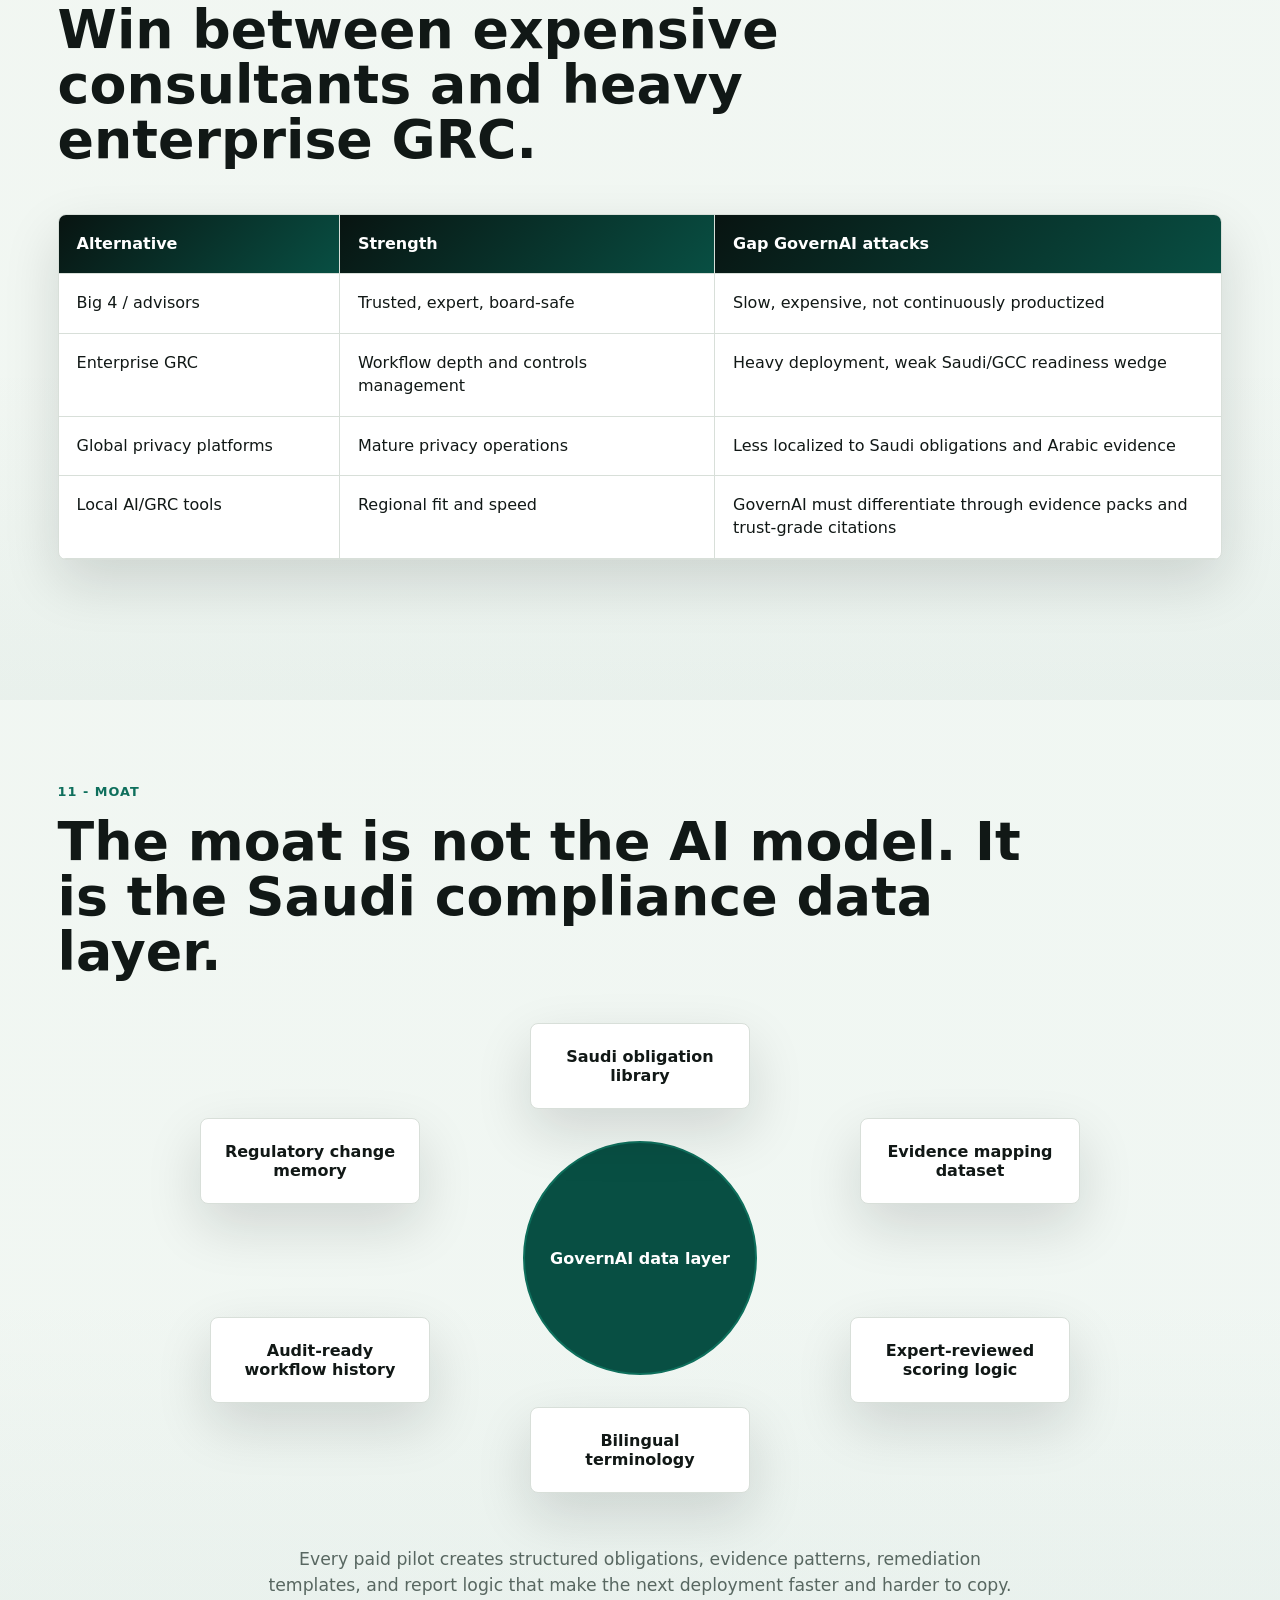
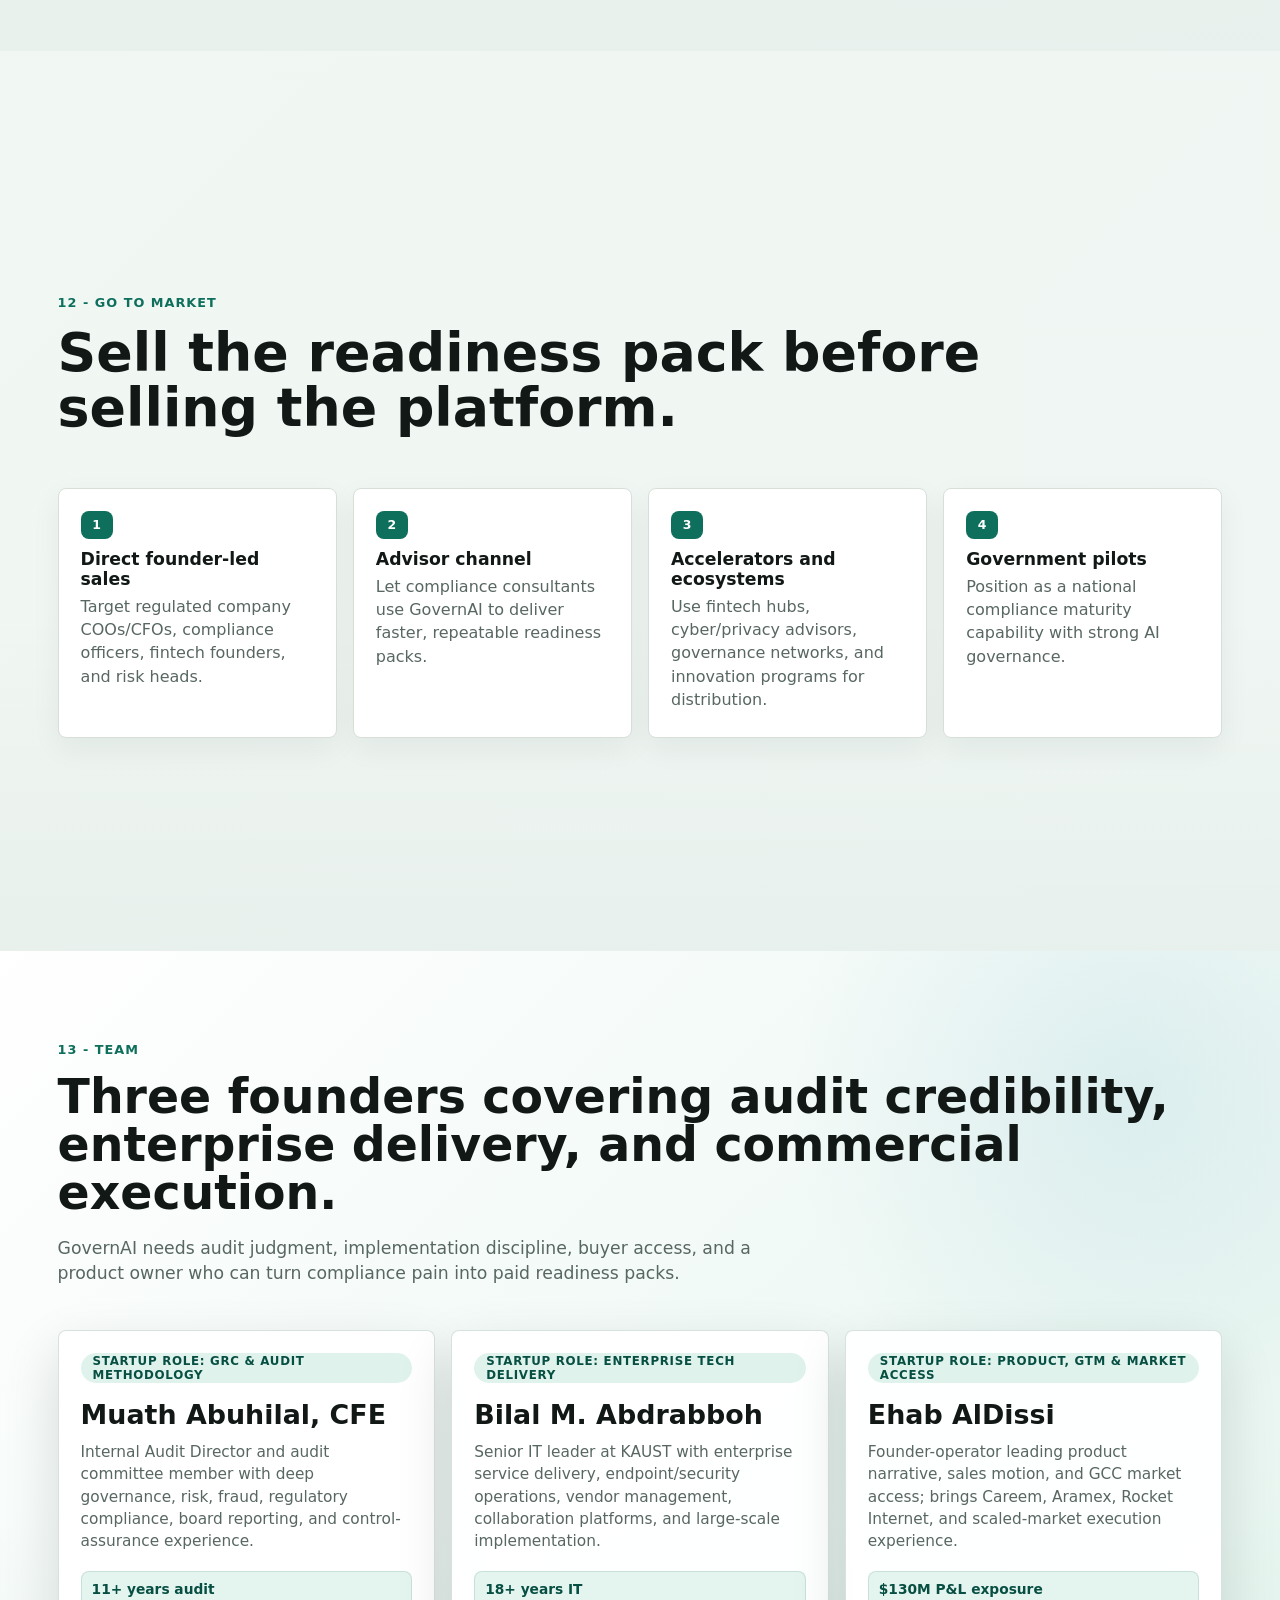
<file: Review/index.html>
<!doctype html>
<html lang="en">
  <head>
    <meta charset="UTF-8" />
    <meta name="viewport" content="width=device-width, initial-scale=1.0" />
    <meta
      name="description"
      content="GovernAI investor pitch deck: Saudi-first AI-native compliance readiness for regulated companies."
    />
    <title>GovernAI Investor Pitch Deck</title>
    <link rel="stylesheet" href="../src/styles.css?v=team-balanced" />
  </head>
  <body>
    <header class="deck-shell" aria-label="Deck navigation">
      <a class="brand" href="#slide-1" aria-label="GovernAI home">
        <span class="brand-mark">G</span>
        <span>GovernAI</span>
      </a>
      <div class="progress-track" aria-hidden="true">
        <span id="progressBar"></span>
      </div>
      <nav class="nav-links" aria-label="Slides">
        <a href="#slide-3">Why Now</a>
        <a href="#slide-6">Product</a>
        <a href="#slide-10">Business</a>
        <a href="#slide-14">Ask</a>
      </nav>
    </header>

    <main id="deck">
      <section class="slide hero" id="slide-1" data-title="Title">
        <div class="hero-grid">
          <div class="hero-copy">
            <p class="eyebrow">Pre-seed investor deck</p>
            <h1>Saudi-first AI compliance readiness.</h1>
            <p class="lead">
              GovernAI maps Saudi regulations to required evidence and delivers cited bilingual
              readiness packs for executives, auditors, and compliance teams.
            </p>
            <div class="hero-actions">
              <a class="primary-action" href="#slide-5">See the wedge</a>
              <a class="secondary-action" href="#slide-14">View the ask</a>
            </div>
          </div>

          <div class="command-visual report-preview" aria-label="GovernAI board-ready readiness report preview">
            <div class="report-cover">
              <div>
                <span>GovernAI Readiness Pack</span>
                <b>Board-ready compliance evidence report</b>
              </div>
              <small>PDPL / NCA-ECC / SAMA</small>
            </div>
            <div class="report-body">
              <div class="report-score">
                <span>Readiness score</span>
                <b>76%</b>
                <small>Expert review pending</small>
              </div>
              <div class="report-summary">
                <div>
                  <span>128</span>
                  <p>Obligations mapped</p>
                </div>
                <div>
                  <span>74</span>
                  <p>Evidence matches</p>
                </div>
                <div class="risk">
                  <span>21</span>
                  <p>Priority gaps</p>
                </div>
              </div>
              <div class="report-section">
                <b>Executive risk view</b>
                <div class="risk-row" style="--w:82%">
                  <span>Data retention evidence</span>
                  <i></i>
                  <em>Strong</em>
                </div>
                <div class="risk-row warn" style="--w:54%">
                  <span>Vendor processing controls</span>
                  <i></i>
                  <em>Partial</em>
                </div>
                <div class="risk-row danger" style="--w:28%">
                  <span>Incident notification workflow</span>
                  <i></i>
                  <em>Missing</em>
                </div>
              </div>
              <div class="report-evidence">
                <div>
                  <span>Clause</span>
                  <b>PDPL Art. 17</b>
                </div>
                <div>
                  <span>Evidence</span>
                  <b>Policy v3.2, page 8</b>
                </div>
                <div>
                  <span>Action</span>
                  <b>Owner + due date</b>
                </div>
              </div>
            </div>
            <div class="report-footer">
              <span>Regulation</span>
              <span>Obligation</span>
              <span>Evidence</span>
              <span>Finding</span>
              <span>Board report</span>
            </div>
          </div>
        </div>
      </section>

      <section class="slide service-explainer" id="slide-1a" data-title="Service">
        <div class="section-kicker">Service in one screen</div>
        <h2>GovernAI turns scattered compliance evidence into a board-ready readiness pack.</h2>
        <div class="service-flow" aria-label="GovernAI service workflow">
          <article class="service-panel input-panel">
            <span>Client inputs</span>
            <b>Documents and deadlines</b>
            <ul>
              <li>Policies and procedures</li>
              <li>Contracts and approvals</li>
              <li>Audit files and screenshots</li>
              <li>PDPL, NCA/ECC, or SAMA scope</li>
            </ul>
          </article>
          <div class="service-engine" aria-label="GovernAI evidence mapping engine">
            <div class="engine-card">
              <span>GovernAI engine</span>
              <b>Obligation-evidence map</b>
              <div class="engine-rows">
                <p><strong>Regulation</strong><i></i><em>Clause</em></p>
                <p><strong>Obligation</strong><i></i><em>Evidence need</em></p>
                <p><strong>Evidence</strong><i></i><em>Status</em></p>
              </div>
            </div>
            <div class="review-badge">
              <span>Human-reviewed</span>
              <b>Cited findings only</b>
            </div>
          </div>
          <article class="service-panel output-panel">
            <span>Client receives</span>
            <b>Readiness pack</b>
            <ul>
              <li>Board-ready executive report</li>
              <li>Gap register and risk heatmap</li>
              <li>Evidence index with citations</li>
              <li>Remediation tracker and owners</li>
            </ul>
          </article>
        </div>
        <div class="service-strip">
          <span>7-10 business days</span>
          <span>SAR 25k-60k first pack</span>
          <span>Annual monitoring upsell</span>
        </div>
      </section>

      <section class="slide" id="slide-2" data-title="Problem">
        <div class="section-kicker">01 - Problem</div>
        <div class="two-col">
          <div>
            <h2>Compliance teams are buried in documents, deadlines, and disconnected evidence.</h2>
            <p class="slide-intro">
              Saudi regulated companies are facing more rules, more digital audits, more privacy
              expectations, and more board-level governance pressure. The operating model is still
              mostly manual.
            </p>
          </div>
          <div class="pain-stack">
            <div>
              <span>01</span>
              <b>Regulations expand</b>
              <p>Financial, privacy, cyber, tax, and governance frameworks keep changing.</p>
            </div>
            <div>
              <span>02</span>
              <b>Evidence is scattered</b>
              <p>Policies, screenshots, approvals, contracts, and audit files live everywhere.</p>
            </div>
            <div>
              <span>03</span>
              <b>Consultants fill the gap</b>
              <p>Manual readiness work becomes expensive, slow, and hard to repeat.</p>
            </div>
            <div>
              <span>04</span>
              <b>Leaders see risk late</b>
              <p>Gaps surface during audits, bank due diligence, board reviews, or inspections.</p>
            </div>
          </div>
        </div>
      </section>

      <section class="slide evidence" id="slide-3" data-title="Why Now">
        <div class="section-kicker">02 - Why now</div>
        <h2>The Saudi compliance-readiness market is forming now.</h2>
        <p class="slide-intro">
          The category is being pulled by policy, market growth, regulatory enforcement, and AI
          adoption inside professional workflows.
        </p>
        <div class="evidence-grid">
          <article>
            <span class="metric">525</span>
            <h3>Financial-sector growth</h3>
            <p>The Financial Sector Development Program targets 525 fintech companies by 2030, expanding the regulated buyer base.</p>
          </article>
          <article>
            <span class="metric">2026</span>
            <h3>Open banking licensing</h3>
            <p>SAMA began licensing open banking fintech companies after sandbox testing.</p>
          </article>
          <article>
            <span class="metric">2x / year</span>
            <h3>PDPL status pressure</h3>
            <p>SAMA directed entities to provide PDPL compliance status semi-annually.</p>
          </article>
          <article>
            <span class="metric">$493M</span>
            <h3>KSA GRC platform market</h3>
            <p>IMARC estimates the Saudi GRC platform market at USD 493.4M in 2025.</p>
          </article>
        </div>
        <div class="source-row">
          <a href="https://www.mof.gov.sa/en/about/Pages/Development_Program.aspx">FSDP</a>
          <a href="https://www.sama.gov.sa/en-US/News/Pages/news-1135.aspx">SAMA open banking</a>
          <a href="https://rulebook.sama.gov.sa/en/compliance-updated-personal-data-protection-law-and-its-implementing-regulations">SAMA PDPL circular</a>
          <a href="https://www.imarcgroup.com/saudi-arabia-governance-risk-compliance-platform-market">IMARC</a>
        </div>
      </section>

      <section class="slide pressure" id="slide-3b" data-title="Regulatory Pressure">
        <div class="section-kicker">Regulatory pressure map</div>
        <h2>The readiness packs are backed by repeated compliance events, not one-time policy noise.</h2>
        <div class="pressure-map">
          <article>
            <span>SAMA</span>
            <b>PDPL status + inspection risk</b>
            <p>SAMA requires financial institutions to submit PDPL compliance status semi-annually and notes inspection visits.</p>
          </article>
          <article>
            <span>NCA</span>
            <b>ECC 2-2024 update</b>
            <p>NCA updated Essential Cybersecurity Controls to strengthen national cybersecurity and safeguard information assets.</p>
          </article>
          <article>
            <span>ZATCA</span>
            <b>Digital tax infrastructure</b>
            <p>E-invoicing moves tax evidence into structured digital workflows, proving the wider direction of travel.</p>
          </article>
          <article>
            <span>FSDP</span>
            <b>Regulated market expansion</b>
            <p>Saudi financial-sector policy expands the regulated buyer base, while the product remains useful beyond fintech.</p>
          </article>
        </div>
      </section>

      <section class="slide" id="slide-4" data-title="Old Way">
        <div class="section-kicker">03 - Old workflow</div>
        <h2>The current workflow is a cost trap.</h2>
        <div class="before-after">
          <div class="workflow old">
            <h3>Today</h3>
            <ol>
              <li>Regulation arrives as PDF, circular, or control list.</li>
              <li>Compliance team interprets it manually.</li>
              <li>Evidence requests go out by email and spreadsheet.</li>
              <li>Consultants review gaps.</li>
              <li>Management receives a late static report.</li>
            </ol>
          </div>
          <div class="workflow new">
            <h3>With GovernAI</h3>
            <ol>
              <li>Regulations become structured obligations.</li>
              <li>Evidence is mapped to each obligation.</li>
              <li>Weak or missing proof is surfaced early.</li>
              <li>Human reviewers approve final findings.</li>
              <li>Executives get a bilingual readiness pack.</li>
            </ol>
          </div>
        </div>
      </section>

      <section class="slide" id="slide-5" data-title="Wedge">
        <div class="section-kicker">04 - Wedge</div>
        <div class="wedge-layout">
          <div>
            <h2>Start focused: three readiness packs for regulated Saudi companies.</h2>
            <p class="slide-intro">
              A three-pack entry keeps the offer focused while avoiding a single-segment dependency.
              The same evidence engine powers each pack.
            </p>
            <div class="callout">
              <b>First paid product</b>
              <span>GovernAI Saudi Compliance Readiness Pack</span>
              <small>PDPL, NCA/ECC, and SAMA readiness mapping delivered in 7 to 10 business days.</small>
            </div>
          </div>
          <div class="target-rings" aria-label="Target customer rings">
            <div class="ring ring-1">PDPL</div>
            <div class="ring ring-2">NCA / ECC</div>
            <div class="ring ring-3">SAMA / finance</div>
            <div class="ring ring-4">Regulated enterprises</div>
          </div>
        </div>
      </section>

      <section class="slide buyer" id="slide-5a" data-title="Beachhead Buyer">
        <div class="section-kicker">Beachhead buyer</div>
        <h2>The first buyer is not "government" or "everyone in compliance." It is a pressured operator with a deadline.</h2>
        <div class="buyer-table">
          <div class="buyer-head">Buyer</div>
          <div class="buyer-head">Trigger</div>
          <div class="buyer-head">Why GovernAI wins</div>
          <div>Regulated company COO / CFO</div>
          <div>Audit, tender, board review, bank due diligence</div>
          <div>Fast readiness pack before the next external review</div>
          <div>Compliance officer</div>
          <div>Evidence requests, PDPL status, policy gaps, board reporting</div>
          <div>Obligation-level map instead of spreadsheet chasing</div>
          <div>Risk / internal audit head</div>
          <div>Upcoming audit, unresolved findings, unclear remediation owners</div>
          <div>Cited findings, remediation tracker, and audit trail</div>
          <div>Compliance advisory firm</div>
          <div>Repeated manual assessments across clients</div>
          <div>White-label engine that compresses delivery time</div>
        </div>
      </section>

      <section class="slide product" id="slide-6" data-title="Product">
        <div class="section-kicker">05 - Product</div>
        <h2>AI-native means structured compliance intelligence, not a chatbot wrapper.</h2>
        <div class="pipeline" aria-label="GovernAI product pipeline">
          <div>
            <span>01</span>
            <b>Regulation</b>
            <p>PDPL, NCA/ECC, SAMA, CMA, ZATCA</p>
          </div>
          <i></i>
          <div>
            <span>02</span>
            <b>Obligations</b>
            <p>Structured requirements</p>
          </div>
          <i></i>
          <div>
            <span>03</span>
            <b>Evidence</b>
            <p>Policies, contracts, logs, reports</p>
          </div>
          <i></i>
          <div>
            <span>04</span>
            <b>Assessment</b>
            <p>Met, partial, missing, unclear</p>
          </div>
          <i></i>
          <div>
            <span>05</span>
            <b>Report</b>
            <p>Board-ready, bilingual, cited</p>
          </div>
        </div>
        <div class="product-grid">
          <div class="mock-table">
            <div class="mock-row head">
              <span>Obligation</span><span>Status</span><span>Evidence</span>
            </div>
            <div class="mock-row">
              <span>Privacy governance owner assigned</span><b class="ok">Met</b><span>Policy 3.2</span>
            </div>
            <div class="mock-row">
              <span>Cross-border transfer controls</span><b class="warn">Partial</b><span>DPA draft</span>
            </div>
            <div class="mock-row">
              <span>Incident notification workflow</span><b class="risk-text">Missing</b><span>None</span>
            </div>
          </div>
          <div class="ai-card">
            <h3>Built-in guardrails</h3>
            <ul>
              <li>Every finding cites regulation and evidence.</li>
              <li>Weak evidence becomes "unclear," not false confidence.</li>
              <li>Human review before final report.</li>
              <li>Every assessment is versioned and auditable.</li>
            </ul>
          </div>
        </div>
      </section>

      <section class="slide" id="slide-7" data-title="Delivered Value">
        <div class="section-kicker">06 - Value</div>
        <h2>Delivered value: faster readiness, lower consultant dependency, clearer executive risk.</h2>
        <div class="value-cards">
          <article>
            <b>For compliance teams</b>
            <p>Move from scattered evidence chasing to one obligation-by-obligation readiness view.</p>
          </article>
          <article>
            <b>For executives and boards</b>
            <p>Understand top regulatory gaps, risk exposure, and remediation priorities quickly.</p>
          </article>
          <article>
            <b>For audit and risk</b>
            <p>Use evidence trails, citations, and remediation trackers instead of static summaries.</p>
          </article>
          <article>
            <b>For regulators and government</b>
            <p>Future path to aggregate readiness signals, consistent interpretation, and better oversight.</p>
          </article>
        </div>
        <div class="roi-strip">
          <span>7-10 day pilot</span>
          <span>SAR 25k-60k pack</span>
          <span>Annual monitoring upsell</span>
          <span>Enterprise private deployment later</span>
        </div>
      </section>

      <section class="slide" id="slide-8" data-title="Market">
        <div class="section-kicker">07 - Market</div>
        <h2>Bottom-up market: win a high-urgency slice before expanding.</h2>
        <div class="market-layout">
          <div class="market-chart" aria-label="Market expansion chart">
            <div style="--h:38%"><span>PDPL readiness</span></div>
            <div style="--h:58%"><span>NCA/ECC readiness</span></div>
            <div style="--h:78%"><span>SAMA / finance</span></div>
            <div style="--h:92%"><span>GCC regulated</span></div>
          </div>
          <div class="market-notes">
            <h3>Expansion logic</h3>
            <p>
              Start with three high-pressure packs: PDPL for broad data-heavy companies, NCA/ECC
              for cyber-sensitive entities, and SAMA for financial-services buyers.
            </p>
            <p>
              Then expand from readiness packs into annual monitoring, remediation workflows,
              regulator-specific modules, and private enterprise deployment.
            </p>
          </div>
        </div>
      </section>

      <section class="slide fomo" id="slide-9" data-title="FOMO">
        <div class="section-kicker">08 - FOMO</div>
        <h2>The window is real because the category is forming now.</h2>
        <div class="fomo-board">
          <div>
            <b>Regulators are increasing evidence expectations.</b>
            <p>PDPL, NCA/ECC controls, SAMA expectations, ZATCA phases, and board oversight create recurring evidence work.</p>
          </div>
          <div>
            <b>Local AI compliance players are already appearing.</b>
            <p>Bridge GRC, OSSUS, OCS, Dal, and other local/regional tools show the market is waking up.</p>
          </div>
          <div>
            <b>Global platforms are too generic for the Saudi wedge.</b>
            <p>The opening is localized obligation intelligence, Arabic/English terminology, and evidence packs that move fast.</p>
          </div>
        </div>
        <p class="fomo-line">
          If GovernAI owns the Saudi evidence mapping layer early, the platform can become the operating system for compliance readiness.
        </p>
      </section>

      <section class="slide" id="slide-10" data-title="Business Model">
        <div class="section-kicker">09 - Business model</div>
        <h2>Make money now with readiness packs. Build ARR through monitoring.</h2>
        <div class="pricing-ladder">
          <div>
            <span>Lead</span>
            <b>SAR 2k-5k</b>
            <p>Small diagnostic used to qualify serious buyers.</p>
          </div>
          <div class="featured">
            <span>Core</span>
            <b>SAR 25k-60k</b>
            <p>Paid readiness pack: evidence map, gaps, remediation plan, executive report.</p>
          </div>
          <div>
            <span>Recurring</span>
            <b>SAR 72k-180k / year</b>
            <p>Annual monitoring: regulation changes, evidence refresh, remediation workflow.</p>
          </div>
          <div>
            <span>Enterprise</span>
            <b>SAR 250k-750k / year</b>
            <p>Private deployment, integrations, multiple regulator modules.</p>
          </div>
        </div>
      </section>

      <section class="slide benchmark" id="slide-10a" data-title="Business Model Benchmark">
        <div class="section-kicker">Business model benchmark</div>
        <h2>The winning model is paid readiness first, then annual compliance infrastructure.</h2>
        <div class="benchmark-grid">
          <article>
            <span>Vanta / Drata</span>
            <b>Audit-ready automation</b>
            <p>Annual plans plus add-ons for frameworks, evidence collection, trust centers, questionnaires, and integrations.</p>
            <strong>Application: sell PDPL/NCA/SAMA readiness, then renew as evidence monitoring.</strong>
          </article>
          <article>
            <span>AuditBoard / LogicGate</span>
            <b>GRC workflow contracts</b>
            <p>Larger contracts come from workflow modules, dashboards, risk registers, admin users, and implementation services.</p>
            <strong>Application: enter with a focused pack, then expand into workflow depth.</strong>
          </article>
          <article>
            <span>OneTrust / Workiva</span>
            <b>System of record</b>
            <p>Expansion happens when the product owns policies, approvals, disclosures, audit trails, reporting, and board evidence.</p>
            <strong>Application: the long-term product is infrastructure, not a one-off report.</strong>
          </article>
          <article>
            <span>Consultants</span>
            <b>Expert trust</b>
            <p>Buyers pay because compliance is high-risk and judgment matters, but delivery is manual, expensive, and hard to repeat.</p>
            <strong>Application: start expert-reviewed, then productize the repeated work.</strong>
          </article>
        </div>
        <div class="benchmark-bottom">
          <b>GovernAI sells readiness, not AI theater.</b>
          <span>Sell a faster Saudi-specific way to become audit-ready and stay ready.</span>
        </div>
      </section>

      <section class="slide" id="slide-11" data-title="Competition">
        <div class="section-kicker">10 - Competition</div>
        <h2>Win between expensive consultants and heavy enterprise GRC.</h2>
        <div class="matrix" role="table" aria-label="Competition positioning matrix">
          <div class="matrix-head">Alternative</div>
          <div class="matrix-head">Strength</div>
          <div class="matrix-head">Gap GovernAI attacks</div>
          <div>Big 4 / advisors</div>
          <div>Trusted, expert, board-safe</div>
          <div>Slow, expensive, not continuously productized</div>
          <div>Enterprise GRC</div>
          <div>Workflow depth and controls management</div>
          <div>Heavy deployment, weak Saudi/GCC readiness wedge</div>
          <div>Global privacy platforms</div>
          <div>Mature privacy operations</div>
          <div>Less localized to Saudi obligations and Arabic evidence</div>
          <div>Local AI/GRC tools</div>
          <div>Regional fit and speed</div>
          <div>GovernAI must differentiate through evidence packs and trust-grade citations</div>
        </div>
      </section>

      <section class="slide" id="slide-12" data-title="Moat">
        <div class="section-kicker">11 - Moat</div>
        <h2>The moat is not the AI model. It is the Saudi compliance data layer.</h2>
        <div class="flywheel" aria-label="GovernAI moat flywheel">
          <div>Saudi obligation library</div>
          <div>Evidence mapping dataset</div>
          <div>Expert-reviewed scoring logic</div>
          <div>Bilingual terminology</div>
          <div>Audit-ready workflow history</div>
          <div>Regulatory change memory</div>
        </div>
        <p class="slide-intro narrow">
          Every paid pilot creates structured obligations, evidence patterns, remediation templates,
          and report logic that make the next deployment faster and harder to copy.
        </p>
      </section>

      <section class="slide" id="slide-13" data-title="GTM">
        <div class="section-kicker">12 - Go to market</div>
        <h2>Sell the readiness pack before selling the platform.</h2>
        <div class="gtm-grid">
          <div>
            <span>1</span>
            <b>Direct founder-led sales</b>
            <p>Target regulated company COOs/CFOs, compliance officers, fintech founders, and risk heads.</p>
          </div>
          <div>
            <span>2</span>
            <b>Advisor channel</b>
            <p>Let compliance consultants use GovernAI to deliver faster, repeatable readiness packs.</p>
          </div>
          <div>
            <span>3</span>
            <b>Accelerators and ecosystems</b>
            <p>Use fintech hubs, cyber/privacy advisors, governance networks, and innovation programs for distribution.</p>
          </div>
          <div>
            <span>4</span>
            <b>Government pilots</b>
            <p>Position as a national compliance maturity capability with strong AI governance.</p>
          </div>
        </div>
      </section>

      <section class="slide team-slide" id="slide-13a" data-title="Team">
        <div class="section-kicker">13 - Team</div>
        <h2>Three founders covering audit credibility, enterprise delivery, and commercial execution.</h2>
        <p class="slide-intro">
          GovernAI needs audit judgment, implementation discipline, buyer access, and a product
          owner who can turn compliance pain into paid readiness packs.
        </p>
        <div class="team-grid">
          <article class="team-card">
            <span class="team-role">Startup role: GRC & audit methodology</span>
            <b>Muath Abuhilal, CFE</b>
            <p>
              Internal Audit Director and audit committee member with deep governance, risk,
              fraud, regulatory compliance, board reporting, and control-assurance experience.
            </p>
            <div class="team-proof">
              <span>11+ years audit</span>
              <span>Audit committee</span>
              <span>Board-grade assurance</span>
            </div>
          </article>
          <article class="team-card">
            <span class="team-role">Startup role: enterprise tech delivery</span>
            <b>Bilal M. Abdrabboh</b>
            <p>
              Senior IT leader at KAUST with enterprise service delivery, endpoint/security
              operations, vendor management, collaboration platforms, and large-scale implementation.
            </p>
            <div class="team-proof">
              <span>18+ years IT</span>
              <span>6,000+ users</span>
              <span>$100M+ infra</span>
            </div>
          </article>
          <article class="team-card">
            <span class="team-role">Startup role: product, GTM & market access</span>
            <b>Ehab AlDissi</b>
            <p>
              Founder-operator leading product narrative, sales motion, and GCC market access;
              brings Careem, Aramex, Rocket Internet, and scaled-market execution experience.
            </p>
            <div class="team-proof">
              <span>$130M P&L exposure</span>
              <span>2 exits</span>
              <span>GCC market access</span>
            </div>
          </article>
        </div>
        <div class="team-role-map">
          <span>Commercial owner</span>
          <i></i>
          <span>Audit methodology</span>
          <i></i>
          <span>Enterprise deployment</span>
          <i></i>
          <span>Funded hire: AI engineer</span>
        </div>
      </section>

      <section class="slide ask-slide" id="slide-14" data-title="Ask">
        <div class="section-kicker">14 - Raise</div>
        <h2>Raising USD 250k to prove paid demand and ship the first trust-grade MVP.</h2>
        <div class="ask-layout">
          <div class="ask-card">
            <span class="ask-label">Lean proof round</span>
            <b>USD 250k</b>
            <p>
              Enough capital to validate the paid wedge, build the secure evidence-mapping MVP,
              and convert manual readiness packs into repeatable software.
            </p>
            <div class="ask-metrics">
              <span>6-9 months runway</span>
              <span>3-5 paid pilots</span>
              <span>1-2 annual conversions</span>
            </div>
          </div>
          <div class="use-of-funds premium-list">
            <div style="--p:40%">Product MVP <b>40%</b></div>
            <div style="--p:25%">Sales and pilots <b>25%</b></div>
            <div style="--p:20%">Regulatory content <b>20%</b></div>
            <div style="--p:15%">Security, legal, and operations <b>15%</b></div>
          </div>
        </div>
        <p class="assumption">The round is designed to create commercial proof: paid pilots, annual conversion signals, and a trust-grade MVP.</p>
      </section>

      <section class="slide" id="slide-15" data-title="Execution">
        <div class="section-kicker">15 - Execution plan</div>
        <h2>Next 90 days: sell, deliver, productize.</h2>
        <div class="timeline">
          <div>
            <span>Days 1-15</span>
            <b>Package</b>
            <p>Finalize SOW, teaser, sample report, target list, and outreach script.</p>
          </div>
          <div>
            <span>Days 16-45</span>
            <b>Sell and deliver</b>
            <p>Close 1 to 3 paid pilots and deliver manually with AI-assisted expert review.</p>
          </div>
          <div>
            <span>Days 46-90</span>
            <b>Productize</b>
            <p>Build upload, evidence mapping, citation view, report export, RBAC, and audit logs.</p>
          </div>
        </div>
      </section>

      <section class="slide sources" id="slide-16" data-title="Sources">
        <div class="section-kicker">16 - Research basis</div>
        <h2>Research basis for timing, market, and business model.</h2>
        <p class="slide-intro">
          The opportunity is grounded in Saudi regulatory signals, GRC/RegTech market indicators,
          proven compliance automation models, and visible local/regional competition.
        </p>
        <div class="source-board">
          <article>
            <span>Investor narrative</span>
            <a href="https://www.sequoiacap.com/article/writing-a-business-plan/">Sequoia: pitch structure</a>
            <a href="https://www.ycombinator.com/blog/how-to-pitch-your-company/">YC: clear company pitch</a>
            <a href="https://www.ycombinator.com/blog/how-to-raise-a-seed-round/">YC: seed fundraising guide</a>
            <a href="https://www.prnewswire.com/news-releases/vcs-prioritize-people-in-an-ai-heavy-landscape-according-to-new-dropbox-docsend-report-302334444.html">Dropbox DocSend: investor behavior</a>
          </article>
          <article>
            <span>Saudi regulatory urgency</span>
            <a href="https://www.mof.gov.sa/en/about/Pages/Development_Program.aspx">Financial Sector Development Program</a>
            <a href="https://www.sama.gov.sa/en-US/News/Pages/news-1135.aspx">SAMA: open banking licensing</a>
            <a href="https://rulebook.sama.gov.sa/en/compliance-updated-personal-data-protection-law-and-its-implementing-regulations">SAMA Rulebook: PDPL circular</a>
            <a href="https://nca.gov.sa/en/regulatory-documents/controls-list/ecc/">NCA: Essential Cybersecurity Controls</a>
            <a href="https://zatca.gov.sa/en/E-Invoicing/Pages/default.aspx">ZATCA: e-invoicing</a>
          </article>
          <article>
            <span>Market and competition</span>
            <a href="https://www.imarcgroup.com/saudi-arabia-governance-risk-compliance-platform-market">IMARC: Saudi GRC platform market</a>
            <a href="https://www.imarcgroup.com/saudi-arabia-regtech-market">IMARC: Saudi RegTech market</a>
            <a href="https://www.vanta.com/pricing">Vanta: compliance automation model</a>
            <a href="https://drata.com/plans">Drata: trust platform plans</a>
            <a href="https://optro.ai/blog/auditboard-surpasses-300-million-in-arr-accelerates-growth-trajectory">AuditBoard: ARR benchmark</a>
            <a href="https://www.logicgate.com/platform/pricing/">LogicGate: GRC pricing model</a>
            <a href="https://www.onetrust.com/pricing/">OneTrust: modular trust platform</a>
            <a href="https://newsroom.workiva.com/press-releases/workiva-announces-fourth-quarter-and-full-year-2025-financial-results">Workiva: large ACV contracts</a>
          </article>
        </div>
      </section>
    </main>

    <div class="slide-controls" aria-label="Deck controls">
      <button id="prevSlide" type="button" aria-label="Previous slide">&lt;</button>
      <span id="slideCounter">1 / 21</span>
      <button id="nextSlide" type="button" aria-label="Next slide">&gt;</button>
    </div>

    <script type="module" src="../src/main.js"></script>
  </body>
</html>
</file>
<file: src/styles.css>
:root {
  --ink: #111816;
  --muted: #586761;
  --paper: #f7f8f3;
  --panel: #ffffff;
  --line: #d8dfd9;
  --green: #0e6f5c;
  --green-dark: #084f43;
  --night: #081411;
  --mint: #dff3ec;
  --cyan: #2d8fb7;
  --gold: #c3922e;
  --champagne: #f1d99f;
  --steel: #8ea3a2;
  --coral: #c6533e;
  --red: #b93232;
  --shadow: 0 22px 55px rgba(17, 24, 22, 0.14);
  --deep-shadow: 0 34px 90px rgba(8, 20, 17, 0.22);
}

* {
  box-sizing: border-box;
}

html {
  scroll-behavior: smooth;
}

body {
  margin: 0;
  color: var(--ink);
  font-family:
    Inter, ui-sans-serif, system-ui, -apple-system, BlinkMacSystemFont, "Segoe UI", sans-serif;
  background:
    radial-gradient(circle at 12% 10%, rgba(14, 111, 92, 0.08), transparent 30%),
    linear-gradient(135deg, #fbfcf8 0%, #f3f7f1 45%, #eef6f4 100%),
    var(--paper);
  letter-spacing: 0;
  overflow-x: hidden;
}

a {
  color: inherit;
}

.deck-shell {
  position: fixed;
  z-index: 20;
  top: 0;
  left: 0;
  right: 0;
  display: grid;
  grid-template-columns: auto minmax(160px, 1fr) auto;
  align-items: center;
  gap: 24px;
  padding: 10px 24px;
  border-bottom: 1px solid rgba(216, 223, 217, 0.8);
  background: rgba(246, 248, 245, 0.9);
  backdrop-filter: blur(16px);
}

.brand {
  display: inline-flex;
  align-items: center;
  gap: 10px;
  font-weight: 800;
  text-decoration: none;
}

.brand-mark {
  display: grid;
  width: 30px;
  height: 30px;
  place-items: center;
  border-radius: 8px;
  color: white;
  background: var(--green-dark);
}

.progress-track {
  height: 7px;
  overflow: hidden;
  border-radius: 999px;
  background: #dde5df;
}

.progress-track span {
  display: block;
  width: 0;
  height: 100%;
  border-radius: inherit;
  background: linear-gradient(90deg, var(--green), var(--cyan), var(--gold));
  transition: width 180ms ease;
}

.nav-links {
  display: flex;
  gap: 14px;
  font-size: 0.86rem;
  font-weight: 700;
}

.nav-links a {
  color: var(--muted);
  text-decoration: none;
}

.slide {
  min-height: 100vh;
  display: flex;
  flex-direction: column;
  justify-content: center;
  padding: 84px clamp(20px, 4.5vw, 70px) 52px;
  scroll-snap-align: start;
}

#deck {
  scroll-snap-type: y proximity;
}

.hero {
  min-height: 100vh;
  background:
    radial-gradient(circle at 15% 18%, rgba(45, 143, 183, 0.14), transparent 30%),
    linear-gradient(135deg, rgba(14, 111, 92, 0.12), rgba(195, 146, 46, 0.12));
}

.hero-grid,
.two-col,
.wedge-layout,
.market-layout,
.ask-layout {
  width: min(1180px, 100%);
  margin: 0 auto;
  display: grid;
  grid-template-columns: minmax(0, 1.05fr) minmax(320px, 0.95fr);
  gap: clamp(24px, 4vw, 50px);
  align-items: center;
}

.hero-copy {
  max-width: 660px;
}

.eyebrow,
.section-kicker {
  margin: 0 0 16px;
  color: var(--green);
  font-weight: 850;
  text-transform: uppercase;
  letter-spacing: 0.08em;
  font-size: 0.8rem;
}

h1,
h2,
h3,
p {
  margin-top: 0;
}

h1 {
  max-width: 850px;
  margin-bottom: 18px;
  font-size: clamp(3rem, 5.8vw, 5.65rem);
  line-height: 0.95;
  letter-spacing: 0;
}

h2 {
  max-width: 980px;
  margin-bottom: 18px;
  font-size: clamp(2rem, 4.2vw, 3.8rem);
  line-height: 1.02;
  letter-spacing: 0;
}

h3 {
  font-size: clamp(1.1rem, 2vw, 1.55rem);
}

.lead,
.slide-intro {
  max-width: 760px;
  color: var(--muted);
  font-size: clamp(1rem, 1.35vw, 1.16rem);
  line-height: 1.48;
}

.narrow {
  margin: 28px auto 0;
  text-align: center;
}

.hero-actions {
  display: flex;
  flex-wrap: wrap;
  gap: 12px;
  margin-top: 24px;
}

.primary-action,
.secondary-action {
  display: inline-flex;
  min-height: 46px;
  align-items: center;
  justify-content: center;
  border-radius: 8px;
  padding: 0 18px;
  font-weight: 800;
  text-decoration: none;
}

.primary-action {
  color: white;
  background: var(--green-dark);
}

.secondary-action {
  border: 1px solid var(--line);
  background: white;
}

.command-visual {
  overflow: hidden;
  border: 1px solid rgba(14, 111, 92, 0.18);
  border-radius: 8px;
  background: #fbfdfb;
  box-shadow: var(--shadow);
}

.report-preview {
  display: flex;
  flex-direction: column;
  align-self: start;
  margin-top: 8px;
  width: min(610px, 100%);
  isolation: isolate;
}

.report-cover {
  display: flex;
  align-items: center;
  justify-content: space-between;
  gap: 12px;
  padding: 14px 16px;
  color: white;
  background:
    linear-gradient(135deg, rgba(241, 217, 159, 0.22), transparent 38%),
    linear-gradient(135deg, #06231f, var(--green-dark));
}

.report-cover span,
.report-cover small {
  display: block;
  font-size: 0.7rem;
  font-weight: 850;
  letter-spacing: 0.08em;
  text-transform: uppercase;
}

.report-cover b {
  display: block;
  margin-top: 6px;
  font-size: clamp(1.08rem, 1.45vw, 1.3rem);
  line-height: 1.08;
}

.report-cover small {
  min-width: max-content;
  border: 1px solid rgba(255, 255, 255, 0.28);
  border-radius: 999px;
  padding: 7px 10px;
}

.report-body {
  display: grid;
  grid-template-columns: 0.78fr 1.22fr;
  gap: 10px;
  padding: 10px;
  background:
    linear-gradient(180deg, rgba(255, 255, 255, 0.95), rgba(238, 247, 242, 0.68)),
    white;
}

.report-score,
.report-summary,
.report-section,
.report-evidence {
  border: 1px solid var(--line);
  border-radius: 8px;
  background: rgba(255, 255, 255, 0.92);
  box-shadow: 0 10px 28px rgba(21, 31, 26, 0.06);
}

.report-score {
  min-height: 94px;
  display: flex;
  flex-direction: column;
  justify-content: center;
  padding: 12px;
  color: white;
  background:
    radial-gradient(circle at 82% 18%, rgba(241, 217, 159, 0.34), transparent 28%),
    linear-gradient(135deg, var(--green-dark), var(--green));
}

.report-score span,
.report-score small {
  font-size: 0.7rem;
  font-weight: 850;
  letter-spacing: 0.08em;
  text-transform: uppercase;
}

.report-score b {
  display: block;
  margin: 6px 0;
  font-size: clamp(2.3rem, 3.5vw, 3.05rem);
  line-height: 1;
}

.report-summary {
  grid-column: 1;
  display: grid;
  gap: 5px;
  padding: 7px;
}

.report-summary div {
  display: grid;
  grid-template-columns: 42px 1fr;
  align-items: center;
  gap: 8px;
  border-radius: 8px;
  padding: 6px 8px;
  background: var(--mint);
}

.report-summary .risk {
  background: #fff0ec;
}

.report-summary span {
  color: var(--green-dark);
  font-size: 1.08rem;
  font-weight: 900;
}

.report-summary p {
  margin: 0;
  color: var(--muted);
  font-size: 0.8rem;
  line-height: 1.18;
}

.report-section {
  grid-column: 2;
  grid-row: 1 / span 2;
  padding: 10px 12px;
}

.report-section > b {
  display: block;
  margin-bottom: 8px;
  font-size: 0.95rem;
}

.risk-row {
  display: grid;
  grid-template-columns: minmax(130px, 1fr) minmax(92px, 0.75fr) 56px;
  align-items: center;
  gap: 8px;
  padding: 6px 0;
  border-top: 1px solid var(--line);
}

.risk-row span {
  color: var(--ink);
  font-size: 0.82rem;
  font-weight: 750;
}

.risk-row i {
  position: relative;
  height: 8px;
  overflow: hidden;
  border-radius: 999px;
  background: rgba(8, 79, 67, 0.1);
}

.risk-row i::before {
  content: "";
  position: absolute;
  inset: 0 auto 0 0;
  width: var(--w);
  border-radius: inherit;
  background: linear-gradient(90deg, var(--green), #62b79a);
}

.risk-row.warn i::before {
  background: linear-gradient(90deg, var(--gold), #e5b74e);
}

.risk-row.danger i::before {
  background: linear-gradient(90deg, #c6533e, #ee8a72);
}

.risk-row em {
  color: var(--green-dark);
  font-size: 0.78rem;
  font-style: normal;
  font-weight: 850;
  text-align: right;
}

.risk-row.warn em {
  color: #9a6a05;
}

.risk-row.danger em {
  color: #a84130;
}

.report-evidence {
  grid-column: 1 / -1;
  display: grid;
  grid-template-columns: repeat(3, minmax(0, 1fr));
  gap: 1px;
  overflow: hidden;
  padding: 0;
  background: var(--line);
}

.report-evidence div {
  padding: 7px 9px;
  background: white;
}

.report-evidence span {
  display: block;
  margin-bottom: 4px;
  color: var(--muted);
  font-size: 0.66rem;
  font-weight: 850;
  text-transform: uppercase;
  letter-spacing: 0.08em;
}

.report-evidence b {
  display: block;
  color: var(--ink);
  font-size: 0.78rem;
}

.report-footer {
  display: grid;
  grid-template-columns: repeat(5, minmax(0, 1fr));
  gap: 1px;
  padding: 7px 9px 8px;
  background: #fbfdfb;
}

.report-footer span {
  border-radius: 999px;
  padding: 5px 6px;
  color: var(--green-dark);
  background: var(--mint);
  font-size: 0.55rem;
  font-weight: 900;
  text-align: center;
  text-transform: uppercase;
  letter-spacing: 0.05em;
}

.pain-stack,
.plain-grid,
.alignment-grid,
.value-cards,
.gtm-grid,
.evidence-grid,
.investor-grid,
.pressure-map,
.proof-grid {
  display: grid;
  gap: 16px;
}

.pain-stack div,
.plain-grid article,
.alignment-grid article,
.value-cards article,
.gtm-grid div,
.evidence-grid article,
.investor-grid article,
.pressure-map article,
.proof-grid article,
.workflow,
.ai-card,
.market-notes,
.milestones,
.fomo-board div {
  border: 1px solid var(--line);
  border-radius: 8px;
  background: var(--panel);
  box-shadow: 0 10px 30px rgba(21, 31, 26, 0.06);
}

.pain-stack div {
  padding: 18px;
}

.pain-stack span,
.plain-grid span,
.alignment-grid span,
.pipeline span,
.gtm-grid span {
  display: inline-flex;
  min-width: 32px;
  height: 28px;
  align-items: center;
  justify-content: center;
  border-radius: 8px;
  color: white;
  background: var(--green);
  font-weight: 850;
  font-size: 0.78rem;
}

.pain-stack b,
.plain-grid b,
.alignment-grid b,
.gtm-grid b,
.value-cards b {
  display: block;
  margin: 10px 0 6px;
  font-size: 1.08rem;
}

.pain-stack p,
.plain-grid p,
.alignment-grid p,
.value-cards p,
.gtm-grid p,
.fomo-board p {
  margin: 0;
  color: var(--muted);
  line-height: 1.45;
}

.evidence-grid {
  width: min(1180px, 100%);
  grid-template-columns: repeat(4, minmax(0, 1fr));
  margin: 34px auto 20px;
}

.evidence-grid article {
  min-height: 230px;
  padding: 22px;
}

.metric {
  display: block;
  margin-bottom: 16px;
  color: var(--green-dark);
  font-size: clamp(2rem, 4vw, 3.4rem);
  font-weight: 900;
  line-height: 1;
}

.source-row {
  display: flex;
  flex-wrap: wrap;
  gap: 10px;
}

.source-row {
  width: min(1180px, 100%);
  margin: 8px auto 0;
}

.source-row a {
  border: 1px solid var(--line);
  border-radius: 999px;
  padding: 8px 12px;
  color: var(--green-dark);
  background: white;
  font-size: 0.85rem;
  font-weight: 750;
  text-decoration: none;
}

.alignment {
  background:
    linear-gradient(135deg, rgba(255, 255, 255, 0.97), rgba(239, 247, 242, 0.86)),
    var(--paper);
}

.alignment h2 {
  max-width: 1120px;
  font-size: clamp(2rem, 3.4vw, 3.15rem);
}

.alignment-grid {
  width: min(1180px, 100%);
  grid-template-columns: repeat(4, minmax(0, 1fr));
  margin: 22px auto 14px;
}

.alignment-grid article {
  min-height: 188px;
  display: flex;
  flex-direction: column;
  padding: 18px 20px;
}

.alignment-grid .featured {
  color: white;
  border-color: rgba(8, 79, 67, 0.28);
  background: linear-gradient(135deg, var(--green-dark), var(--green));
  box-shadow: var(--deep-shadow);
}

.alignment-grid .featured span {
  color: var(--green-dark);
  background: white;
}

.alignment-grid .featured p,
.alignment-grid .featured b {
  color: white;
}

.alignment-line {
  width: min(920px, 100%);
  margin: 0 auto;
  border: 1px solid rgba(14, 111, 92, 0.2);
  border-radius: 8px;
  padding: 14px 18px;
  color: var(--green-dark);
  background: rgba(223, 243, 236, 0.78);
  font-weight: 850;
  text-align: center;
}

.plain-english {
  background:
    linear-gradient(135deg, rgba(255, 255, 255, 0.96), rgba(223, 243, 236, 0.78)),
    var(--paper);
}

.plain-english h2 {
  font-size: clamp(2.15rem, 4vw, 3.65rem);
}

.benchmark h2 {
  max-width: 1060px;
  font-size: clamp(2rem, 3.55vw, 3.25rem);
}

.plain-grid {
  width: min(1180px, 100%);
  grid-template-columns: repeat(4, minmax(0, 1fr));
  margin: 28px auto 18px;
}

.plain-grid article {
  min-height: 250px;
  padding: 22px;
}

.plain-callout {
  width: min(920px, 100%);
  margin: 0 auto 42px;
  border: 1px solid rgba(14, 111, 92, 0.2);
  border-radius: 8px;
  padding: 18px 22px;
  color: white;
  background: linear-gradient(135deg, var(--green-dark), var(--green));
  box-shadow: var(--shadow);
  font-size: clamp(1.05rem, 1.5vw, 1.28rem);
  font-weight: 850;
  text-align: center;
}

.service-explainer {
  background:
    radial-gradient(circle at 84% 16%, rgba(45, 143, 183, 0.1), transparent 26%),
    linear-gradient(135deg, rgba(255, 255, 255, 0.98), rgba(223, 243, 236, 0.76)),
    var(--paper);
}

.service-explainer h2 {
  max-width: 1120px;
  font-size: clamp(2.1rem, 3.9vw, 3.75rem);
}

.service-flow {
  width: min(1180px, 100%);
  display: grid;
  grid-template-columns: minmax(0, 0.95fr) minmax(300px, 1.1fr) minmax(0, 0.95fr);
  gap: 16px;
  align-items: stretch;
  margin: 28px auto 16px;
}

.service-panel,
.engine-card,
.review-badge {
  border: 1px solid rgba(8, 79, 67, 0.16);
  border-radius: 8px;
  background: rgba(255, 255, 255, 0.94);
  box-shadow: var(--shadow);
}

.service-panel {
  min-height: 300px;
  padding: 22px;
}

.service-panel span,
.engine-card span,
.review-badge span {
  display: inline-flex;
  min-height: 30px;
  align-items: center;
  border-radius: 999px;
  padding: 0 12px;
  color: var(--green-dark);
  background: var(--mint);
  font-size: 0.76rem;
  font-weight: 900;
  letter-spacing: 0.07em;
  text-transform: uppercase;
}

.service-panel b,
.engine-card b,
.review-badge b {
  display: block;
  margin: 16px 0 12px;
  color: var(--ink);
  font-size: clamp(1.22rem, 1.8vw, 1.55rem);
  line-height: 1.14;
}

.service-panel ul {
  display: grid;
  gap: 10px;
  margin: 0;
  padding: 0;
  list-style: none;
}

.service-panel li {
  position: relative;
  border: 1px solid rgba(8, 79, 67, 0.12);
  border-radius: 8px;
  padding: 10px 12px 10px 34px;
  color: var(--muted);
  background: rgba(251, 253, 251, 0.8);
  line-height: 1.24;
}

.service-panel li::before {
  content: "";
  position: absolute;
  left: 12px;
  top: 50%;
  width: 10px;
  height: 10px;
  border-radius: 999px;
  background: var(--green);
  transform: translateY(-50%);
}

.output-panel {
  border-color: rgba(14, 111, 92, 0.3);
}

.output-panel li::before {
  background: var(--gold);
}

.service-engine {
  display: grid;
  grid-template-rows: 1fr auto;
  gap: 12px;
}

.engine-card {
  padding: 22px;
  color: white;
  background:
    radial-gradient(circle at 12% 8%, rgba(241, 217, 159, 0.24), transparent 28%),
    linear-gradient(135deg, var(--night), var(--green-dark));
  box-shadow: var(--deep-shadow);
}

.engine-card span {
  color: var(--green-dark);
  background: white;
}

.engine-card b {
  color: white;
}

.engine-rows {
  display: grid;
  gap: 10px;
}

.engine-rows p {
  display: grid;
  grid-template-columns: 1fr 46px 1fr;
  align-items: center;
  gap: 10px;
  margin: 0;
  border: 1px solid rgba(255, 255, 255, 0.18);
  border-radius: 8px;
  padding: 11px 12px;
  background: rgba(255, 255, 255, 0.08);
}

.engine-rows strong,
.engine-rows em {
  color: white;
  font-style: normal;
  font-size: 0.9rem;
}

.engine-rows i {
  height: 2px;
  background: linear-gradient(90deg, var(--cyan), var(--gold));
}

.review-badge {
  display: grid;
  grid-template-columns: auto 1fr;
  align-items: center;
  gap: 12px;
  padding: 14px 16px;
}

.review-badge b {
  margin: 0;
  font-size: 1.05rem;
}

.service-strip {
  width: min(940px, 100%);
  display: grid;
  grid-template-columns: repeat(3, minmax(0, 1fr));
  gap: 10px;
  margin: 0 auto;
}

.service-strip span {
  border: 1px solid rgba(14, 111, 92, 0.18);
  border-radius: 8px;
  padding: 13px 14px;
  color: white;
  background: linear-gradient(135deg, var(--green-dark), var(--green));
  font-weight: 850;
  text-align: center;
}

.benchmark {
  background:
    linear-gradient(135deg, #fbfcf8 0%, #eef6f4 100%),
    var(--paper);
}

.benchmark-grid {
  width: min(1180px, 100%);
  display: grid;
  grid-template-columns: repeat(4, minmax(0, 1fr));
  gap: 16px;
  margin: 24px auto 14px;
}

.benchmark-grid article {
  min-height: 232px;
  display: flex;
  flex-direction: column;
  border: 1px solid rgba(8, 79, 67, 0.16);
  border-radius: 8px;
  padding: 16px;
  background: white;
  box-shadow: var(--shadow);
}

.benchmark-grid span {
  display: inline-flex;
  align-self: flex-start;
  min-height: 30px;
  align-items: center;
  border-radius: 999px;
  padding: 0 11px;
  color: var(--green-dark);
  background: var(--mint);
  font-size: 0.78rem;
  font-weight: 900;
  text-transform: uppercase;
  letter-spacing: 0.05em;
}

.benchmark-grid b {
  display: block;
  margin: 14px 0 8px;
  font-size: 1.08rem;
}

.benchmark-grid p {
  margin: 0 0 12px;
  color: var(--muted);
  line-height: 1.34;
  font-size: 0.94rem;
}

.benchmark-grid strong {
  margin-top: auto;
  color: var(--green-dark);
  font-size: 0.88rem;
  line-height: 1.3;
}

.benchmark-bottom {
  width: min(860px, calc(100% - 250px));
  margin: 0 auto;
  border: 1px solid rgba(8, 79, 67, 0.18);
  border-radius: 8px;
  padding: 18px 22px;
  color: white;
  background: linear-gradient(135deg, var(--night), var(--green-dark));
  box-shadow: var(--deep-shadow);
  text-align: center;
}

.benchmark-bottom b,
.benchmark-bottom span {
  display: inline;
  font-size: clamp(1rem, 1.4vw, 1.22rem);
}

.investor-lens {
  background: #fbf8ef;
}

.investor-grid,
.pressure-map,
.proof-grid {
  width: min(1180px, 100%);
  grid-template-columns: repeat(4, minmax(0, 1fr));
  margin: 28px auto 14px;
}

.investor-grid article,
.pressure-map article,
.proof-grid article {
  min-height: 220px;
  padding: 20px;
}

.investor-grid b,
.pressure-map b,
.proof-grid b {
  display: block;
  margin-bottom: 12px;
  font-size: 1.18rem;
}

.investor-grid p,
.pressure-map p,
.proof-grid p {
  margin: 0;
  color: var(--muted);
  line-height: 1.48;
}

.research-note {
  width: min(980px, 100%);
  margin: 24px auto 0;
  border-left: 6px solid var(--green);
  border-radius: 8px;
  padding: 18px 22px;
  color: var(--green-dark);
  background: white;
  font-weight: 780;
  line-height: 1.48;
}

.pressure {
  color: white;
  background:
    linear-gradient(135deg, rgba(23, 32, 28, 0.95), rgba(8, 79, 67, 0.94)),
    var(--green-dark);
}

.pressure .section-kicker,
.pressure h2 {
  color: white;
}

.pressure-map article {
  border-color: rgba(255, 255, 255, 0.24);
  background: rgba(255, 255, 255, 0.08);
  box-shadow: none;
}

.pressure-map span {
  display: inline-flex;
  min-height: 32px;
  align-items: center;
  border-radius: 999px;
  padding: 0 12px;
  color: var(--green-dark);
  background: #f5e3b8;
  font-weight: 900;
}

.pressure-map b {
  margin-top: 18px;
  color: white;
}

.pressure-map p {
  color: rgba(255, 255, 255, 0.78);
}

.buyer-table {
  width: min(1180px, 100%);
  display: grid;
  grid-template-columns: 0.8fr 1fr 1.1fr;
  overflow: hidden;
  margin: 32px auto 0;
  border: 1px solid var(--line);
  border-radius: 8px;
  background: white;
  box-shadow: var(--shadow);
}

.buyer-table div {
  padding: 18px;
  border-right: 1px solid var(--line);
  border-bottom: 1px solid var(--line);
  line-height: 1.42;
}

.buyer-table div:nth-child(3n) {
  border-right: 0;
}

.buyer-head {
  color: white;
  background: var(--green-dark);
  font-weight: 850;
}

.truth {
  background: #eef7f2;
}

.truth-box {
  width: min(920px, 100%);
  margin: 14px auto 0;
  border: 1px solid rgba(14, 111, 92, 0.25);
  border-radius: 8px;
  padding: 16px 18px;
  color: white;
  background: var(--green-dark);
  box-shadow: var(--shadow);
  font-size: clamp(1rem, 1.35vw, 1.18rem);
  font-weight: 850;
  line-height: 1.45;
  text-align: center;
}

.before-after {
  width: min(1180px, 100%);
  display: grid;
  grid-template-columns: repeat(2, minmax(0, 1fr));
  gap: 22px;
  margin: 24px auto 0;
}

.workflow {
  padding: 26px;
}

.workflow h3 {
  margin-bottom: 20px;
}

.workflow ol {
  display: grid;
  gap: 18px;
  margin: 0;
  padding-left: 20px;
  color: var(--muted);
  line-height: 1.48;
}

.workflow.old {
  border-top: 6px solid var(--coral);
}

.workflow.new {
  border-top: 6px solid var(--green);
}

.callout {
  display: grid;
  gap: 8px;
  margin-top: 30px;
  border-left: 6px solid var(--gold);
  border-radius: 8px;
  padding: 22px;
  background: white;
  box-shadow: var(--shadow);
}

.callout span {
  font-size: 1.4rem;
  font-weight: 900;
}

.callout small {
  color: var(--muted);
  font-size: 1rem;
  line-height: 1.45;
}

.target-rings {
  position: relative;
  min-height: 500px;
  display: grid;
  place-items: center;
}

.ring {
  position: absolute;
  display: flex;
  align-items: flex-start;
  justify-content: center;
  border: 2px solid rgba(14, 111, 92, 0.26);
  border-radius: 999px;
  color: var(--green-dark);
  background: rgba(255, 255, 255, 0.2);
  font-weight: 850;
  text-align: center;
  padding-top: 22px;
}

.ring-1 {
  width: 170px;
  height: 170px;
  align-items: center;
  background: var(--mint);
  padding-top: 0;
  z-index: 4;
}

.ring-2 {
  width: 280px;
  height: 280px;
  padding-top: 30px;
  z-index: 3;
}

.ring-3 {
  width: 390px;
  height: 390px;
  padding-top: 34px;
  z-index: 2;
}

.ring-4 {
  width: 500px;
  height: 500px;
  padding-top: 38px;
  z-index: 1;
}

.product {
  background: #eef7f2;
}

.pipeline {
  width: min(1180px, 100%);
  display: grid;
  grid-template-columns: minmax(120px, 1fr) 28px minmax(120px, 1fr) 28px minmax(120px, 1fr) 28px minmax(120px, 1fr) 28px minmax(120px, 1fr);
  align-items: stretch;
  gap: 10px;
  margin: 30px auto;
}

.pipeline div {
  border: 1px solid var(--line);
  border-radius: 8px;
  padding: 18px;
  background: white;
}

.pipeline b {
  display: block;
  margin: 12px 0 4px;
}

.pipeline p {
  margin: 0;
  color: var(--muted);
  font-size: 0.92rem;
}

.pipeline i {
  align-self: center;
  height: 3px;
  background: linear-gradient(90deg, var(--green), var(--gold));
}

.product-grid {
  width: min(1180px, 100%);
  display: grid;
  grid-template-columns: minmax(0, 1.35fr) minmax(280px, 0.65fr);
  gap: 22px;
  margin: 0 auto;
}

.mock-table {
  overflow: hidden;
  border: 1px solid var(--line);
  border-radius: 8px;
  background: white;
}

.mock-row {
  display: grid;
  grid-template-columns: 1fr 120px 150px;
  gap: 18px;
  align-items: center;
  padding: 18px;
  border-bottom: 1px solid var(--line);
}

.mock-row:last-child {
  border-bottom: 0;
}

.mock-row.head {
  color: white;
  background: var(--green-dark);
  font-weight: 850;
}

.ok,
.warn,
.risk-text {
  border-radius: 999px;
  padding: 7px 10px;
  text-align: center;
}

.ok {
  color: var(--green-dark);
  background: var(--mint);
}

.warn {
  color: #7a5513;
  background: #fff3cf;
}

.risk-text {
  color: var(--red);
  background: #ffe6e1;
}

.ai-card {
  padding: 24px;
}

.ai-card ul,
.milestones ul {
  display: grid;
  gap: 12px;
  margin: 14px 0 0;
  padding-left: 20px;
  color: var(--muted);
  line-height: 1.45;
}

.value-cards {
  width: min(1180px, 100%);
  grid-template-columns: repeat(4, minmax(0, 1fr));
  margin: 34px auto;
}

.value-cards article {
  padding: 22px;
}

.roi-strip {
  width: min(1180px, 100%);
  display: grid;
  grid-template-columns: repeat(4, minmax(0, 1fr));
  gap: 10px;
  margin: 0 auto;
}

.roi-strip span {
  border-radius: 8px;
  padding: 16px;
  color: white;
  background: var(--green-dark);
  font-weight: 850;
  text-align: center;
}

.market-chart {
  min-height: 430px;
  display: grid;
  grid-template-columns: repeat(4, minmax(0, 1fr));
  align-items: end;
  gap: 14px;
  padding: 24px;
  border: 1px solid var(--line);
  border-radius: 8px;
  background: white;
  box-shadow: var(--shadow);
}

.market-chart div {
  position: relative;
  height: var(--h);
  min-height: 120px;
  display: flex;
  align-items: flex-end;
  justify-content: center;
  border-radius: 8px 8px 0 0;
  background: linear-gradient(180deg, var(--cyan), var(--green-dark));
}

.market-chart span {
  writing-mode: vertical-rl;
  transform: rotate(180deg);
  color: white;
  font-size: 0.82rem;
  font-weight: 850;
  padding: 14px 0;
}

.market-notes,
.milestones {
  padding: 28px;
}

.market-notes p {
  color: var(--muted);
  line-height: 1.55;
}

.fomo {
  color: white;
  background:
    linear-gradient(135deg, rgba(8, 79, 67, 0.96), rgba(18, 43, 38, 0.98)),
    var(--green-dark);
}

.fomo .section-kicker,
.fomo h2 {
  color: white;
}

.fomo-board {
  width: min(1180px, 100%);
  display: grid;
  grid-template-columns: repeat(3, minmax(0, 1fr));
  gap: 18px;
  margin: 30px auto;
}

.fomo-board div {
  border-color: rgba(255, 255, 255, 0.22);
  background: rgba(255, 255, 255, 0.08);
  box-shadow: none;
  padding: 24px;
}

.fomo-board b {
  display: block;
  margin-bottom: 10px;
  font-size: 1.2rem;
}

.fomo-board p {
  color: rgba(255, 255, 255, 0.78);
}

.fomo-line {
  width: min(900px, 100%);
  margin: 24px auto 0;
  color: #f5e3b8;
  font-size: clamp(1.15rem, 2vw, 1.55rem);
  font-weight: 850;
  text-align: center;
}

.pricing-ladder {
  width: min(1180px, 100%);
  display: grid;
  grid-template-columns: repeat(4, minmax(0, 1fr));
  gap: 16px;
  margin: 32px auto 0;
}

.pricing-ladder div {
  min-height: 270px;
  display: flex;
  flex-direction: column;
  justify-content: space-between;
  border: 1px solid var(--line);
  border-radius: 8px;
  padding: 22px;
  background: white;
}

.pricing-ladder .featured {
  border: 2px solid var(--green);
  box-shadow: var(--shadow);
}

.pricing-ladder span {
  color: var(--green);
  font-weight: 850;
  text-transform: uppercase;
  font-size: 0.78rem;
  letter-spacing: 0.08em;
}

.pricing-ladder b {
  margin: 16px 0;
  font-size: clamp(1.4rem, 2.6vw, 2.3rem);
  line-height: 1.05;
}

.pricing-ladder p {
  color: var(--muted);
  line-height: 1.42;
}

.matrix {
  width: min(1180px, 100%);
  display: grid;
  grid-template-columns: 0.75fr 1fr 1.35fr;
  overflow: hidden;
  margin: 28px auto 0;
  border: 1px solid var(--line);
  border-radius: 8px;
  background: white;
  box-shadow: var(--shadow);
}

.matrix div {
  padding: 18px;
  border-right: 1px solid var(--line);
  border-bottom: 1px solid var(--line);
  line-height: 1.42;
}

.matrix div:nth-child(3n) {
  border-right: 0;
}

.matrix-head {
  color: white;
  background: var(--green-dark);
  font-weight: 850;
}

.flywheel {
  width: min(980px, 100%);
  min-height: 470px;
  position: relative;
  margin: 26px auto;
}

.flywheel::before {
  content: "GovernAI data layer";
  position: absolute;
  inset: 50%;
  width: 190px;
  height: 190px;
  transform: translate(-50%, -50%);
  display: grid;
  place-items: center;
  border: 2px solid var(--green);
  border-radius: 999px;
  color: white;
  background: var(--green-dark);
  font-weight: 900;
  text-align: center;
  padding: 20px;
}

.flywheel div {
  position: absolute;
  width: 220px;
  min-height: 86px;
  display: grid;
  place-items: center;
  border: 1px solid var(--line);
  border-radius: 8px;
  padding: 16px;
  background: white;
  box-shadow: var(--shadow);
  font-weight: 850;
  text-align: center;
}

.flywheel div:nth-child(1) {
  top: 0;
  left: calc(50% - 110px);
}

.flywheel div:nth-child(2) {
  top: 95px;
  right: 50px;
}

.flywheel div:nth-child(3) {
  bottom: 90px;
  right: 60px;
}

.flywheel div:nth-child(4) {
  bottom: 0;
  left: calc(50% - 110px);
}

.flywheel div:nth-child(5) {
  bottom: 90px;
  left: 60px;
}

.flywheel div:nth-child(6) {
  top: 95px;
  left: 50px;
}

.gtm-grid {
  width: min(1180px, 100%);
  grid-template-columns: repeat(4, minmax(0, 1fr));
  margin: 34px auto 0;
}

.gtm-grid div {
  min-height: 250px;
  padding: 22px;
}

.use-of-funds {
  display: grid;
  gap: 14px;
}

.use-of-funds div {
  position: relative;
  overflow: hidden;
  display: flex;
  justify-content: space-between;
  border: 1px solid var(--line);
  border-radius: 8px;
  padding: 18px;
  background: white;
  font-weight: 850;
}

.use-of-funds div::before {
  content: "";
  position: absolute;
  inset: 0 auto 0 0;
  width: var(--p);
  background: rgba(14, 111, 92, 0.14);
}

.use-of-funds span,
.use-of-funds b {
  position: relative;
}

.assumption {
  width: min(1180px, 100%);
  margin: 24px auto 0;
  color: var(--muted);
  font-size: 0.95rem;
}

.timeline {
  width: min(1180px, 100%);
  display: grid;
  grid-template-columns: repeat(3, minmax(0, 1fr));
  gap: 18px;
  margin: 34px auto 0;
}

.timeline div {
  border: 1px solid var(--line);
  border-radius: 8px;
  padding: 24px;
  background: white;
  box-shadow: var(--shadow);
}

.timeline span {
  color: var(--green);
  font-weight: 850;
}

.timeline b {
  display: block;
  margin: 12px 0;
  font-size: 1.5rem;
}

.timeline p {
  margin: 0;
  color: var(--muted);
  line-height: 1.45;
}

.sources {
  background:
    linear-gradient(135deg, rgba(255, 255, 255, 0.94), rgba(223, 243, 236, 0.82)),
    var(--paper);
}

.sources h2 {
  max-width: 1180px;
  font-size: clamp(2.2rem, 3.55vw, 3.25rem);
}

.sources .slide-intro {
  max-width: 850px;
  font-size: clamp(1rem, 1.3vw, 1.18rem);
}

.sources::after {
  opacity: 0.24;
}

.source-board {
  width: min(1180px, 100%);
  display: grid;
  grid-template-columns: repeat(3, minmax(0, 1fr));
  gap: 14px;
  margin-top: 18px;
}

.source-board article {
  min-height: 260px;
  display: flex;
  flex-direction: column;
  gap: 6px;
  border: 1px solid rgba(8, 79, 67, 0.16);
  border-radius: 8px;
  padding: 16px;
  background: rgba(255, 255, 255, 0.88);
  box-shadow: var(--shadow);
}

.source-board span {
  margin-bottom: 6px;
  color: var(--green-dark);
  font-size: 0.82rem;
  font-weight: 900;
  text-transform: uppercase;
  letter-spacing: 0.08em;
}

.source-board a {
  display: flex;
  min-height: 34px;
  align-items: center;
  border: 1px solid rgba(8, 79, 67, 0.12);
  border-radius: 8px;
  padding: 7px 10px;
  color: var(--ink);
  background: white;
  font-size: 0.86rem;
  font-weight: 760;
  line-height: 1.25;
  text-decoration: none;
  transition:
    transform 180ms ease,
    border-color 180ms ease,
    color 180ms ease,
    box-shadow 180ms ease;
}

.source-board a:hover {
  transform: translateY(-2px);
  border-color: rgba(14, 111, 92, 0.3);
  color: var(--green-dark);
  box-shadow: 0 12px 26px rgba(8, 20, 17, 0.08);
}

.slide-controls {
  position: fixed;
  right: 22px;
  bottom: 22px;
  z-index: 30;
  display: inline-flex;
  align-items: center;
  gap: 8px;
  border: 1px solid var(--line);
  border-radius: 999px;
  padding: 8px;
  background: rgba(255, 255, 255, 0.9);
  box-shadow: 0 14px 34px rgba(21, 31, 26, 0.12);
  backdrop-filter: blur(12px);
}

.slide-controls button {
  width: 36px;
  height: 36px;
  border: 0;
  border-radius: 999px;
  color: white;
  background: var(--green-dark);
  font-size: 1.1rem;
  font-weight: 900;
  cursor: pointer;
}

.slide-controls span {
  min-width: 54px;
  color: var(--muted);
  font-size: 0.86rem;
  font-weight: 800;
  text-align: center;
}

body[data-active-slide="1"] .slide-controls,
body[data-active-slide="11"] .slide-controls,
body[data-active-slide="18"] .slide-controls,
body[data-active-slide="21"] .slide-controls {
  display: none;
}

/* Premium visual system: layered depth, restrained motion, and sharper investor readability. */
.deck-shell {
  border-bottom: 1px solid rgba(8, 79, 67, 0.14);
  background:
    linear-gradient(90deg, rgba(255, 255, 255, 0.92), rgba(247, 248, 243, 0.84)),
    rgba(255, 255, 255, 0.88);
  box-shadow: 0 10px 36px rgba(8, 20, 17, 0.08);
}

.brand-mark {
  position: relative;
  overflow: hidden;
  background: linear-gradient(135deg, var(--night), var(--green), var(--cyan));
  box-shadow: 0 10px 24px rgba(8, 79, 67, 0.24);
}

.brand-mark::after {
  content: "";
  position: absolute;
  inset: 0;
  background: linear-gradient(110deg, transparent, rgba(255, 255, 255, 0.36), transparent);
  transform: translateX(-130%);
  animation: markSheen 5s ease-in-out infinite;
}

.nav-links a {
  position: relative;
  transition: color 180ms ease;
}

.nav-links a::after {
  content: "";
  position: absolute;
  left: 0;
  right: 0;
  bottom: -7px;
  height: 2px;
  background: var(--gold);
  transform: scaleX(0);
  transform-origin: left;
  transition: transform 180ms ease;
}

.nav-links a:hover,
.nav-links a.is-active {
  color: var(--green-dark);
}

.nav-links a:hover::after,
.nav-links a.is-active::after {
  transform: scaleX(1);
}

.slide {
  position: relative;
  overflow: hidden;
  isolation: isolate;
}

.slide::after {
  content: "";
  position: absolute;
  inset: auto 0 0;
  z-index: -1;
  height: 38%;
  background: linear-gradient(180deg, transparent, rgba(8, 79, 67, 0.035));
  pointer-events: none;
}

.slide > * {
  opacity: 0;
  transform: translateY(18px);
  transition:
    opacity 580ms ease,
    transform 580ms cubic-bezier(0.2, 0.8, 0.2, 1);
}

.slide.is-visible > * {
  opacity: 1;
  transform: translateY(0);
}

.slide.is-visible > *:nth-child(2) {
  transition-delay: 80ms;
}

.slide.is-visible > *:nth-child(3) {
  transition-delay: 150ms;
}

.hero {
  background:
    linear-gradient(110deg, rgba(255, 255, 255, 0.34), transparent 55%),
    linear-gradient(135deg, rgba(14, 111, 92, 0.12), rgba(45, 143, 183, 0.07) 44%, rgba(195, 146, 46, 0.13));
}

.hero-copy::before {
  content: "Evidence-ready compliance, not AI theater";
  display: inline-flex;
  min-height: 30px;
  align-items: center;
  margin-bottom: 12px;
  border: 1px solid rgba(14, 111, 92, 0.18);
  border-radius: 999px;
  padding: 0 12px;
  color: var(--green-dark);
  background: rgba(255, 255, 255, 0.72);
  box-shadow: 0 12px 30px rgba(8, 20, 17, 0.07);
  font-size: 0.7rem;
  font-weight: 900;
  text-transform: uppercase;
  letter-spacing: 0.08em;
}

.command-visual,
.market-chart,
.mock-table,
.ask-card,
.premium-panel {
  position: relative;
  border-color: rgba(8, 79, 67, 0.18);
  box-shadow: var(--deep-shadow);
}

.command-visual::before,
.ask-card::before,
.premium-panel::before {
  content: "";
  position: absolute;
  inset: 0;
  border-radius: inherit;
  padding: 1px;
  background: linear-gradient(135deg, rgba(241, 217, 159, 0.95), rgba(45, 143, 183, 0.55), transparent 62%);
  mask: linear-gradient(#000 0 0) content-box, linear-gradient(#000 0 0);
  mask-composite: exclude;
  pointer-events: none;
}

.pain-stack div,
.plain-grid article,
.alignment-grid article,
.value-cards article,
.gtm-grid div,
.evidence-grid article,
.investor-grid article,
.pressure-map article,
.proof-grid article,
.benchmark-grid article,
.workflow,
.ai-card,
.market-notes,
.milestones,
.fomo-board div,
.pricing-ladder div,
.timeline div,
.team-card,
.capital-grid article {
  transition:
    transform 220ms ease,
    border-color 220ms ease,
    box-shadow 220ms ease;
}

.pain-stack div:hover,
.plain-grid article:hover,
.alignment-grid article:hover,
.value-cards article:hover,
.gtm-grid div:hover,
.evidence-grid article:hover,
.investor-grid article:hover,
.proof-grid article:hover,
.benchmark-grid article:hover,
.workflow:hover,
.pricing-ladder div:hover,
.timeline div:hover,
.team-card:hover,
.capital-grid article:hover {
  transform: translateY(-4px);
  border-color: rgba(14, 111, 92, 0.3);
  box-shadow: 0 24px 60px rgba(8, 20, 17, 0.12);
}

.pipeline i {
  position: relative;
  overflow: hidden;
}

.pipeline i::after {
  content: "";
  position: absolute;
  inset: 0;
  background: linear-gradient(90deg, transparent, rgba(255, 255, 255, 0.9), transparent);
  transform: translateX(-100%);
  animation: railScan 3.8s ease-in-out infinite;
}

.mock-row.head,
.matrix-head,
.buyer-head {
  background: linear-gradient(135deg, var(--night), var(--green-dark));
}

.ask-slide {
  color: white;
  background:
    linear-gradient(120deg, rgba(8, 20, 17, 0.98), rgba(8, 79, 67, 0.94) 54%, rgba(45, 143, 183, 0.72)),
    var(--night);
}

.ask-slide .section-kicker,
.ask-slide h2,
.ask-slide .assumption {
  color: white;
}

.ask-slide .assumption {
  opacity: 0.78;
}

.ask-card {
  min-height: 360px;
  display: flex;
  flex-direction: column;
  justify-content: space-between;
  overflow: hidden;
  border: 1px solid rgba(255, 255, 255, 0.22);
  border-radius: 8px;
  padding: clamp(24px, 4vw, 38px);
  background:
    linear-gradient(135deg, rgba(255, 255, 255, 0.16), rgba(255, 255, 255, 0.05)),
    rgba(255, 255, 255, 0.08);
  backdrop-filter: blur(14px);
}

.ask-label {
  color: var(--champagne);
  font-size: 0.8rem;
  font-weight: 900;
  text-transform: uppercase;
  letter-spacing: 0.1em;
}

.ask-card b {
  display: block;
  margin: 18px 0 12px;
  color: white;
  font-size: clamp(3.5rem, 7vw, 6.2rem);
  line-height: 0.85;
  letter-spacing: 0;
}

.ask-card p {
  max-width: 560px;
  color: rgba(255, 255, 255, 0.78);
  font-size: 1.02rem;
  line-height: 1.52;
}

.ask-metrics {
  display: grid;
  grid-template-columns: repeat(3, minmax(0, 1fr));
  gap: 10px;
  margin-top: 18px;
}

.ask-metrics span {
  border: 1px solid rgba(255, 255, 255, 0.18);
  border-radius: 8px;
  padding: 12px;
  color: white;
  background: rgba(255, 255, 255, 0.08);
  font-size: 0.88rem;
  font-weight: 850;
  text-align: center;
}

.premium-list div {
  border-color: rgba(255, 255, 255, 0.22);
  color: white;
  background: rgba(255, 255, 255, 0.08);
}

.premium-list div::before {
  background: linear-gradient(90deg, rgba(241, 217, 159, 0.28), rgba(45, 143, 183, 0.18));
}

.premium-list div:last-child {
  padding-right: 128px;
}

.premium-panel {
  width: min(1180px, 100%);
  margin: 26px auto 0;
  border: 1px solid rgba(255, 255, 255, 0.22);
  color: white;
  background: rgba(255, 255, 255, 0.08);
  backdrop-filter: blur(14px);
}

.premium-panel ul {
  grid-template-columns: repeat(2, minmax(0, 1fr));
}

.premium-panel li {
  color: rgba(255, 255, 255, 0.78);
}

.compact-callout {
  margin-top: 22px;
  padding: 18px;
}

.compact-callout span {
  font-size: 1.2rem;
}

#slide-2 .pain-stack {
  gap: 12px;
}

#slide-2 .pain-stack div {
  padding: 15px 16px;
}

.compact-buyer {
  width: 100%;
  grid-template-columns: 0.74fr 1fr 1fr;
  margin: 0;
}

.compact-buyer div {
  padding: 14px;
  font-size: 0.9rem;
}

.compact-benchmark {
  width: min(1180px, 100%);
  margin-top: 18px;
  padding: 15px 18px;
}

.compact-benchmark b,
.compact-benchmark span {
  font-size: clamp(0.95rem, 1.15vw, 1.05rem);
}

.competition-moat {
  width: min(1180px, 100%);
  display: grid;
  grid-template-columns: minmax(0, 1.35fr) minmax(280px, 0.65fr);
  gap: 18px;
  margin: 24px auto 0;
  align-items: stretch;
}

.competition-moat .matrix {
  width: 100%;
  margin: 0;
}

.competition-moat .matrix div {
  padding: 14px;
  font-size: 0.92rem;
}

.moat-stack {
  display: grid;
  gap: 12px;
}

.moat-stack article {
  border: 1px solid rgba(8, 79, 67, 0.16);
  border-radius: 8px;
  padding: 18px;
  background: white;
  box-shadow: var(--shadow);
}

.moat-stack b {
  display: block;
  margin-bottom: 8px;
  color: var(--green-dark);
  font-size: 1.05rem;
}

.moat-stack p {
  margin: 0;
  color: var(--muted);
  font-size: 0.92rem;
  line-height: 1.4;
}

.team-slide {
  background:
    radial-gradient(circle at 88% 16%, rgba(45, 143, 183, 0.1), transparent 25%),
    linear-gradient(135deg, rgba(255, 255, 255, 0.96), rgba(223, 243, 236, 0.8)),
    var(--paper);
}

.team-slide h2 {
  max-width: 1120px;
  font-size: clamp(2rem, 3.7vw, 3.45rem);
}

.team-grid {
  width: min(1180px, 100%);
  display: grid;
  grid-template-columns: repeat(3, minmax(0, 1fr));
  gap: 16px;
  margin: 26px auto 16px;
}

.team-card {
  min-height: 330px;
  display: flex;
  flex-direction: column;
  border: 1px solid rgba(8, 79, 67, 0.16);
  border-radius: 8px;
  padding: 22px;
  background: rgba(255, 255, 255, 0.94);
  box-shadow: var(--shadow);
}

.team-role {
  display: inline-flex;
  align-self: flex-start;
  min-height: 30px;
  align-items: center;
  border-radius: 999px;
  padding: 0 12px;
  color: var(--green-dark);
  background: var(--mint);
  font-size: 0.74rem;
  font-weight: 900;
  letter-spacing: 0.06em;
  text-transform: uppercase;
}

.team-card b {
  display: block;
  margin: 18px 0 12px;
  font-size: clamp(1.45rem, 2.1vw, 1.95rem);
  line-height: 1.05;
}

.team-card p {
  margin: 0;
  color: var(--muted);
  font-size: 0.96rem;
  line-height: 1.45;
}

.team-proof {
  display: grid;
  gap: 8px;
  margin-top: auto;
  padding-top: 18px;
}

.team-proof span {
  border: 1px solid rgba(8, 79, 67, 0.12);
  border-radius: 8px;
  padding: 9px 10px;
  color: var(--green-dark);
  background: rgba(223, 243, 236, 0.82);
  font-size: 0.86rem;
  font-weight: 850;
}

.team-role-map {
  width: min(1040px, 100%);
  display: grid;
  grid-template-columns: minmax(0, 1fr) 28px minmax(0, 1fr) 28px minmax(0, 1fr) 28px minmax(0, 1.25fr);
  align-items: center;
  gap: 10px;
  margin: 0 auto;
}

.team-role-map span {
  border: 1px solid rgba(14, 111, 92, 0.16);
  border-radius: 8px;
  padding: 12px 14px;
  color: var(--green-dark);
  background: white;
  box-shadow: 0 12px 28px rgba(8, 20, 17, 0.07);
  font-size: 0.88rem;
  font-weight: 850;
  text-align: center;
}

.team-role-map i {
  height: 3px;
  background: linear-gradient(90deg, var(--green), var(--gold));
}

.capital-plan {
  background:
    linear-gradient(120deg, rgba(255, 255, 255, 0.84), rgba(223, 243, 236, 0.8)),
    var(--paper);
}

.capital-grid {
  width: min(1180px, 100%);
  display: grid;
  grid-template-columns: repeat(4, minmax(0, 1fr));
  gap: 16px;
  margin: 34px auto 0;
}

.capital-grid article {
  min-height: 260px;
  border: 1px solid var(--line);
  border-radius: 8px;
  padding: 22px;
  background: white;
  box-shadow: var(--shadow);
}

.capital-grid span {
  display: inline-flex;
  min-height: 32px;
  align-items: center;
  border-radius: 999px;
  padding: 0 12px;
  color: white;
  background: var(--green-dark);
  font-weight: 900;
}

.capital-grid b {
  display: block;
  margin: 18px 0 10px;
  font-size: 1.22rem;
}

.capital-grid p {
  margin: 0;
  color: var(--muted);
  line-height: 1.48;
}

@keyframes railScan {
  0%,
  52% {
    transform: translateX(-100%);
  }
  72%,
  100% {
    transform: translateX(100%);
  }
}

@keyframes markSheen {
  0%,
  70% {
    transform: translateX(-130%);
  }
  88%,
  100% {
    transform: translateX(130%);
  }
}

@media (prefers-reduced-motion: reduce) {
  *,
  *::before,
  *::after {
    animation-duration: 0.01ms !important;
    animation-iteration-count: 1 !important;
    scroll-behavior: auto !important;
    transition-duration: 0.01ms !important;
  }

  .slide > * {
    opacity: 1;
    transform: none;
  }
}

@media (min-width: 981px) and (max-height: 850px) {
  .slide {
    min-height: 100svh;
    padding-top: 72px;
    padding-bottom: 38px;
  }

  .deck-shell {
    padding-top: 8px;
    padding-bottom: 8px;
  }

  h1 {
    max-width: 690px;
    margin-bottom: 14px;
    font-size: clamp(3.25rem, 5.1vw, 5rem);
    line-height: 0.94;
  }

  h2 {
    margin-bottom: 14px;
    font-size: clamp(2rem, 3.55vw, 3.25rem);
  }

  .lead,
  .slide-intro {
    font-size: clamp(0.98rem, 1.1vw, 1.08rem);
    line-height: 1.42;
  }

  .hero-actions {
    margin-top: 18px;
  }

  .hero-grid {
    width: min(1120px, 100%);
    grid-template-columns: minmax(0, 0.98fr) minmax(360px, 0.86fr);
    gap: clamp(22px, 3.2vw, 42px);
  }

  .hero-copy::before {
    min-height: 28px;
    margin-bottom: 10px;
    font-size: 0.66rem;
  }

  .report-preview {
    width: min(560px, 100%);
    margin-top: 0;
  }

  .report-cover {
    padding: 12px 14px;
  }

  .report-cover b {
    font-size: clamp(1rem, 1.2vw, 1.16rem);
  }

  .report-body {
    gap: 8px;
    padding: 8px;
  }

  .report-score {
    min-height: 82px;
    padding: 10px;
  }

  .report-score b {
    font-size: clamp(2.05rem, 3vw, 2.65rem);
  }

  .report-section {
    padding: 8px 10px;
  }

  .risk-row {
    grid-template-columns: minmax(116px, 1fr) minmax(78px, 0.7fr) 50px;
    gap: 7px;
    padding: 5px 0;
  }

  .risk-row span {
    font-size: 0.76rem;
  }

  .risk-row em {
    font-size: 0.72rem;
  }

  .report-evidence div {
    padding: 6px 8px;
  }

  .report-footer {
    padding: 6px 8px;
  }

  .primary-action,
  .secondary-action {
    min-height: 42px;
  }

  .evidence-grid,
  .plain-grid,
  .alignment-grid,
  .value-cards,
  .pricing-ladder,
  .gtm-grid,
  .investor-grid,
  .pressure-map,
  .proof-grid,
  .capital-grid {
    gap: 12px;
    margin-top: 22px;
  }

  .team-grid {
    gap: 12px;
    margin-top: 20px;
  }

  .team-card {
    min-height: 292px;
    padding: 18px;
  }

  .team-card p {
    font-size: 0.9rem;
    line-height: 1.38;
  }

  .team-proof span {
    padding: 7px 9px;
  }

  .team-role-map span {
    padding: 10px 12px;
    font-size: 0.82rem;
  }
}

@media (max-width: 980px) {
  .deck-shell {
    grid-template-columns: auto 1fr;
  }

  .nav-links {
    display: none;
  }

  .hero-grid,
  .two-col,
  .wedge-layout,
  .market-layout,
  .ask-layout,
  .product-grid,
  .service-flow,
  .before-after,
  .competition-moat {
    grid-template-columns: 1fr;
  }

  .report-preview {
    width: min(680px, 100%);
    justify-self: center;
  }

  .report-body {
    grid-template-columns: 0.85fr 1.15fr;
  }

  .evidence-grid,
  .plain-grid,
  .alignment-grid,
  .value-cards,
  .pricing-ladder,
  .fomo-board,
  .gtm-grid,
  .benchmark-grid,
  .timeline,
  .roi-strip,
  .investor-grid,
  .pressure-map,
    .proof-grid,
    .capital-grid,
    .team-grid,
    .ask-metrics,
    .premium-panel ul,
    .source-board {
    grid-template-columns: repeat(2, minmax(0, 1fr));
  }

  .pipeline {
    grid-template-columns: 1fr;
  }

  .team-role-map {
    grid-template-columns: 1fr;
  }

  .team-role-map i {
    width: 3px;
    height: 20px;
    justify-self: center;
  }

  .pipeline i {
    width: 3px;
    height: 22px;
    justify-self: center;
  }

  .ring-4 {
    width: 430px;
    height: 430px;
  }

  .matrix {
    grid-template-columns: 1fr;
  }

  .matrix div,
  .buyer-table div {
    border-right: 0;
  }

  .buyer-table {
    grid-template-columns: 1fr;
  }

  .compact-buyer {
    width: 100%;
  }

  .competition-moat .matrix {
    grid-template-columns: 1fr;
  }

  .matrix-head:nth-child(2),
  .matrix-head:nth-child(3),
  .buyer-head:nth-child(2),
  .buyer-head:nth-child(3) {
    display: none;
  }
}

@media (max-width: 640px) {
  .deck-shell {
    padding: 12px 14px;
    gap: 12px;
  }

  .slide {
    min-height: auto;
    padding: 86px 18px 64px;
  }

  .slide > *,
  .hero-grid,
  .hero-copy,
  .report-preview {
    min-width: 0;
    max-width: 100%;
  }

  h1 {
    max-width: 100%;
    font-size: clamp(2.35rem, 11vw, 3.15rem);
    line-height: 0.98;
    overflow-wrap: normal;
  }

  h2 {
    font-size: clamp(2rem, 10vw, 3rem);
  }

  .evidence-grid,
  .plain-grid,
  .alignment-grid,
  .value-cards,
  .pricing-ladder,
  .fomo-board,
  .gtm-grid,
  .benchmark-grid,
  .timeline,
  .roi-strip,
  .investor-grid,
  .pressure-map,
    .proof-grid,
    .capital-grid,
    .team-grid,
    .ask-metrics,
    .premium-panel ul,
    .source-board {
    grid-template-columns: 1fr;
  }

  .ask-card {
    min-height: auto;
  }

  .mock-row {
    grid-template-columns: 1fr;
    gap: 8px;
  }

  .target-rings {
    min-height: 340px;
  }

  .ring-4 {
    width: 320px;
    height: 320px;
  }

  .ring-3 {
    width: 250px;
    height: 250px;
  }

  .ring-2 {
    width: 185px;
    height: 185px;
  }

  .ring-1 {
    width: 120px;
    height: 120px;
  }

  .flywheel {
    min-height: auto;
    display: grid;
    gap: 12px;
  }

  .flywheel::before {
    position: static;
    width: auto;
    height: auto;
    transform: none;
    border-radius: 8px;
  }

  .flywheel div {
    position: static;
    width: auto;
  }

  .benchmark-bottom {
    width: 100%;
  }

  .service-strip {
    grid-template-columns: 1fr;
  }

  .slide-controls {
    display: none;
  }

  .report-cover {
    align-items: flex-start;
    flex-direction: column;
  }

  .report-cover small {
    min-width: 0;
    max-width: 100%;
    white-space: normal;
  }

  .report-body {
    grid-template-columns: 1fr;
  }

  .report-score,
  .report-summary,
  .report-section,
  .report-evidence {
    grid-column: auto;
    grid-row: auto;
  }

  .risk-row {
    grid-template-columns: 1fr;
    gap: 6px;
  }

  .risk-row em {
    text-align: left;
  }

  .report-evidence {
    grid-template-columns: 1fr;
  }

  .report-footer {
    grid-template-columns: repeat(2, minmax(0, 1fr));
  }
}

@media print {
  body {
    background: white;
  }

  .deck-shell,
  .slide-controls {
    display: none;
  }

  .slide {
    min-height: 100vh;
    page-break-after: always;
  }
}
</file>
